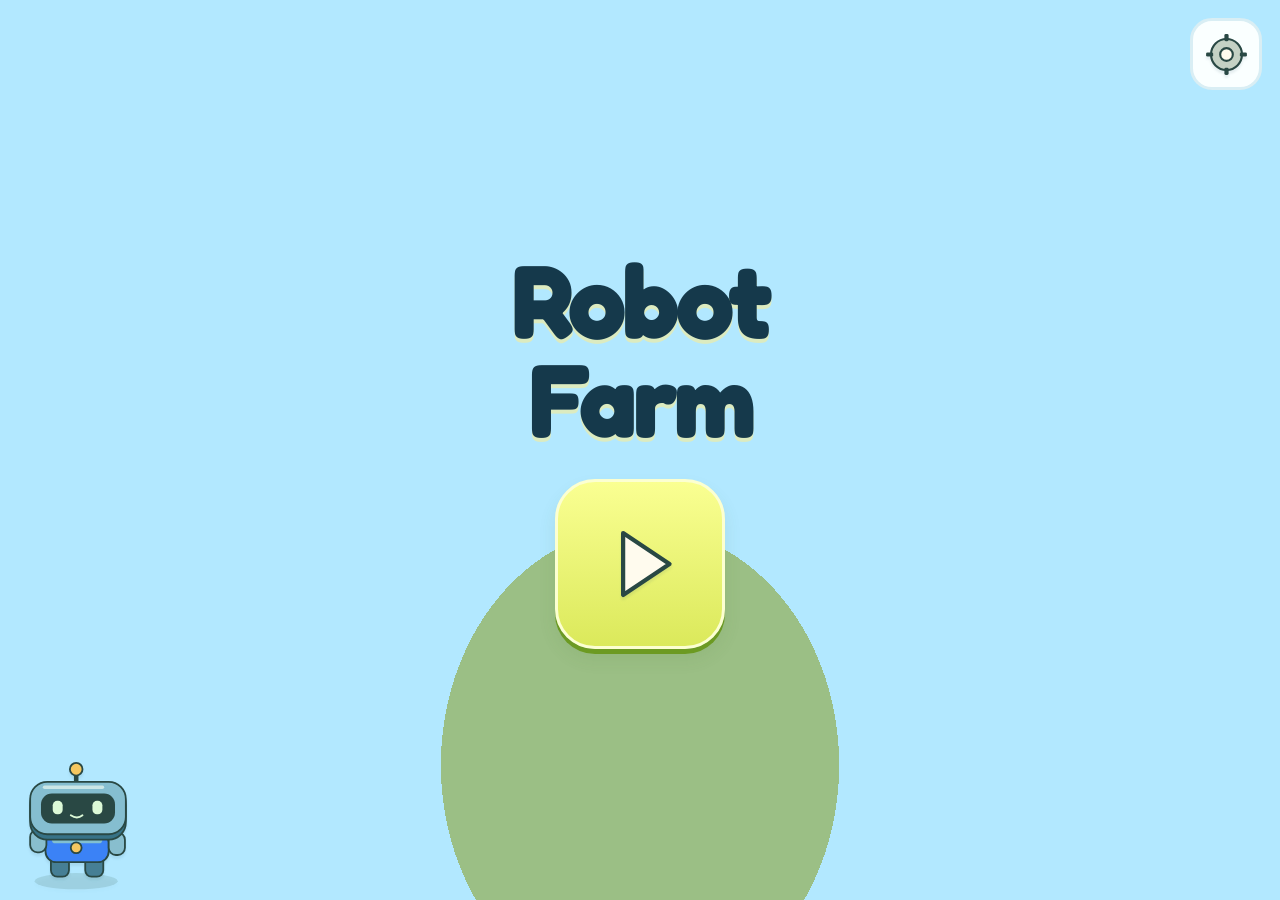
<file: index.html>
<!doctype html>
<html lang="en">
<head>
<meta charset="utf-8">
<meta name="viewport" content="width=device-width, initial-scale=1, viewport-fit=cover">
<meta name="apple-mobile-web-app-capable" content="yes">
<meta name="mobile-web-app-capable" content="yes">
<meta name="apple-mobile-web-app-status-bar-style" content="black-translucent">
<meta name="apple-mobile-web-app-title" content="Robot Farm">
<meta name="theme-color" content="#c4e9e5">
<link rel="manifest" href="manifest.webmanifest">
<link rel="apple-touch-icon" href="icon.png">
<link rel="icon" href="icon.png">
<title>Robot Farm</title>
<style>
@font-face { font-family: Andika; src: url(fonts/Andika-Regular.woff2) format('woff2'); font-display: swap; }
:root {
  --sky: #8fd3ff; --sky2: #d4f0ff; --grass: #6cc644; --soil: #8b5a2b; --water: #4fb3ff;
  --ink: #1d2b3a; --card: #fffdf6; --gold: #ffcc33; --bot: #3b82f6;
  font-family: "Avenir Next", Avenir, Verdana, system-ui, sans-serif;
}
* { box-sizing: border-box; -webkit-tap-highlight-color: transparent; }
html, body { margin: 0; height: 100%; overflow: hidden; overscroll-behavior: none; }
body { background: linear-gradient(var(--sky), var(--sky2)); color: var(--ink); user-select: none; -webkit-user-select: none; -webkit-touch-callout: none; touch-action: manipulation; }
button { font: inherit; color: inherit; border: 0; background: none; cursor: pointer; touch-action: manipulation; padding: 0; }
.screen { position: fixed; inset: 0; display: none; padding: env(safe-area-inset-top) env(safe-area-inset-right) env(safe-area-inset-bottom) env(safe-area-inset-left); }
.screen.on { display: flex; }
.round { width: 72px; height: 72px; border-radius: 50%; font-size: 34px; background: rgba(255,255,255,.9); box-shadow: 0 5px 0 rgba(0,0,0,.18); }
.round:active, .pod:active, .opt:active, .choice:active { transform: translateY(3px); }

/* start */
#start { flex-direction: column; align-items: center; justify-content: center; gap: 30px; }
.logo { margin: 0; font-size: 96px; line-height: .95; text-align: center; color: #fff; letter-spacing: 2px; text-shadow: 0 6px 0 #3b6e22, 0 10px 18px rgba(0,0,0,.25); font-weight: 900; }
.play { width: 170px; height: 170px; border-radius: 40px; font-size: 90px; color: #fff; background: #22c55e; box-shadow: 0 10px 0 #15803d; }
.play.small { width: 120px; height: 120px; font-size: 64px; border-radius: 30px; margin-top: 18px; }
.colors { display: flex; gap: 26px; }
.swatch { width: 110px; height: 110px; border-radius: 30px; box-shadow: 0 8px 0 rgba(0,0,0,.25); }
.colors[hidden] { display: none; }

/* robot (original design; never red, which is Letterland's "r") */
.bot { position: fixed; left: 18px; bottom: 14px; width: 96px; z-index: 5; pointer-events: none; animation: bob 2.4s ease-in-out infinite; }
.bot .head { height: 64px; border-radius: 20px; background: var(--bot); position: relative; box-shadow: inset 0 -7px rgba(0,0,0,.18); }
.bot .head::before { content: ''; position: absolute; left: 50%; top: -16px; width: 6px; height: 16px; margin-left: -3px; background: #5b6470; }
.bot .head::after { content: ''; position: absolute; left: 50%; top: -26px; width: 16px; height: 16px; margin-left: -8px; border-radius: 50%; background: var(--gold); }
.bot .head i { position: absolute; top: 16px; width: 18px; height: 22px; border-radius: 9px; background: #fff; }
.bot .head i:first-child { left: 18px; } .bot .head i:nth-child(2) { right: 18px; }
.bot .head i::after { content: ''; position: absolute; left: 5px; top: 6px; width: 8px; height: 10px; border-radius: 4px; background: var(--ink); }
.bot .head b { position: absolute; bottom: 10px; left: 50%; width: 30px; height: 6px; margin-left: -15px; border-radius: 3px; background: var(--ink); }
.bot.talk .head b { animation: talk .22s infinite alternate; }
.bot .body { width: 64px; height: 34px; margin: 4px auto 0; border-radius: 12px 12px 8px 8px; background: var(--bot); filter: brightness(.88); }
.bot .hat { position: absolute; top: -58px; left: 0; right: 0; text-align: center; font-size: 46px; }
.bot.happy { animation: hop .45s ease 2; }
body[data-screen="parent"] .bot, body[data-screen="page"] .bot { display: none; }
@keyframes bob { 50% { transform: translateY(-6px); } }
@keyframes hop { 50% { transform: translateY(-34px); } }
@keyframes talk { to { height: 15px; border-radius: 8px; } }

/* farm */
#farm { align-items: center; justify-content: center; gap: 20px; padding-left: 130px; }
.hud { position: absolute; top: calc(10px + env(safe-area-inset-top)); left: 50%; transform: translateX(-50%); display: flex; gap: 22px; font-size: 30px; font-weight: 800; background: rgba(255,255,255,.8); padding: 6px 22px; border-radius: 30px; white-space: nowrap; }
#grid { width: min(calc(100vw - 340px), calc((100vh - 110px) * 10 / 6)); display: grid; grid-template-columns: repeat(10, 1fr); margin-top: 56px; border: 6px solid #4a7d2a; border-radius: 10px; box-shadow: 0 8px 0 rgba(0,0,0,.2); overflow: hidden; }
.tile { aspect-ratio: 1; display: grid; place-items: center; position: relative; font-size: min(4.6vw, 7.4vh); line-height: 1; }
.tile.grass { background: var(--grass) repeating-conic-gradient(rgba(0,0,0,.05) 0 25%, transparent 0 50%) 0 0 / 50% 50%; }
.tile.soil { background: var(--soil) repeating-linear-gradient(0deg, rgba(0,0,0,.14) 0 5px, transparent 5px 14px); }
.tile.water { background: var(--water) repeating-linear-gradient(135deg, rgba(255,255,255,.18) 0 6px, transparent 6px 16px); }
.tile.seed { font-size: min(2vw, 3.4vh); }
.tile.sprout { font-size: min(3vw, 5vh); }
.tile.ready { animation: ready 1.3s ease-in-out infinite; }
.tile.golden { filter: drop-shadow(0 0 8px gold) drop-shadow(0 0 3px gold); }
.tile .mini { font-size: .62em; margin-top: -14px; }
.tile small { position: absolute; bottom: 3px; font-size: 15px; font-weight: 800; background: #fff; border-radius: 6px; padding: 0 5px; font-family: Andika, Verdana, sans-serif; }
body.placing .tile.grass:empty { outline: 3px dashed rgba(255,255,255,.8); outline-offset: -6px; }
@keyframes ready { 50% { transform: scale(1.12); } }
.board { display: flex; flex-direction: column; gap: 14px; margin-top: 50px; }
.pods { display: flex; flex-direction: column; gap: 14px; }
.pod { width: 100px; height: 100px; border-radius: 50%; font-size: 50px; background: radial-gradient(circle at 35% 30%, #fff, #bfe7ff 60%, #7cc8f4); box-shadow: 0 6px 0 rgba(0,0,0,.2); }
.pod.done { background: radial-gradient(circle at 35% 30%, #fff8d6, #ffd84d); }
.pod.glow { animation: glow 1.6s ease-in-out infinite; }
.pod.shopbtn { background: radial-gradient(circle at 35% 30%, #fff, #ffe2b8 60%, #f4b46c); }
@keyframes glow { 50% { box-shadow: 0 6px 0 rgba(0,0,0,.2), 0 0 0 10px rgba(255,255,255,.7); } }
#placing { position: absolute; bottom: 18px; left: 50%; transform: translateX(-50%); font-size: 46px; background: rgba(255,255,255,.9); padding: 4px 24px; border-radius: 30px; animation: glow 1.6s infinite; }
#placing[hidden] { display: none; }

/* mission */
#mission, #coop { flex-direction: column; align-items: center; }
.mtop { width: 100%; display: flex; justify-content: space-between; align-items: center; padding: 14px 22px; }
.bag { display: flex; gap: 6px; background: rgba(255,255,255,.8); padding: 8px 16px; border-radius: 40px; }
.bag i { width: 36px; height: 36px; border-radius: 50%; background: rgba(0,0,0,.1); display: grid; place-items: center; font-style: normal; font-size: 24px; }
.bag i.on::after { content: '🌱'; }
.prompt { font-size: 120px; line-height: 1.1; margin: 0; min-height: 10px; }
.prompt.teach, .prompt.twin { background: var(--card); padding: 6px 56px 14px; border-radius: 30px; box-shadow: 0 8px 0 rgba(0,0,0,.2); animation: pop .35s; }
.prompt.teach { font-size: 150px; }
.opts { flex: 1; width: 100%; display: flex; flex-wrap: wrap; gap: 26px; justify-content: center; align-content: center; max-width: 980px; padding: 0 24px 130px; }
.opts.hidden { visibility: hidden; }
.opt { min-width: 180px; min-height: 130px; padding: 4px 30px 12px; font-size: 76px; line-height: 1.2; background: var(--card); border-radius: 24px; box-shadow: 0 8px 0 rgba(0,0,0,.22); transition: opacity .3s, transform .15s; }
.opts.locked .opt:not(.faded) { opacity: .6; }
.opt.faded { opacity: .15; transform: scale(.88); }
.opt.right { background: #d9ffd0; transform: scale(1.08); opacity: 1; }
.opt.hint { outline: 7px solid var(--gold); animation: wiggle .7s ease-in-out infinite; }
.opts.grid { max-width: 860px; }
.opts.grid .opt { min-width: 230px; font-size: 62px; }
.opts.pods .opt { border-radius: 90px; background: radial-gradient(circle at 35% 30%, #fff, #d4efff); min-width: 220px; }
.opts.blocks .opt { border-radius: 6px; min-width: 150px; min-height: 150px; font-size: 96px; background: #cfcfcf repeating-conic-gradient(rgba(0,0,0,.07) 0 25%, transparent 0 50%) 0 0 / 22px 22px; border: 7px solid #9b9b9b; }
.glitch { position: absolute; right: 50px; top: 90px; font-size: 130px; transition: transform .4s; transform-origin: top right; }
.glitch span { display: inline-block; text-shadow: 3px 0 #ff4fd8, -3px 0 #3ee6ff; animation: jitter .4s steps(2) infinite; }
.glitch span.wob { animation: wob .5s; }
.glitch[hidden] { display: none; }
@keyframes wiggle { 25% { transform: rotate(-4deg) scale(1.05); } 75% { transform: rotate(4deg) scale(1.05); } }
@keyframes pop { from { transform: scale(.6); opacity: 0; } }
@keyframes jitter { 50% { transform: translate(2px, -1px); } }
@keyframes wob { 30% { transform: rotate(-14deg); } 70% { transform: rotate(12deg); } }

/* mission control */
.ctitle { font-size: 28px; font-weight: 800; color: #fff; text-shadow: 0 3px 0 rgba(0,0,0,.2); }
.bigcard { font-size: 190px; line-height: 1.15; background: var(--card); padding: 10px 80px 30px; border-radius: 34px; margin-top: 40px; min-width: 380px; text-align: center; box-shadow: 0 10px 0 rgba(0,0,0,.2); }
.bigcard.pop { animation: pop .3s; }
.fuel { position: absolute; right: 70px; top: 190px; width: 44px; height: 300px; border: 5px solid #fff; border-radius: 22px; overflow: hidden; background: rgba(255,255,255,.35); }
.fuel > div { position: absolute; left: 0; right: 0; bottom: 0; height: 0; background: linear-gradient(#ffd23f, #ff8a00); transition: height .4s; }
.ship { position: absolute; right: 52px; top: 96px; font-size: 80px; }
.ship.launch { animation: launch 1.8s ease-in forwards; }
@keyframes launch { to { transform: translateY(-120vh) rotate(-8deg); } }
.pstrip { position: absolute; left: 0; right: 0; bottom: 0; display: flex; gap: 12px; align-items: center; justify-content: flex-end; padding: 10px 18px calc(10px + env(safe-area-inset-bottom)); background: rgba(35,45,58,.88); color: #fff; font-size: 16px; }
.pstrip button { background: #e6e9ee; color: #1d2b3a; border-radius: 12px; padding: 0 16px; font-size: 17px; min-height: 52px; }
.answer { margin-right: auto; padding-left: 110px; opacity: .9; }
.bar3 { width: 90px; height: 8px; border-radius: 4px; background: rgba(255,255,255,.25); overflow: hidden; }
.bar3 i { display: block; height: 100%; width: 0; background: var(--gold); }
.bar3.go i { width: 100%; transition: width 3s linear; }

/* practice page (looks like a printed sheet) */
#page { flex-direction: column; background: #fff; }
.phead, .phead2 { display: flex; gap: 12px; align-items: center; padding: 12px 18px; background: #f1f4f8; font-size: 16px; }
.phead span { flex: 1; }
.phead button, .pbtn, .pwrap button, .pwrap .file { background: #1d2b3a; color: #fff; border-radius: 10px; padding: 10px 16px; font-size: 16px; display: inline-block; cursor: pointer; }
.page { flex: 1; display: grid; grid-template-columns: repeat(5, 1fr); gap: 14px 10px; padding: 26px 40px; font-size: 46px; align-content: start; overflow: auto; }
.page.letters { grid-template-columns: repeat(10, 1fr); font-size: 44px; }
.pw { padding: 6px; border-radius: 10px; position: relative; }
.pw.seed { background: #fff3c4; }
.pw.seed::after { content: '🌱'; position: absolute; top: -8px; right: -2px; font-size: 22px; }

/* grown-up area */
#parent { background: #f6f8fb; overflow: auto; display: none; }
#parent.on { display: block; }
.pwrap { max-width: 920px; margin: 0 auto; padding: 0 18px 60px; user-select: text; -webkit-user-select: text; }
.phead2 { justify-content: space-between; background: none; padding: 18px 0 6px; }
.phead2 h1 { margin: 0; font-size: 26px; }
.pwrap section { background: #fff; border-radius: 16px; padding: 14px 18px; margin: 14px 0; box-shadow: 0 1px 3px rgba(0,0,0,.08); }
.pwrap h2 { font-size: 19px; margin: 4px 0 10px; }
.pwrap p, .pwrap li { font-size: 15px; line-height: 1.5; }
.pwrap label { display: block; margin: 10px 0; font-size: 15px; }
.pwrap input:not([type]), .pwrap select, .pwrap textarea { display: block; width: 100%; margin-top: 4px; font: inherit; font-size: 16px; padding: 8px 10px; border: 1px solid #cbd3dd; border-radius: 8px; }
.pwrap input[type=range] { width: 100%; }
.btns { display: flex; flex-wrap: wrap; gap: 10px; margin-top: 10px; }
.pwrap .danger { background: #fff; color: #b42318; border: 1px solid #f0c3bf; }
.chip { display: inline-block; min-width: 34px; text-align: center; padding: 3px 9px; margin: 3px; border-radius: 9px; font-size: 18px; font-family: Andika, Verdana, sans-serif; background: #eef1f5; }
.chip.learning { background: #fff1b8; } .chip.known { background: #cfe6ff; } .chip.mastered { background: #c9f2c7; }
.letters { display: flex; flex-wrap: wrap; }
.letters .chip { min-width: 30px; padding: 2px 4px; margin: 2px; }
.banner { background: #fff7d6; border: 1px solid #f1d675; border-radius: 12px; padding: 10px 14px; margin-top: 12px; font-size: 16px; }
.badge { background: #fff1b8; border-radius: 8px; padding: 2px 8px; font-size: 15px; }
.hint { color: #4b5563; }
.list { border-top: 1px solid #eef1f5; padding-top: 8px; margin-top: 8px; }
.pwrap .swatch { width: 40px; height: 40px; border-radius: 10px; margin: 4px 6px 0 0; padding: 0; vertical-align: middle; }

/* gear, modal, effects */
.gear { position: fixed; top: calc(10px + env(safe-area-inset-top)); right: 12px; width: 46px; height: 46px; border-radius: 50%; background: rgba(255,255,255,.5); font-size: 22px; z-index: 6; }
.gear.holding { animation: fill 3s linear forwards; }
@keyframes fill { to { transform: rotate(360deg); background: rgba(255,204,51,.95); } }
body:not([data-screen="farm"]):not([data-screen="start"]) .gear { display: none; }
.modal { position: fixed; inset: 0; background: rgba(20,30,40,.4); display: grid; place-items: center; z-index: 20; }
.modal[hidden] { display: none; }
.mbox { background: var(--card); border-radius: 30px; padding: 26px 30px; max-width: 92vw; max-height: 92vh; overflow: auto; text-align: center; box-shadow: 0 10px 0 rgba(0,0,0,.2); animation: pop .3s; }
.mbox h2 { margin: 0 0 14px; font-size: 26px; }
.row { display: flex; gap: 16px; justify-content: center; margin: 10px 0; }
.choice { font-size: 58px; width: 116px; height: 116px; border-radius: 24px; background: #fff; box-shadow: 0 6px 0 rgba(0,0,0,.2); }
.choice.golden { background: #fff3b0; filter: drop-shadow(0 0 7px gold); }
.shop { display: grid; grid-template-columns: repeat(6, 112px); gap: 14px; margin-bottom: 16px; }
.shop-item { height: 120px; border-radius: 22px; background: #fff; box-shadow: 0 6px 0 rgba(0,0,0,.18); display: flex; flex-direction: column; align-items: center; justify-content: center; gap: 4px; }
.shop-item .e { font-size: 54px; line-height: 1; } .shop-item .p { font-size: 18px; font-weight: 800; }
.shop-item.dim { opacity: .4; } .shop-item.sel { outline: 6px solid var(--gold); }
.sum { font-size: 64px; line-height: 1.2; max-width: 80vw; }
.gate-in { font-size: 36px; width: 180px; text-align: center; padding: 8px; border-radius: 12px; border: 2px solid #cbd3dd; margin-right: 10px; }
.floaty { position: fixed; transform: translate(-50%, 0); font-size: 30px; font-weight: 900; pointer-events: none; animation: floatup 1s ease-out forwards; z-index: 30; color: #fff; text-shadow: 0 2px 4px rgba(0,0,0,.4); }
@keyframes floatup { to { transform: translate(-50%, -70px); opacity: 0; } }
.fly { position: fixed; font-size: 42px; margin: -21px 0 0 -21px; transition: transform .55s ease-in; z-index: 30; pointer-events: none; }
.rotate { position: fixed; inset: 0; background: var(--sky); display: none; place-items: center; font-size: 110px; z-index: 50; }

@media (prefers-reduced-motion: reduce) { *, *::before, *::after { animation: none !important; transition: none !important; } }
</style>
<link rel="stylesheet" href="ui.css">
<link rel="stylesheet" href="adventure.css">
<link rel="preload" href="fonts/Fredoka-Latin.woff2" as="font" type="font/woff2" crossorigin>
<link rel="preload" href="fonts/Andika-Regular.woff2" as="font" type="font/woff2" crossorigin>
</head>
<body data-screen="start">

<main id="start" class="screen on">
  <h1 class="logo">Robot<br>Farm</h1>
  <button id="play" class="play" aria-label="Play">▶</button>
  <div id="colors" class="colors" hidden></div>
</main>

<main id="farm" class="screen">
  <div class="hud"><span>🪙 <b id="coins">0</b></span><span>🌱 <b id="seeds">0</b></span><span>✨ <b id="gseeds">0</b></span><span id="medals" hidden>🏅 <b id="medalN">0</b>/6</span><span id="trophy" hidden>🏆</span></div>
  <div class="farm-viewport"><div id="grid" class="grid"></div></div>
  <aside class="board">
    <div id="pods" class="pods"></div>
    <button id="rocket" class="pod" aria-label="Mission Control">🚀</button>
    <button id="shopBtn" class="pod shopbtn" aria-label="Shop">🛒</button>
  </aside>
  <div id="placing" class="placing" hidden></div>
</main>

<main id="yard" class="screen">
  <header class="yard-top"><h1>Robot Farm<span class="yard-subtitle">Your next farm adventure</span></h1><div id="yardCounts" class="yard-counts"></div></header>
  <div class="yard-layout"><aside><h2>Your equipment jobs</h2><div id="yardJobs"></div></aside>
    <section class="yard-adventure"><h2 id="yardTitle"></h2><div id="yardScene" class="island-scene"><canvas id="yardIsland" aria-hidden="true"></canvas></div><button id="yardStart" class="yard-start"></button></section>
  </div>
  <nav class="yard-nav"><button id="yardFarm" class="round" aria-label="Visit the farm"></button><button id="yardDrive" class="round" aria-label="Drive a tractor and trailer"></button><button id="yardCoop" class="round" aria-label="Mission Control"></button></nav>
</main>

<main id="mission" class="screen">
  <div class="mtop"><button id="quit" class="round" aria-label="Back to equipment jobs">🏡</button><div id="bag" class="bag"></div><button id="replay" class="round" aria-label="Hear it again">🔊</button></div>
  <div id="glitch" class="glitch" hidden><span>☁️</span></div>
  <section class="mission-equipment"><h2 id="jobTitle"></h2><div id="jobScene" class="equipment-scene"></div></section>
  <div id="jobAction" hidden><p id="actionTitle"></p><button id="actionGo" class="play" aria-label="Power up our farm machine">🚜</button></div>
  <div id="prompt" class="prompt"></div>
  <div id="opts" class="opts"></div>
</main>

<main id="coop" class="screen">
  <div class="mtop"><button id="coopQuit" class="round" aria-label="Back to equipment jobs">🏡</button><span class="ctitle">Mission Control</span><span style="width:72px"></span></div>
  <div id="card" class="bigcard"></div>
  <div class="fuel"><div id="fuel"></div></div>
  <div id="ship" class="ship">🚀</div>
  <div class="pstrip">
    <span id="answer" class="answer"></span>
    <div class="bar3" title="3 seconds"><i></i></div>
    <button data-r="fast">✓ Instant</button><button data-r="slow">⏳ Slow</button><button data-r="again">↺ Again later</button>
  </div>
</main>

<main id="page" class="screen">
  <div class="phead"><span id="pageTitle"></span><button id="pageDone">Done</button><button id="pageCancel">Cancel</button></div>
  <div id="pageGrid" class="page"></div>
</main>

<main id="drive" class="screen"></main>

<main id="parent" class="screen"><div class="pwrap">
  <div class="phead2"><h1>Grown-up settings</h1><button id="parentBack">Back to the game</button></div>
  <div id="parentBody"></div>
</div></main>

<div id="bot" class="bot" aria-hidden="true"><span class="hat"></span><div class="head"><i></i><i></i><b></b></div><div class="body"></div></div>
<main id="progressReport" class="screen">
  <nav class="report-toolbar" aria-label="Progress report actions"><button id="reportBack">Back to settings</button><button id="reportShare" disabled>Share image</button><button id="reportSave" disabled>Save image</button><button id="reportPrint">Print / PDF</button><button id="reportCopy">Copy summary</button></nav>
  <p id="reportNotice" role="status"></p><div id="reportBody"></div>
</main>
<button id="gear" class="gear" aria-label="Grown-up settings: hold for 3 seconds or press Enter">⚙️</button>
<div id="modal" class="modal" hidden></div>
<div class="rotate">📱↪️</div>

<script type="module">
import * as L from './logic.js';
import { TIME_KEY, emptyUsage, validUsage, createUsage, duration } from './usage-time.js';
import { reportData, reportMarkup, reportImage } from './progress-report.js';
import { PREF_KEY, ALPHABET, preferences, validPreferences, focusedLetters, focusContext } from './preferences.js';
import { readProgress, writeProgress, validJobs } from './job-progress.js';
import { art, robotArt } from './art.js';
import { rankVoices, voiceQuality, audioPreferences, speechRate } from './presentation.js';
import { sounds } from './sounds.js';
import { narrationPlan, createNarrator } from './narration.js';
import { NARRATION_CLIPS } from './narration-clips.js';
import { createDriving } from './driving.js';
import {farmWorld} from './adventure-world.js';
import { JOBS, jobFor, equipmentProgress, jobIcon, createEquipment } from './equipment.js';

const $ = s => document.querySelector(s);
const el = (tag, cls = '', text) => { const e = document.createElement(tag); if (cls) e.className = cls; if (text != null) e.textContent = text; return e; };
const ICON = { '📖': 'book', '🪙': 'coin', '🌱': 'seed', '✨': 'goldseed', '🔎': 'search', '⛏️': 'pick', '🫧': 'pod', '🔠': 'twins', '☁️': 'glitch', '🚀': 'rocket', '🛒': 'shop', '🏡': 'home', '🔊': 'sound', '⚙️': 'gear', '🏅': 'medal', '🥕': 'carrot', '🌽': 'corn', '🍓': 'strawberry', '🎃': 'pumpkin', '🌳': 'tree', '🛸': 'ship', '🤖': 'bot', '⭐': 'star', '🌟': 'star', '🔙': 'back', '▶': 'play', '🧢': 'cap', '🎩': 'tophat', '👑': 'crown' };
const button = (cls, text, fn) => { const b = el('button', cls); if (ICON[text]) { b.append(art(ICON[text])); b.setAttribute('aria-label', ICON[text]); } else b.textContent = text; b.onclick = fn; return b; };
const putArt = (node, name) => node.replaceChildren(art(name));
const esc = s => String(s).replace(/[&<>"']/g, c => ({ '&': '&amp;', '<': '&lt;', '>': '&gt;', '"': '&quot;', "'": '&#39;' })[c]);
const pick = a => a[Math.floor(Math.random() * a.length)];
const qs = new URLSearchParams(location.search);
const FAST = qs.has('fast');                       // testing: silent, short waits
const TODAY = () => qs.get('today') || L.today(); // testing: ?today=2026-10-11 makes crops grow
const sleep = ms => new Promise(r => setTimeout(r, FAST ? ms / 10 : ms));

// ---------- saved state (lives only on this iPad) ----------
const KEY = 'robotfarm.v1';
const COLORS = ['#3b82f6', '#22c55e', '#f59e0b', '#a855f7']; // no red: Letterland's Red Robot stands for "r"
function newFarm() {
  const t = Array.from({ length: 60 }, () => ({ t: 'grass' })); // 10 x 6 tiles
  const ago = n => { const d = new Date(TODAY() + 'T12:00'); d.setDate(d.getDate() - n); return L.today(d); };
  [21, 22, 23, 31, 32, 33].forEach((i, n) => { t[i] = { t: 'soil' }; if (n < 3) t[i].crop = { kind: 'carrot', planted: ago(2) }; }); // a harvest on day one
  t[8].thing = 'ship'; t[46].thing = 'tree'; t[59].thing = 'tree';
  return t;
}
const fresh = () => ({
  v: 1, start: TODAY(),
  settings: { child: '', color: '', voice: '', rate: 0.95, perDay: 3 },
  lists: [{ words: [...L.LIST_1], say: {} }], cur: 0,
  items: {}, day: { date: TODAY(), done: [], coop: 0 }, log: {},
  coins: 0, seeds: 3, goldSeeds: 0, hat: '', placing: null, newBots: [], streak: 0, best: { streak: 0 },
  farm: newFarm(),
});
let parentPrefs = preferences(null);
try { parentPrefs = preferences(JSON.parse(localStorage.getItem(PREF_KEY))); } catch {}
const focusKeys = () => focusedLetters(parentPrefs);
const reducedMotion = () => parentPrefs.calm || matchMedia('(prefers-reduced-motion: reduce)').matches;
const applyPreferences = () => document.body.classList.toggle('calm', parentPrefs.calm);
applyPreferences();
const heldPointers = new Set(), heldKeys = new Set();
const usage = createUsage(localStorage, {engaged:() => heldPointers.size > 0 || heldKeys.size > 0});
document.addEventListener('pointerdown', e => { heldPointers.add(e.pointerId); usage.input(); }, {passive:true});
for (const event of ['pointerup','pointercancel']) window.addEventListener(event, e => { heldPointers.delete(e.pointerId); usage.input(); }, {passive:true});
document.addEventListener('keydown', e => { heldKeys.add(e.code); usage.input(); }, {passive:true});
window.addEventListener('keyup', e => { heldKeys.delete(e.code); usage.input(); }, {passive:true});
document.addEventListener('input', () => usage.input(), {passive:true});
const pauseUsage = () => { heldPointers.clear(); heldKeys.clear(); usage.pause(); };
document.addEventListener('visibilitychange', () => document.hidden ? pauseUsage() : usage.resume());
window.addEventListener('blur', pauseUsage);window.addEventListener('focus', () => usage.resume());
window.addEventListener('pagehide', pauseUsage);
window.addEventListener('pageshow', event => { if (event.persisted) usage.resume(); });
setInterval(() => usage.flush(), 15000);
let S = fresh(), jobSessions = [];
const stored = readProgress(localStorage, KEY); jobSessions = stored.jobs;
try { const s = JSON.parse(stored.raw); if (s?.v === 1) S = { ...fresh(), ...s, settings: { ...fresh().settings, ...s.settings } }; } catch {}
const save = () => { try { checkpoint(); writeProgress(localStorage, KEY, S, jobSessions); return true; } catch (e) { console.warn('save failed', e); return false; } };

const item = k => (S.items[k] ||= L.newItem());
const peek = k => S.items[k] || L.newItem();
const status = it => L.isMastered(it) ? 'mastered' : L.isKnown(it) ? 'known' : it.last ? 'learning' : 'new';
const curList = () => S.lists[S.cur];
const listKeys = l => l.words.map(w => 'W:' + w);
const wordKeys = () => [...new Set(S.lists.slice(0, S.cur + 1).flatMap(listKeys))]; // current list + earlier lists (review)
const sayWord = w => S.lists.find(l => l.say?.[w])?.say[w] || w;
const speak = k => L.isLetterKey(k) ? L.letterName(L.keyText(k)) : sayWord(L.keyText(k));
const caseWord = k => L.isUpper(L.keyText(k)) ? 'big' : 'little';
const dayIndex = () => Math.max(0, L.daysBetween(S.start, TODAY()));
function rollDay() { if (S.day.date !== TODAY()) { S.day = { date: TODAY(), done: [], coop: 0 }; save(); } }
const logToday = k => { (S.log[TODAY()] ||= { m: 0, g: 0, c: 0 })[k]++; };
// Mastery can happen on a solo tap or a read-aloud; collect it for a "bot rescued!" party.
function track(k, fn) { const it = item(k), was = L.isMastered(it); fn(it); if (!was && L.isMastered(it)) S.newBots.push(k); }

// ---------- original local clips, with gentle synthesis as a fallback ----------
let ac, sound;
const AUDIO_KEY = 'robotfarm.audio.v1';
let audioPrefs = audioPreferences(null);
try { audioPrefs = audioPreferences(JSON.parse(localStorage.getItem(AUDIO_KEY))); } catch {}
function tone(notes, dur = 0.12, type = 'sine', vol = 0.12) {
  if (!ac || FAST) return;
  let t = ac.currentTime;
  for (const f of notes) {
    const o = ac.createOscillator(), g = ac.createGain();
    o.type = type; o.frequency.value = f;
    g.gain.setValueAtTime(vol, t); g.gain.exponentialRampToValueAtTime(0.001, t + dur);
    o.connect(g); g.connect(ac.destination); o.start(t); o.stop(t + dur);
    t += dur * 0.8;
  }
}
function effect(name, fallback) { if (parentPrefs.effects && !sound?.play(name)) fallback(); }
const sfx = {
  pop: () => effect('tap', () => tone([660, 880], .08, 'triangle', .07)),
  gold: () => effect('gold', () => tone([523, 659, 1047], .11)),
  silver: () => effect('silver', () => tone([523, 659], .1, 'sine', .06)),
  soft: () => effect('hmm', () => tone([330, 392], .16, 'sine', .04)),
  coin: () => effect('coin', () => tone([988, 1319], .08, 'sine', .06)),
  harvest: () => effect('harvest', () => tone([392, 784], .1, 'triangle', .07)),
  bag: () => effect('bag', () => tone([523, 784, 1047], .15)),
  rocket: () => effect('rocket', () => tone([180, 220, 260, 300], .1, 'triangle', .03)),
  medal: () => effect('medal', () => tone([523, 784, 1047, 1319], .15)),
  win: () => effect('complete', () => tone([523, 659, 784, 1047], .15)),
};

// ---------- voice ----------
const synth = window.speechSynthesis;
let voice = null;
function pickVoice() {
  const vs = rankVoices(synth?.getVoices() || []);
  voice = vs.find(v => v.voiceURI === S.settings.voice) || vs[0] || null;
}

if (synth) { pickVoice(); synth.onvoiceschanged = pickVoice; }
let talkId = 0, currentSpeech = Promise.resolve(), finishSpeech, cancelDevice;
const narrator = createNarrator();
function stopSpeech() {
  ++talkId; narrator.stop(); synth?.cancel(); cancelDevice?.(); cancelDevice=null; finishSpeech?.();
}
window.addEventListener('pagehide', stopSpeech);
function say(text, previewURI = null, previewRate = S.settings.rate) {
  console.debug('🤖', text);
  stopSpeech();
  const id = talkId, bot = $('#bot'), rate = speechRate(previewRate);
  sound?.speech(true);
  currentSpeech = new Promise(res => {
    let done = false;
    const fin = () => { if (done) return; done = true; bot.classList.remove('talk'); sound?.speech(false); res(); };
    finishSpeech = fin;
    if (FAST) return setTimeout(fin, 30);
    bot.classList.add('talk');
    const recorded = [null, '', '__helena__'].includes(previewURI) && (previewURI !== null || !S.settings.voice);
    const plan = recorded ? narrationPlan(text) : [{text}];
    (async () => {
      for (const part of plan) {
        if (id !== talkId) break;
        if (part.file && await narrator.play(part, rate)) continue;
        if (id !== talkId) break;
        await deviceSpeech(part.text, previewURI, rate);
      }
    })().catch(e => console.warn('Narration unavailable', e)).finally(() => { if (id === talkId) fin(); });
  });
  return currentSpeech;
}
function deviceSpeech(text, previewURI, rate) {
  return new Promise(res => {
    let done=false, watchdog;
    const fin=()=>{if(done)return;done=true;clearTimeout(watchdog);res();};
    cancelDevice = fin;
    if (!synth) return setTimeout(fin, 400 + text.length * 70);
    watchdog=setTimeout(()=>{synth.cancel();fin();},1500+text.length*90/rate);
    const u=new SpeechSynthesisUtterance(text), available=rankVoices(synth.getVoices());
    pickVoice();
    const selected=previewURI && !['__helena__','__device__'].includes(previewURI) ? available.find(v=>v.voiceURI===previewURI)||available[0] : voice;
    if(selected)u.voice=selected;
    u.lang=selected?.lang||'en-US';u.rate=rate;u.pitch=1;u.onend=u.onerror=fin;
    synth.speak(u);
  });
}
async function speechIdle() {
  let pending;
  do { pending = currentSpeech; await pending; } while (pending !== currentSpeech);
}

// ---------- screens & helpers ----------
let walkTimer, driver;
function show(id) {
  stopSpeech();
  if (id !== 'drive') driver?.stop();
  clearTimeout(walkTimer);
  if (id === 'farm') walkTimer = setTimeout(wanderBots, FAST ? 1200 : 12000);
  document.querySelectorAll('.screen').forEach(s => s.classList.toggle('on', s.id === id));
  document.body.dataset.screen = id; sound?.scene(id);
  usage.activity(id === 'mission' ? $('#jobTitle').textContent + ' · reading job' : ({start:'Welcome screen',yard:'Equipment hub',farm:'Farm play',drive:'Tractor driving',coop:'Grown-up read-aloud',page:'Practice page',parent:'Grown-up settings',progressReport:'Progress report'}[id] || id));
}
function applyLook() {
  document.body.style.setProperty('--bot', S.settings.color || COLORS[0]);
  const palette = { '#3b82f6': ['#85bed0', '#377286'], '#22c55e': ['#a9d2a1', '#477858'], '#f59e0b': ['#e9cb8b', '#9a763c'], '#a855f7': ['#c8b5df', '#75618d'] };
  const [light, dark] = palette[S.settings.color] || palette[COLORS[0]];
  document.body.style.setProperty('--bot-light', light); document.body.style.setProperty('--bot-dark', dark);
  $('#bot .hat').replaceChildren();
  if (S.hat && ICON[S.hat]) $('#bot .hat').append(art(ICON[S.hat]));
}
const happy = () => { const b = $('#bot'); b.classList.remove('happy'); void b.offsetWidth; b.classList.add('happy'); };
const modal = $('#modal');
function openModal(title, sticky = false) {
  modal.replaceChildren(); modal.hidden = false; modal.dataset.sticky = sticky ? '1' : '';
  const box = el('div', 'mbox');
  if (title) box.append(el('h2', '', title));
  modal.append(box);
  return box;
}
let rewardTimer;
function closeModal() { clearTimeout(rewardTimer); modal.hidden = true; modal.replaceChildren(); sound?.scene(document.body.dataset.screen); }
modal.onclick = e => { if (e.target === modal && !modal.dataset.sticky) closeModal(); };
function floaty(from, text) {
  const r = from.getBoundingClientRect(), f = el('div', 'floaty', text.replace('🪙', '').trim());
  if (text.includes('🪙')) f.append(art('coin'));
  f.style.left = r.left + r.width / 2 + 'px'; f.style.top = r.top + 'px';
  document.body.append(f); setTimeout(() => f.remove(), 1000);
}
async function celebrateBots() {
  const ks = S.newBots.splice(0); save();
  if (!ks.length) return;
  const box = openModal('', true);
  const crew = el('div', 'sum');
  ks.slice(0, 6).forEach(() => crew.append(art('botHappy')));
  box.append(crew, el('div', 'sum teaching', ks.slice(0, 8).map(L.keyText).join('  ')));
  sfx.win(); happy();
  await say(ks.length === 1 ? `You rescued a bot! It loves ${speak(ks[0])}!` : `You rescued ${ks.length} bots! They moved onto your farm!`);
  await sleep(700); closeModal();
}

// ---------- start ----------
$('#play').onclick = () => {
  ac ||= new (window.AudioContext || window.webkitAudioContext)();
  ac.resume().catch(() => {}); sound ||= sounds(ac, FAST, audioPrefs);
  if (synth && !FAST) synth.speak(new SpeechSynthesisUtterance(' ')); // iOS: the first speech must come from a tap
  navigator.storage?.persist?.();
  sfx.pop();
  if (S.settings.color) return goFarm();
  $('#play').hidden = true;
  const c = $('#colors'); c.hidden = false;
  c.replaceChildren(...COLORS.map(col => {
    const b = button('swatch', '', () => { S.settings.color = col; save(); applyLook(); happy(); sfx.gold(); say("I love it! Let's go to the farm!").then(goFarm); });
    b.style.background = col; b.setAttribute('aria-label', 'robot color');
    return b;
  }));
  say('Hi! I am your robot. Pick my color!');
};

// ---------- farm ----------
const CROPS = { carrot: '🥕', corn: '🌽', strawberry: '🍓', pumpkin: '🎃' };
const SHOP = [
  { id: 'chicken', e: '🐔', name: 'chicken', price: 5, kind: 'animal', sound: 'Cluck cluck!' },
  { id: 'pig', e: '🐷', name: 'pig', price: 8, kind: 'animal', sound: 'Oink oink!' },
  { id: 'sheep', e: '🐑', name: 'sheep', price: 10, kind: 'animal', sound: 'Baa!' },
  { id: 'cow', e: '🐮', name: 'cow', price: 12, kind: 'animal', sound: 'Moo!' },
  { id: 'horse', e: '🐴', name: 'horse', price: 15, kind: 'animal', sound: 'Neigh!' },
  { id: 'soil', e: '🟫', name: 'garden spot', price: 4, kind: 'ground' },
  { id: 'flower', e: '🌻', name: 'sunflower', price: 2, kind: 'decor' },
  { id: 'tree', e: '🌳', name: 'tree', price: 3, kind: 'decor' },
  { id: 'rock', e: '🪨', name: 'rock', price: 1, kind: 'decor' },
  { id: 'brick', e: '🧱', name: 'brick block', price: 1, kind: 'decor' },
  { id: 'wood', e: '🪵', name: 'wood block', price: 1, kind: 'decor' },
  { id: 'water', e: '🟦', name: 'pond', price: 4, kind: 'ground' },
  { id: 'house', e: '🏠', name: 'house', price: 20, kind: 'decor' },
  { id: 'tractor', e: '🚜', name: 'tractor', price: 25, kind: 'decor' },
  { id: 'cap', e: '🧢', name: 'cap', price: 4, kind: 'hat' },
  { id: 'tophat', e: '🎩', name: 'top hat', price: 8, kind: 'hat' },
  { id: 'crown', e: '👑', name: 'crown', price: 20, kind: 'hat' },
];
const THING = Object.fromEntries([...SHOP, { id: 'ship', e: '🛸', name: 'space ship' }].map(x => [x.id, x]));
let greeted = false;

function goFarm() {
  rollDay(); closeModal(); renderFarm(); renderYard(); show(S.placing ? 'farm' : 'yard');
  if (S.party) return medalParty();
  if (S.placing) return say(`Tap an empty spot for your ${THING[S.placing].name}!`);
  if (greeted) return;
  greeted = true;
  say(`Hi ${S.settings.child || 'friend'}! Let’s get our farm machines ready. Tap the big play button to start a job.`);
}

async function medalParty() {
  S.party = false; save();
  const box = openModal('', true), medal = el('div', 'reward-hero'); medal.append(art('medal'));
  const count = S.lists.filter(l => l.passed).length;
  box.append(medal, el('div', 'reward-count', `${count} / 6`));
  const leave = () => { closeModal(); stopSpeech(); };
  box.append(button('play small', '🏡', leave));
  sound?.scene('reward'); sfx.medal(); happy(); confetti();
  rewardTimer = setTimeout(leave, FAST ? 380 : 3800);
  await say('You earned a medal! Great reading.');
}

const botAt = new Map();
function renderFarm() {
  countTo($('#coins'), S.coins); countTo($('#seeds'), S.seeds); countTo($('#gseeds'), S.goldSeeds);
  const medals = S.lists.filter(l => l.passed).length;
  $('#medals').hidden = !medals; $('#medalN').textContent = medals;
  $('#trophy').hidden = !(curList().ready && !curList().passed);
  const d = TODAY(), grid = $('#grid');
  if (!grid.children.length) S.farm.forEach((_, i) => {
    const b = el('button', 'tile'); b.onclick = () => tapTile(i, b); grid.append(b);
  });
  for (const [i, k] of botAt) if (S.farm[i].t !== 'grass' || S.farm[i].thing || !L.isMastered(peek(k))) botAt.delete(i);
  const bots = Object.keys(S.items).filter(k => L.isMastered(S.items[k])).slice(0, 14);
  const open = S.farm.map((_, i) => i).filter(i => S.farm[i].t === 'grass' && !S.farm[i].thing && !botAt.has(i));
  for (const k of bots) if (![...botAt.values()].includes(k) && open.length) botAt.set(open.shift(), k);
  S.farm.forEach((t, i) => {
    const b = grid.children[i], st = t.crop ? L.cropStage(t.crop, d) : '', k = botAt.get(i);
    const signature = [t.t, t.thing, t.crop?.kind, t.crop?.gold, st, k].join('|');
    if (b.dataset.signature === signature) return;
    b.dataset.signature = signature; b.className = 'tile ' + t.t; b.replaceChildren(); delete b.dataset.say;
    if (t.crop) {
      b.append(art(st === 'ready' ? t.crop.kind : st === 'sprout' ? 'sprout' : 'planted')); b.classList.add(st);
      if (t.crop.gold) b.classList.add('golden');
      b.setAttribute('aria-label', t.crop.kind + ' ' + st);
    } else if (t.thing) { b.append(art(t.thing)); if (THING[t.thing].kind === 'animal') b.classList.add('animal'); b.setAttribute('aria-label', THING[t.thing].name); }
    else if (k) { b.append(art('bot', 'mini'), el('small', '', L.keyText(k))); b.dataset.say = speak(k); b.setAttribute('aria-label', 'Rescued bot ' + L.keyText(k)); }
    else b.setAttribute('aria-label', t.t === 'soil' ? 'Plant here' : 'Empty ' + t.t);
  });
  document.body.classList.toggle('placing', !!S.placing);
  $('#placing').hidden = !S.placing;
  if (S.placing) $('#placing').replaceChildren(art('hand'), art(S.placing));
  renderPods();
}
function wanderBots() {
  if (document.body.dataset.screen !== 'farm') return;
  const occupied = [...botAt.keys()];
  if (occupied.length) {
    const from = pick(occupied), k = botAt.get(from);
    const open = S.farm.map((t, i) => i).filter(i => S.farm[i].t === 'grass' && !S.farm[i].thing && !botAt.has(i));
    if (open.length) {
      const to = pick(open); botAt.delete(from); botAt.set(to, k); renderFarm();
      const node = $('#grid').children[to].querySelector('.mini'), cell = $('#grid').children[to].getBoundingClientRect();
      if (!reducedMotion()) {
        node.style.transform = `translate(${((from % 10) - (to % 10)) * cell.width}px, ${(Math.floor(from / 10) - Math.floor(to / 10)) * cell.height}px)`;
        node.style.transition = 'transform 1.2s ease-in-out';
        requestAnimationFrame(() => requestAnimationFrame(() => { node.style.transform = ''; }));
      }
    }
  }
  walkTimer = setTimeout(wanderBots, 12000);
}

function tapTile(i, b) {
  const t = S.farm[i], d = TODAY();
  if (S.placing) return place(i);
  if (t.crop) {
    const st = L.cropStage(t.crop, d);
    if (st !== 'ready') return say(st === 'sprout' ? 'It is growing! Come back tomorrow.' : 'Just planted! Come back tomorrow.');
    const n = t.crop.gold ? 10 : 2;
    S.coins += n; delete t.crop; save(); sfx.harvest(); floaty(b, `+${n} 🪙`); renderFarm();
    return say(pick(['Yum!', 'Nice picking!', 'Harvest time!']));
  }
  if (t.t === 'soil') return S.seeds || S.goldSeeds ? chooseCrop(i) : say('You need seeds. Go on a mission to get more!');
  if (t.thing) {
    const th = THING[t.thing];
    if (th.kind === 'animal' && t.fed !== d) { t.fed = d; S.coins++; save(); sfx.coin(); floaty(b, '+1 🪙'); renderFarm(); } // one coin per animal per day
    return say(th.sound || (t.thing === 'ship' ? 'That is my space ship. It crashed here!' : th.name));
  }
  if (b.dataset.say) { sfx.pop(); return say(b.dataset.say); }
}

function chooseCrop(i) {
  const box = openModal('');
  for (const gold of [false, true]) {
    if (gold ? !S.goldSeeds : !S.seeds) continue;
    const r = el('div', 'row');
    for (const [kind, e] of Object.entries(CROPS)) {
      const b = button('choice' + (gold ? ' golden' : ''), e, () => plant(i, kind, gold));
      b.setAttribute('aria-label', (gold ? 'Golden ' : '') + kind); r.append(b);
    }
    box.append(r);
  }
  say(S.goldSeeds ? 'What do you want to plant? The shiny ones are golden!' : 'What do you want to plant?');
}
function plant(i, kind, gold) {
  closeModal();
  if (gold) S.goldSeeds--; else S.seeds--;
  S.farm[i].crop = { kind, planted: TODAY(), gold };
  save(); sfx.pop(); renderFarm();
  say('Planted! Come back tomorrow to see it grow.');
}

function openShop() {
  if (S.placing) return say(`First, tap a spot for your ${THING[S.placing].name}!`);
  const box = openModal(''), grid = el('div', 'shop');
  let sel = null;
  for (const it of SHOP) {
    const b = el('button', 'shop-item' + (S.coins < it.price ? ' dim' : ''));
    const image = el('span', 'e'), price = el('span', 'p', it.price);
    image.append(art(it.id)); price.append(art('coin')); b.append(image, price); b.setAttribute('aria-label', `${it.name}, ${it.price} coins`);
    b.onclick = () => {
      const roomy = it.kind === 'hat' || S.farm.some(t => t.t === 'grass' && !t.thing);
      if (sel === b && S.coins >= it.price && roomy) return buy(it); // second tap buys
      grid.querySelector('.sel')?.classList.remove('sel'); b.classList.add('sel'); sel = b;
      if (S.coins < it.price) return say(`${it.name}. ${it.price} coins. Let's get more coins first!`);
      say(roomy ? `${it.name}. ${it.price} coins. Tap it again to buy it!` : 'Your farm is full!');
    };
    grid.append(b);
  }
  box.append(grid, button('round', '🔙', closeModal));
  say(`You have ${S.coins} coins. Pick something!`);
}
function buy(it) {
  S.coins -= it.price; sfx.coin(); closeModal();
  if (it.kind === 'hat') { S.hat = it.e; save(); applyLook(); happy(); return say('Looking good!'); }
  S.placing = it.id; save(); renderFarm(); // saved, so a closed app never loses what he bought
  say(`Tap an empty spot for your ${it.name}!`);
}
function place(i) {
  const t = S.farm[i], it = THING[S.placing];
  if (t.t !== 'grass' || t.thing) return say('Pick an empty grass spot!');
  if (it.kind === 'ground') t.t = it.id; else t.thing = it.id;
  S.placing = null; save(); sfx.pop(); renderFarm();
  say('Great spot!');
}

// ---------- mission board ----------
const MISSION = {
  hunt: { icon: '🔎', intro: 'Find the Heart Word I say.' },
  pods: { icon: '🫧', intro: 'Find the Heart Word I say.' },
  letters: { icon: '⛏️', intro: 'Find the letter I say.' },
  twins: { icon: '🔠', intro: 'Every big letter has a little twin.' },
  boss: { icon: '☁️', intro: 'Glitch mixed up our machine! Read carefully to fix it.' },
};
function todaysMissions() {
  const words = wordKeys(), hasWords = words.length >= 2;
  const known = [...words, ...L.LETTER_KEYS].filter(k => L.isKnown(peek(k))).length;
  return L.dailyMissions(dayIndex(), S.settings.perDay).map(t =>
    t === 'boss' && known < 4 ? (hasWords ? 'hunt' : 'letters') : (t === 'hunt' || t === 'pods') && !hasWords ? 'letters' : t);
}
const allDoneToday = () => todaysMissions().every((_, n) => S.day.done.includes(n));
function renderPods() {
  $('#pods').replaceChildren(...todaysMissions().map((type, n) => {
    const done = S.day.done.includes(n);
    return button('pod ' + (done ? 'done' : 'glow'), done ? '⭐' : MISSION[type].icon,
      () => done ? say(allDoneToday() ? 'All missions done! Your crops grow while you sleep.' : 'You did that one. Great job!') : startMission(type, n));
  }));
  $('#rocket').classList.toggle('glow', allDoneToday() && !S.day.coop);
}
$('#rocket').onclick = () => { say('Mission Control! Get a grown-up.'); gate(() => startCoop()); };
$('#shopBtn').onclick = openShop;

// Equipment jobs wrap the existing daily mission slots; they add no learning state.
function dailyJob(n) { return jobFor(dayIndex(), S.settings.perDay, n); }
const yardWorld = farmWorld($('#yardIsland'));
function renderYard() {
  const missions = todaysMissions(), next = missions.findIndex((_, n) => !S.day.done.includes(n));
  const selected = next < 0 ? missions.length - 1 : next, job = dailyJob(selected);
  $('#yardJobs').replaceChildren(...missions.map((type, n) => {
    const done = S.day.done.includes(n), j = dailyJob(n), paused = pausedJob(type, n);
    const b = button('yard-job' + (done ? ' done' : '') + (n === next ? ' selected' : ''), '', () =>
      done ? openReader(j) : startMission(type, n));
    b.append(jobIcon(j), el('span', '', JOBS[j].name));
    if (done) b.append(art('star'));
    else if (paused) b.append(el('small', 'paused-job', `${paused.m.golds} / 10 · Resume`));
    b.setAttribute('aria-label', JOBS[j].name + (done ? ', complete' : paused ? ', resume saved job' : ''));
    return b;
  }));
  $('#yardTitle').textContent = next < 0 ? 'Our machines are ready!' : JOBS[job].name;
  const paused = next < 0 ? null : pausedJob(missions[next], next);
  yardWorld.resize();
  $('#yardStart').replaceChildren(art(next < 0 ? 'tractor' : 'play'), el('span', '', next < 0 ? 'Pick a road' : paused ? 'Resume our farm job' : 'Start our farm job'));
  $('#yardStart').onclick = () => next < 0 ? openRoads() : startMission(missions[next], next);
  $('#yardCounts').replaceChildren(...[['seed', S.seeds], ['coin', S.coins]].map(([name, value]) => {
    const count = el('span'); count.append(art(name), el('b', '', value)); return count;
  }));
}
function openRoads() { closeModal(); show('drive'); driver.openRoads(); }
$('#yardFarm').onclick = () => { show('farm'); renderFarm(); say('Here is your farm. Tap a crop to harvest, or the tractor to drive.'); };
$('#yardDrive').onclick = openRoads;
$('#yardCoop').onclick = () => $('#rocket').click();

// ---------- missions ----------
const WORD_FONTS = ['Andika, Verdana, sans-serif', 'Verdana, sans-serif', 'Georgia, serif', 'Futura, "Avenir Next", sans-serif', '"Avenir Next", Avenir, sans-serif', '"Chalkboard SE", "Comic Sans MS", sans-serif'];
// Mixed fonts so he knows a/ɑ and g/ɡ in any print. Checked by eye: Verdana, Georgia and Andika keep capital I and lowercase l
// apart; Futura doesn't, so it never shows a letter question that has I or l in it.
const LETTER_FONTS = ['Andika, Verdana, sans-serif', 'Verdana, sans-serif', 'Georgia, serif', 'Futura, sans-serif'];
const fontPick = fonts => Math.random() < 0.5 ? fonts[0] : pick(fonts); // Andika half the time: it matches his class's print (ɑ, ɡ, barred I)
function fontFor(keys) {
  if (!keys.some(L.isLetterKey)) return fontPick(WORD_FONTS);
  return fontPick(keys.some(k => 'Il'.includes(L.keyText(k))) ? LETTER_FONTS.slice(0, 3) : LETTER_FONTS);
}
function answerPraise(target, result, elapsed, known) {
  if (result === 'silver') return pick(['You kept trying!', 'You figured it out!', 'You fixed it!']);
  const lines = ['You got it!', 'You did it! Let’s keep going!', 'Look how much you’re learning!'];
  if (!L.isLetterKey(target)) lines.push('You read that word!');
  if (known) lines.push('You remembered that one!');
  if (elapsed >= 3000) lines.push('Nice job looking closely!', 'You took your time!');
  return pick(lines);
}
let M = null, qGen = 0;
const jobContext = type => focusContext(type, JSON.stringify([TODAY(), S.start, S.cur, S.settings.perDay, wordKeys()]), parentPrefs);
function pausedJob(type, n) { return jobSessions.find(j => j.context === jobContext(type) && j.type === type && j.n === n); }
function checkpoint() {
  // Rotating daily jobs must still bank any gold earned before the browser closed.
  for (const j of jobSessions.filter(j => j.context !== jobContext(j.type))) {
    if (M?.phase && M.n === j.n && M.type === j.type) payJobSeeds();
    else S.seeds += j.m.golds - j.paidGold;
  }
  jobSessions = jobSessions.filter(j => j.context === jobContext(j.type) && !S.day.done.includes(j.n));
  if (!M?.phase) return;
  const { type, n, job, m, ease, phase, question, paidGold } = M;
  jobSessions = jobSessions.filter(j => j.n !== n);
  jobSessions.push(structuredClone({ context: jobContext(type), type, n, job, m, ease, phase, question, paidGold }));
}
function payJobSeeds() {
  S.seeds += M.m.golds - M.paidGold;
  M.paidGold = M.m.golds;
}


async function startMission(type, n) {
  const words = wordKeys();
  let queue;
  if (type === 'boss') queue = L.buildQueue([], L.shuffle([...words, ...L.LETTER_KEYS].filter(k => L.isKnown(peek(k)))), L.CAP + 2);
  else {
    const isL = type === 'letters' || type === 'twins';
    const { focus, known } = L.pickFocus(isL ? focusKeys() : listKeys(curList()), isL ? focusKeys() : words, S.items);
    queue = L.buildQueue(focus, known, L.CAP + 2);
  }
  const paused = pausedJob(type, n);
  M = paused ? structuredClone(paused) : { type, n, job: dailyJob(n), m: L.createMission(queue), ease: false, prompt: '', paidGold: 0 };
  $('#jobTitle').textContent = JOBS[M.job].name;
  M.equipment = createEquipment($('#jobScene'), M.job, equipmentProgress(M.m));
  $('#mission').classList.remove('action'); $('#jobAction').hidden = true; $('#replay').disabled = false;
  show('mission'); $('#mission').dataset.type = type; renderBag();
  $('#prompt').className = 'prompt'; $('#prompt').textContent = ''; $('#opts').replaceChildren();
  $('#glitch').hidden = type !== 'boss'; $('#glitch').style.transform = '';
  const g = ++qGen;
  await say(paused ? `Welcome back, ${S.settings.child || 'friend'}! Let’s finish our farm job.` : `Let’s go, ${S.settings.child || 'friend'}! ` + JOBS[M.job].intro + ' ' + MISSION[type].intro);
  if (g !== qGen) return;
  if (M.phase === 'question') return drawQuestion(g);
  if (M.phase === 'action') return actionBreak(g);
  nextQ();
}

function promptText(target) {
  const s = speak(target);
  if (!L.isLetterKey(target)) return M.type === 'hunt' ? `Find the word. ${s}.` : `Find ${s}.`;
  if (M.type !== 'twins') return `Find ${s}.`;
  return L.isUpper(L.keyText(target)) ? `This is little ${s}. Find big ${s}!` : `This is big ${s}. Find little ${s}!`;
}
const lock = () => { $('#opts').classList.add('locked'); $('#opts').querySelectorAll('.opt').forEach(b => { b.disabled = true; }); };
function unlock() {
  $('#opts').classList.remove('locked');
  $('#opts').querySelectorAll('.opt').forEach(b => { b.disabled = b.classList.contains('faded'); });
  M.openedAt = performance.now();
}

async function nextQ() {
  const g = ++qGen, m = M.m, target = L.nextTarget(m);
  if (!target) return finishMission();
  const it = item(target), isL = L.isLetterKey(target), twin = M.type === 'twins';
  const layout = M.type === 'hunt' ? 'grid' : isL ? 'blocks' : 'pods';
  let n = L.choiceCount(it, M.ease);
  if (layout === 'grid') n = Math.min(6, n + 2); // the hunt looks like a page of words
  const hard = L.isKnown(it);
  const raw = isL ? L.letterOptions(target, n, hard, Math.random, twin)
    : L.wordOptions(L.keyText(target), wordKeys().map(L.keyText), n, hard).map(w => 'W:' + w);
  const opts = L.placeTarget(raw, target, m.lastPos);
  const t = L.keyText(target), twinKey = twin ? 'L:' + (L.isUpper(t) ? t.toLowerCase() : t.toUpperCase()) : null;
  const font = fontFor(twinKey ? [...opts, twinKey] : opts);
  M.question = { options: opts, font, wrong: [], hint: false, teach: L.isNew(it) && M.type !== 'boss' };
  M.phase = 'question'; save();
  return drawQuestion(g);
}
async function drawQuestion(g) {
  const target = M.m.current, isL = L.isLetterKey(target), twin = M.type === 'twins';
  const { options: opts, font, wrong, hint, teach } = M.question;
  const t = L.keyText(target), twinKey = twin ? 'L:' + (L.isUpper(t) ? t.toLowerCase() : t.toUpperCase()) : null;
  const layout = M.type === 'hunt' ? 'grid' : isL ? 'blocks' : 'pods';
  const box = $('#opts'), card = $('#prompt');
  box.className = 'opts locked ' + layout; box.dataset.count = opts.length;
  box.replaceChildren(...opts.map(k => {
    const b = button('opt' + (wrong.includes(k) ? ' faded' : '') + (hint && k === target ? ' hint' : ''), L.keyText(k), () => tapOpt(b, k, target, g));
    b.dataset.k = k; b.disabled = true; b.style.fontFamily = font;
    return b;
  }));
  card.className = 'prompt'; card.textContent = ''; card.style.fontFamily = font;
  if (teach) { // teach it before asking it
    card.className = 'prompt teach'; card.textContent = t; box.classList.add('hidden');
    await say(isL ? `This is ${caseWord(target)} ${speak(target)}. Say ${speak(target)}!` : `This word is ${speak(target)}. Say ${speak(target)}!`);
    await sleep(1600); // time for him to say it
    if (g !== qGen) return;
    box.classList.remove('hidden'); card.className = 'prompt'; card.textContent = '';
    M.question.teach = false; save();
  }
  if (twin) { card.className = 'prompt twin'; card.textContent = L.keyText(twinKey); }
  M.prompt = promptText(target);
  await say(M.prompt);
  await speechIdle();
  if (g === qGen) unlock(); // buttons stay locked until the prompt is finished
}

async function tapOpt(b, k, target, g) {
  if (g !== qGen || b.disabled) return;
  const elapsed = performance.now() - M.openedAt, quick = elapsed < 700, known = L.isKnown(peek(target));
  const r = L.answer(M.m, k === target);
  lock();
  if (r === 'gold' || r === 'silver') {
    track(target, it => L.recordSolo(it, r, TODAY()));
    b.classList.add('right');
    if (M.type === 'boss') wobbleGlitch(true);
    let record = 0;
    if (r === 'gold') {
      sfx.gold(); flySeed(b); logToday('g');
      if (++S.streak > S.best.streak) { S.best.streak = S.streak; if (S.streak >= 10 && S.streak % 5 === 0) record = S.streak; }
    } else sfx.silver();
    M.phase = 'advance'; M.ease = r === 'silver'; save();
    machineBurst();
    M.equipment.paint(equipmentProgress(M.m));
    await sleep(400); // Finish the equipment action before the next spoken question.
    if (g !== qGen) return;
    if (record) { happy(); await say(`New record! ${record} in a row!`); }
    else await say(r === 'gold' ? answerPraise(target, r, elapsed, known) : `${answerPraise(target, r, elapsed, known)} That’s ${speak(target)}. Say ${speak(target)}!`);
    if (r === 'silver') await sleep(1200);
    if (g !== qGen) return;
    if ((M.m.golds + M.m.silvers) % 3 === 0 && !L.missionDone(M.m)) { M.phase = 'action'; save(); return actionBreak(g); }
    return nextQ();
  }
  b.classList.add('faded'); sfx.soft(); curious();
  if (M.type === 'boss') wobbleGlitch(false);
  if (r === 'miss') { track(target, it => L.recordSolo(it, 'miss', TODAY())); S.streak = 0; }
  else $('#opts').querySelector(`[data-k="${CSS.escape(target)}"]`)?.classList.add('hint'); // 2nd miss: show which one
  M.question.wrong = [...document.querySelectorAll('#opts .faded')].map(b => b.dataset.k);
  M.question.hint = !!$('#opts .hint'); save();
  await say((quick ? 'Look carefully. Try again. ' : 'Hmm, look again. ') + M.prompt);
  await speechIdle();
  if (g === qGen) unlock();
}

// Action happens between questions, so the listening screen stays still.
function machineBurst(big = false) {
  if (reducedMotion()) return;
  const scene = $('#jobScene');
  for (let i = 0; i < (big ? 12 : 6); i++) {
    const spark = el('i', 'machine-spark', ['★','✦','●'][i % 3]);
    scene.append(spark);
    const angle = i * Math.PI * 2 / (big ? 12 : 6), distance = big ? 130 : 65;
    const motion = spark.animate([
      { transform: 'translate(-50%,-50%) scale(.3)', opacity: 1 },
      { transform: `translate(calc(-50% + ${Math.cos(angle)*distance}px),calc(-50% + ${Math.sin(angle)*distance}px)) scale(1)`, opacity: 0 }
    ], { duration: FAST ? 40 : big ? 750 : 350, easing: 'ease-out' });
    motion.onfinish = motion.oncancel = () => spark.remove();
  }
}
const ACTIONS = [
  ['Tractor turbo!', 'Let’s boost our tractor! Tap the big button.'],
  ['Tractor turbo!', 'Let’s boost our tractor! Tap the big button.'],
  ['Lift the cargo!', 'Time to lift our cargo! Tap the big button.'],
  ['Popcorn party!', 'Let’s pop our corn! Tap the big button.']
];
async function actionBreak(g) {
  const mission = M, panel = $('#jobAction'), go = $('#actionGo');
  lock(); $('#mission').classList.add('action'); panel.hidden = false;
  $('#actionTitle').textContent = ACTIONS[M.job][0];
  go.replaceChildren(jobIcon(M.job)); go.disabled = true;
  $('#replay').disabled = true;
  await say(ACTIONS[M.job][1]); await speechIdle();
  if (g !== qGen || M !== mission) return;
  go.disabled = false;
  go.onclick = async () => {
    if (g !== qGen || M !== mission || go.disabled) return;
    go.disabled = true; M.phase = 'advance'; save();
    machineBurst(true); sfx.harvest();
    const machine = $('#jobScene .equipment-travel');
    const motion = reducedMotion() ? null : machine?.animate([
      { transform: 'translateX(0)' }, { transform: 'translateX(35px) translateY(-8px)' }, { transform: 'translateX(0)' }
    ], { duration: FAST ? 75 : 750, easing: 'ease-in-out' });
    await sleep(800);
    motion?.cancel();
    if (g !== qGen || M !== mission) return;
    panel.hidden = true; $('#mission').classList.remove('action'); $('#replay').disabled = false;
    nextQ();
  };
}
function readerPages() {
  const available = wordKeys().filter(k => L.isKnown(peek(k))).map(L.keyText);
  const stories = [['see me.', 'I can.', 'I can get him.'], ['I like him.', 'I see him.', 'I can get him.']];
  const story = stories.find(pages => pages.every(text => text.replace(/[.!]/g,'').split(' ').every(w => available.includes(w))));
  return story || available.slice(0,3);
}
function openReader(job) {
  closeModal(); stopSpeech();
  const pages = readerPages();
  if (!pages.length) return say('Keep practicing! We’ll read together when our words are ready.');
  let page = 0;
  const box = openModal('', true); box.classList.add('mini-reader');
  const title = el('h2', '', 'Our farm story'), scene = el('div', 'reader-scene'), text = el('p', 'reader-text'), count = el('p', 'reader-count');
  const controls = el('div', 'reader-controls');
  const back = button('round', '◀', () => { if(page > 0){page--;paint();} }), help = button('round', '🔊', () => say(pages[page]));
  const next = button('round', '▶', () => { if(page < pages.length-1){page++;paint();}else{closeModal();goFarm();} });
  back.setAttribute('aria-label','Previous story page'); help.setAttribute('aria-label','Read this story page aloud'); next.setAttribute('aria-label','Next story page or finish');
  const home = button('round', '🏡', () => {closeModal();goFarm();});home.setAttribute('aria-label','Back to jobs');
  controls.append(back,help,next,home);box.append(title,scene,text,count,controls);
  function paint(){createEquipment(scene,job,(page+1)/pages.length);text.textContent=pages[page];count.textContent=`${page+1} / ${pages.length}`;back.disabled=page===0;}
  paint();say('Your turn! Try reading this page. Tap the sound button for help.');
}

function renderBag() {
  const m = M?.m;
  if (m) {
    $('#bag').replaceChildren(...Array.from({ length: m.nGold }, (_, i) => { const slot = el('i', i < m.golds ? 'on' : ''); if (i < m.golds) slot.append(art('seed')); return slot; }));
    $('#bag').classList.toggle('full', m.golds >= m.nGold);
  }
}
function flySeed(from) {
  const slot = $('#bag i:not(.on)');
  if (!slot) return renderBag();
  const a = from.getBoundingClientRect(), b = slot.getBoundingClientRect(), s = el('div', 'fly');
  s.append(art('seed'));
  s.style.left = a.left + a.width / 2 + 'px'; s.style.top = a.top + a.height / 2 + 'px';
  document.body.append(s);
  requestAnimationFrame(() => requestAnimationFrame(() => {
    s.style.transform = `translate(${b.left + b.width / 2 - a.left - a.width / 2}px, ${b.top + b.height / 2 - a.top - a.height / 2}px) scale(.6)`;
  }));
  setTimeout(() => { s.remove(); renderBag(); }, 600);
}
function wobbleGlitch(hit) {
  const gl = $('#glitch'), m = M.m, s = gl.firstElementChild;
  if (hit) gl.style.transform = `scale(${Math.max(0.3, 1 - 0.7 * (m.golds + m.silvers) / m.nGold)})`;
  s.classList.remove('wob'); void s.offsetWidth; s.classList.add('wob');
}

async function finishMission() {
  const { m, type, n, job } = M, full = m.golds >= m.nGold;
  renderBag();
  payJobSeeds();
  if (full) S.goldSeeds++;
  if (type === 'boss') S.coins += 5;
  if (!S.day.done.includes(n)) S.day.done.push(n);
  logToday('m'); M = null; save();
  ++qGen;
  sfx.win(); happy();
  const box = openModal('', true); sound?.scene('reward');
  const hero = el('div', 'equipment-reward'); createEquipment(hero, job, 1);
  box.classList.add('adventure-reward');
  const star = art('star'); star.classList.add('reward-star'); box.append(star, el('h2', 'job-complete-title', 'You did it!'));
  const count = el('div', 'reward-count'); if (m.golds) count.append(art('seed'), el('b', '', m.golds)); else count.append(art('star'));
  if (full) count.append(el('span', '', '+'), art('goldseed'), el('b', '', 1));
  box.append(hero, count);
  if (type === 'boss') { const bonus = el('div', 'reward-count', '+5'); bonus.append(art('coin')); box.append(bonus); }
  const leave = () => { closeModal(); stopSpeech(); celebrateBots().then(goFarm); };
  box.append(button('play small', '🏡', leave));
  const book = button('play small reader-open', '📖', () => openReader(job));
  book.setAttribute('aria-label', 'Read our mini book'); box.append(book);
  if (full) sfx.bag();
  confetti(); rewardTimer = setTimeout(leave, FAST ? 380 : 3800);
  await say(m.golds ? `Great reading! ${m.golds} seeds${full ? ', and a golden seed' : ''}.` : 'Great work, reader! Back to the farm.');
}
$('#quit').onclick = () => { // leaving early keeps every seed he earned
  if (M) { payJobSeeds(); save(); }
  M = null; ++qGen; $('#jobAction').hidden = true; $('#mission').classList.remove('action'); $('#replay').disabled = false;
  document.querySelectorAll('.machine-spark').forEach(e => {e.getAnimations().forEach(a => a.cancel());e.remove();}); stopSpeech(); goFarm(); say('Okay! Back to our jobs.');
};
$('#replay').onclick = async () => {
  if (!M?.prompt) return;
  const mission = M, g = qGen; lock();
  await say(M.prompt); await speechIdle();
  if (M === mission && g === qGen) unlock();
};

// ---------- Mission Control: he reads out loud, a grown-up taps ----------
let C = null, coopGen = 0;
function coopPick(keys) {
  const p = k => peek(k);
  const learning = L.shuffle(keys.filter(k => p(k).last && !L.isMastered(p(k))));
  const mastered = L.shuffle(keys.filter(k => L.isMastered(p(k))));
  const fresh = L.shuffle(keys.filter(k => !p(k).last));
  return [...learning.slice(0, 6), ...mastered.slice(0, 2), ...fresh].slice(0, 8);
}
async function startCoop(keys = null, after = null) {
  closeModal();
  const session = C = { generation: ++coopGen, seq: keys ? L.reshuffle(keys) : [...coopPick(focusKeys()), ...coopPick(wordKeys())], i: 0, fuel: 0, helped: new Set(), after, placement: !!keys };
  show('coop'); $('#ship').className = 'ship'; $('#fuel').style.transform = 'scaleY(0)'; putArt($('#card'), 'rocket'); $('#answer').textContent = '';
  await say(keys ? 'Placement check! Read each one to your grown-up.' : 'Mission Control! Read each one to your grown-up. Every one you read fuels the rocket!');
  if (C === session) coopShow();
}
function coopShow() {
  if (!C) return;
  if (C.i >= C.seq.length) return coopFinish();
  const k = C.seq[C.i], prev = C.seq[C.i - 1], card = $('#card');
  card.textContent = L.keyText(k); card.style.fontFamily = fontFor([k]);
  card.classList.remove('pop'); void card.offsetWidth; card.classList.add('pop');
  $('#answer').textContent = L.isLetterKey(k) ? `Letter ${L.keyText(k)}: "${speak(k)}"` : `Word: ${L.keyText(k)}`;
  const bar = $('.bar3'); bar.classList.remove('go'); void bar.offsetWidth; bar.classList.add('go');
  if (prev && L.isLetterKey(prev) && !L.isLetterKey(k)) say('Word time!');
}
document.querySelectorAll('.pstrip [data-r]').forEach(b => b.onclick = async () => {
  if (!C || C.busy || C.i >= C.seq.length) return;
  const session = C;
  C.busy = true;
  const k = C.seq[C.i];
  let r = b.dataset.r;
  if (r === 'fast' && C.helped.has(k)) r = 'slow'; // right after the robot modeled it isn't instant recall
  track(k, it => {
    L.recordCoop(it, r, TODAY());
    if (C.placement && r === 'fast') it.box = Math.max(it.box, 3); // he already knows it: skip re-teaching
  });
  if (r === 'again') {
    sfx.soft();
    if (!C.helped.has(k)) { C.helped.add(k); C.seq.push(k); } // one more try at the end
    await say(L.isLetterKey(k) ? `This is ${speak(k)}. Say ${speak(k)}!` : `This word is ${speak(k)}. Say ${speak(k)}!`);
    await sleep(800);
  } else {
    C.fuel++; sfx.gold();
    $('#fuel').style.transform = `scaleY(${Math.min(1, C.fuel / C.seq.length)})`;
  }
  if (C !== session) return;
  save();
  C.i++; C.busy = false; coopShow();
});
async function coopFinish() {
  const after = C.after, generation = C.generation;
  C = null;
  if (!after) { S.day.coop++; logToday('c'); S.coins += 3; }
  save();
  $('#ship').classList.add('launch'); sfx.rocket(); happy(); rocketSmoke();
  await say(after ? 'All done! Great reading!' : 'Three, two, one, blast off! Great reading! You earned three coins.');
  if (coopGen !== generation || C || document.body.dataset.screen !== 'coop') return;
  await celebrateBots();
  if (coopGen !== generation || C || document.body.dataset.screen !== 'coop') return;
  after ? after() : goFarm();
}
$('#coopQuit').onclick = () => { const after = C?.after; coopGen++; C = null; stopSpeech(); save(); after ? after() : goFarm(); };

// ---------- practice page: the teacher's shuffled-page format ----------
function pageTest(keys, words) {
  show('page');
  $('#pageTitle').textContent = words
    ? `Practice test, List ${S.cur + 1}: he reads across each row. Tap any word he misses or takes more than 3 seconds on.`
    : 'Letter page: he names each letter across the rows. Tap any he misses or takes more than 3 seconds on.';
  const grid = $('#pageGrid');
  grid.className = 'page ' + (words ? 'words' : 'letters');
  grid.style.fontFamily = fontFor(words ? [] : keys);
  grid.replaceChildren(...L.reshuffle(keys).map(k => { const b = button('pw', L.keyText(k), () => b.classList.toggle('seed')); b.dataset.k = k; return b; }));
  $('#pageDone').onclick = () => {
    const missed = new Set([...grid.querySelectorAll('.seed')].map(b => b.dataset.k));
    for (const k of keys) track(k, it => L.recordCoop(it, missed.has(k) ? 'again' : 'fast', TODAY()));
    let msg = missed.size ? `Seeds to grow: ${[...missed].map(L.keyText).join(', ')}` : 'Clean run!';
    if (words && !missed.size && keys.every(k => L.isMastered(peek(k)))) { curList().ready = TODAY(); msg += ' 🏆 READY TO TEST! Send the teacher a note.'; }
    save(); openParent(msg);
  };
  $('#pageCancel').onclick = () => openParent();
}

// ---------- grown-up gate ----------
function gate(then) {
  const a = 6 + Math.floor(Math.random() * 4), b = 6 + Math.floor(Math.random() * 4);
  const box = openModal(`Grown-ups: what is ${a} × ${b}?`);
  const input = el('input', 'gate-in');
  input.inputMode = 'numeric'; input.autocomplete = 'off';
  const go = () => { const ok = +input.value === a * b; closeModal(); if (ok) then(); };
  input.onkeydown = e => { if (e.key === 'Enter') go(); };
  box.append(input, button('pbtn', 'Enter', go));
  setTimeout(() => input.focus(), 50);
}
let holdT;
const gear = $('#gear');
gear.onpointerdown = () => { gear.classList.add('holding'); holdT = setTimeout(() => { gear.classList.remove('holding'); gate(() => openParent()); }, FAST ? 300 : 3000); };
gear.onpointerup = gear.onpointerleave = gear.onpointercancel = () => { clearTimeout(holdT); gear.classList.remove('holding'); };
gear.oncontextmenu = e => e.preventDefault();
gear.onclick = e => { if (e.detail === 0) gate(() => openParent()); }; // Keyboard activation still requires the grown-up question.

// ---------- grown-up area ----------
function openParent(msg = '') { closeModal(); show('parent'); renderParent(msg); }
$('#parentBack').onclick = goFarm;

function renderParent(msg = '') {
  const chip = k => `<span class="chip ${status(peek(k))}">${esc(L.keyText(k))}</span>`;
  const vs = rankVoices(synth?.getVoices() || []);
  const list = curList();
  $('#parentBody').innerHTML = `
  ${msg ? `<div class="banner" role="status">${esc(msg)}</div>` : ''}
  <nav class="settings-nav" aria-label="Settings sections"><a href="#childSettings">Child</a><a href="#wordSettings">Words</a><a href="#letterSettings">Letters</a><a href="#playSettings">Play &amp; sound</a><a href="#backupSettings">Backup</a></nav>
  <section id="childSettings"><h2>Your child</h2>
    <label>Child's name (the robot says it)<input id="setChild" value="${esc(S.settings.child)}" maxlength="30" autocomplete="off" placeholder="e.g. Alex"></label>
    <p class="hint">Leave blank to use “friend.” The name and learning progress stay on this device.</p>
    <div class="btns"><button data-act="saveSettings">Save settings</button><button data-act="testVoice">🔊 Preview greeting</button></div>
  </section>
  <section><h2>Today</h2>
    <p>Missions ${S.day.done.length}/${todaysMissions().length} · Mission Control ${S.day.coop ? '✓ done' : 'not yet'} · Days played ${Object.keys(S.log).length} · Best gold streak ${S.best.streak}</p>
    <div class="btns"><button data-act="coop">🚀 Start Mission Control</button><button data-act="report">📊 View progress report</button></div>
  </section>
  <section><h2>Heart Words, List ${S.cur + 1} ${list.passed ? `<span class="badge">🏅 Passed ${esc(list.passed)}</span>` : list.ready ? `<span class="badge">🏆 READY TO TEST: send the teacher a note (${esc(list.ready)})</span>` : ''}</h2>
    <div>${listKeys(list).map(chip).join('')}</div>
    <p class="hint"><span class="chip">new</span><span class="chip learning">learning</span><span class="chip known">known</span><span class="chip mastered">mastered 🤖</span> Mastered = right on 3 different days, including an instant read-aloud to you.</p>
    <div class="btns"><button data-act="pageWords">📄 Practice test (shuffled page)</button><button data-act="placeWords">🧭 Word placement check</button><button data-act="testWords">🔊 Hear each word</button></div>
  </section>
  <section id="letterSettings"><h2>Letter focus</h2>
    <p class="hint">Choose the letters to practice in letter jobs and Mission Control. Other letters can still appear as answer choices. Matching jobs show both cases to teach the pair. Full alphabet progress and placement stay below.</p>
    <fieldset class="letter-focus"><legend>Letters to practice (choose at least one)</legend>${[...ALPHABET].map(c => `<label><input type="checkbox" name="focusLetter" value="${c}" ${parentPrefs.letters.includes(c) ? 'checked' : ''}> ${c} ${c.toLowerCase()}</label>`).join('')}</fieldset>
    <div class="btns"><button data-act="allLetters">Select all</button><button data-act="clearLetters">Clear selection</button></div>
    <label>Target letter case<select id="setCase"><option value="both" ${parentPrefs.case === 'both' ? 'selected' : ''}>Big and little letters</option><option value="upper" ${parentPrefs.case === 'upper' ? 'selected' : ''}>Big letters (A B C)</option><option value="lower" ${parentPrefs.case === 'lower' ? 'selected' : ''}>Little letters (a b c)</option></select></label>
    <p class="hint">Save changes before practicing. Changing focus restarts unfinished letter jobs and keeps earned seeds. Word jobs stay saved.</p>
    <div class="btns"><button data-act="saveSettings">Save settings</button><button data-act="pageFocus">📄 Focused letter page</button><button data-act="hearFocus">🔊 Hear focused letters</button></div>
    <h3>All alphabet progress</h3>
    <div class="letters">${L.LETTER_KEYS.filter((_, i) => i % 2 === 0).map(chip).join('')}</div>
    <div class="letters">${L.LETTER_KEYS.filter((_, i) => i % 2 === 1).map(chip).join('')}</div>
    <div class="btns"><button data-act="pageLetters">📄 Letter page</button><button data-act="placeLetters">🧭 Letter placement check</button></div>
  </section>
  <section id="wordSettings"><h2>Add words &amp; word lists</h2>
    <p class="hint">Type the teacher's words separated by commas or new lines, then save. If the voice says a word wrong, add what it should sound like, e.g. <code>read=reed</code>. Never drill the list in order. The game shuffles it every time.</p>
    ${S.lists.map((l, i) => `<div class="list">
      <label><input type="radio" name="cur" value="${i}" ${i === S.cur ? 'checked' : ''}> List ${i + 1}${i === S.cur ? ' (current)' : ''}</label>
      <textarea aria-label="Words for list ${i + 1}" data-list="${i}" rows="3">${esc(l.words.map(w => l.say?.[w] ? `${w}=${l.say[w]}` : w).join(', '))}</textarea>
      <div class="btns"><button data-act="saveList" data-i="${i}">Save list ${i + 1}</button>${!l.words.length ? '' : l.passed ? `<span class="badge">🏅 Passed ${esc(l.passed)}</span>` : `<button data-act="passed" data-i="${i}">🏅 Teacher says he passed</button>`}</div></div>`).join('')}
    <div class="btns"><button data-act="addList">➕ Add the next list</button></div>
  </section>
  <section id="playSettings"><h2>Play &amp; sound</h2>
    <label><input id="setCalm" type="checkbox" ${parentPrefs.calm ? 'checked' : ''}> Calmer visuals (fewer moving effects)</label>
    <label><input id="setEffects" type="checkbox" ${parentPrefs.effects ? 'checked' : ''}> Sound effects</label>
    <p class="hint">Device fallback voice: ${esc(vs[0]?.name || 'Device default; installed voices have not appeared yet')} ${vs[0] ? '— ' + esc(voiceQuality(vs[0])) : ''}</p>
    <label>Voice<select id="setVoice"><option value="">Helena recordings + device fallback</option><option value="__device__" ${S.settings.voice === '__device__' ? 'selected' : ''}>Device voice (automatic)</option>${vs.map(v => `<option value="${esc(v.voiceURI)}" ${v.voiceURI === S.settings.voice ? 'selected' : ''}>${esc(v.name)} (${esc(v.lang)}) — ${esc(voiceQuality(v))}</option>`).join('')}</select></label>
    <p class="hint">Only installed English voices reported by this browser appear here; online voices are excluded. For a more natural voice on iPhone or iPad, open Settings → Accessibility → Read &amp; Speak (Spoken Content on older versions) → Voices and download an English Premium or Enhanced voice. Return here and preview it. Siri voices may not be exposed to web pages.</p>
    <p class="hint">Helena AI narrator: ${NARRATION_CLIPS.length} recorded lines installed. Remaining recordings are pending; names, custom words, and unrecorded lines use the selected device voice. Installed recordings play locally without credits.</p><button data-act="previewHelena">🔊 Hear Helena</button>
    <details><summary>Preview English voices (${vs.length})</summary><div class="voice-list">${vs.map(v => `<div class="voice-row"><span>${esc(v.name)} (${esc(v.lang)})<small>${esc(voiceQuality(v))}</small></span><button data-act="previewVoice" data-voice="${esc(v.voiceURI)}" aria-label="Preview ${esc(v.name)}">▶ Preview</button></div>`).join('')}</div></details>
    <label><input id="setMusic" type="checkbox" ${audioPrefs.music ? 'checked' : ''}> Gentle farm music</label>
    <label>Music volume<input id="setMusicVol" type="range" min="0" max="0.5" step="0.01" value="${audioPrefs.volume}"></label>
    <p class="hint">Music plays on the farm and celebration screens, and stops for spoken prompts. Music preferences are stored separately from learning progress.</p>
    <label>Talking speed<input id="setRate" type="range" min="0.6" max="1.1" step="0.05" value="${S.settings.rate}"></label>
    <label>Missions per day<select id="setPerDay">${[2, 3, 4, 5].map(n => `<option ${n === S.settings.perDay ? 'selected' : ''}>${n}</option>`).join('')}</select></label>
    <label>Robot color<br>${COLORS.map(c => `<button class="swatch" data-act="color" data-c="${c}" style="background:${c}" aria-label="color"></button>`).join('')}</label>
    <div class="btns"><button data-act="saveSettings">Save settings</button><button data-act="testVoice">🔊 Test voice</button><button data-act="testLetters">🔤 Hear all letter names</button></div>
  </section>
  <section id="backupSettings"><h2>Backup</h2>
    <p class="hint">Progress lives only on this device. Save a backup every week or two (to Files or iCloud Drive).</p>
    <div class="btns"><button data-act="backup">💾 Save backup</button><label class="file">📂 Restore backup<input type="file" id="restore" accept="application/json,.json" hidden></label><button data-act="reset" class="danger">Reset everything</button></div>
  </section>
  <section><h2>Mission Control tips</h2><ul>
    <li><b>5 minutes a day.</b> Sit beside him and let him answer first. The yellow bar counts 3 seconds.</li>
    <li><b>✓ Instant</b> = right within about 3 seconds. <b>⏳ Slow</b> = right, but slow or sounded out. <b>↺ Again later</b> = wrong or no answer. The robot models it and it comes back at the end.</li>
    <li>Speech differences ("wabbit" for rabbit) are not mistakes. DIBELS doesn't count them either.</li>
    <li>End on a win. If he's getting upset, stop. Tomorrow is another day.</li>
    <li>Run both <b>placement checks</b> once at the start so the game knows what he already knows.</li>
    <li>When every word shows 🤖 and the practice test is clean, the game says <b>READY TO TEST</b>. Send the teacher the note. When she says he passed, tap "🏅 Teacher says he passed" under Word lists. He gets a medal on the farm, and you add the next list.</li>
    <li><b>iPhone / iPad setup:</b> Safari → Share → Add to Home Screen. Download a Premium or Enhanced English voice using the settings path above, then preview and select it here. Settings → Accessibility → Guided Access locks him into the game (triple-click the top button to start).</li>
  </ul></section>`;
}

function report() {
  const lines = [`${S.settings.child || 'Robot Farm'} progress report, ${TODAY()}`];
  S.lists.slice(0, S.cur + 1).forEach((l, i) => {
    const ks = listKeys(l), by = s => ks.filter(k => status(peek(k)) === s).map(L.keyText);
    lines.push(`Heart Words List ${i + 1}${l.passed ? ` (passed ${l.passed})` : l.ready ? ` (READY TO TEST since ${l.ready})` : ''}: ${by('mastered').length} of ${ks.length} words mastered.`);
    if (by('mastered').length) lines.push(`  Mastered: ${by('mastered').join(', ')}`);
    const working = [...by('known'), ...by('learning')];
    if (working.length) lines.push(`  Working on: ${working.join(', ')}`);
  });
  const lk = L.LETTER_KEYS;
  lines.push(`Letters: ${lk.filter(k => L.isKnown(peek(k))).length} of 52 known, ${lk.filter(k => L.isMastered(peek(k))).length} mastered.`);
  const tricky = lk.filter(k => peek(k).miss + peek(k).again >= 2 && !L.isMastered(peek(k))).map(L.keyText);
  if (tricky.length) lines.push(`  Tricky letters: ${tricky.join(' ')}`);
  const week = Object.entries(S.log).filter(([d]) => L.daysBetween(d, TODAY()) >= 0 && L.daysBetween(d, TODAY()) < 7);
  const n = (x, w) => `${x} ${w}${x === 1 ? '' : 's'}`;
  lines.push(`Last 7 days: ${n(week.length, 'day')} played, ${n(week.reduce((a, [, v]) => a + v.m, 0), 'mission')}, ${n(week.reduce((a, [, v]) => a + v.c, 0), 'Mission Control session')}.`);
  const time = usage.snapshot();
  lines.push(`Active app time: ${duration(time.totalMs)} total. Tracking ${time.since ? 'since ' + time.since : 'starts with this update'}; earlier time was not recorded.`);
  for (const session of time.sessions.slice(-3).reverse()) lines.push(`  App visit ${new Date(session.start).toLocaleString()}: ${duration(session.ms)} active.`);
  return lines.join('\n');
}
let currentReport = null, reportBlob = null, reportGeneration = 0;
async function openReport() {
  closeModal(); stopSpeech(); show('progressReport');
  const generation = ++reportGeneration;
  currentReport = reportData(S, TODAY(), parentPrefs, usage.snapshot()); reportBlob = null;
  $('#reportShare').disabled = $('#reportSave').disabled = true;
  $('#reportNotice').textContent = 'Preparing your shareable image…';
  $('#reportBody').innerHTML = reportMarkup(currentReport);
  $('#reportBody .report-mascot').append(art('botHappy'));
  $('#progressReport').scrollTop = 0;
  try {
    await document.fonts.ready;
    const blob = await reportImage(currentReport);
    if (generation !== reportGeneration) return;
    reportBlob = blob; $('#reportShare').disabled = $('#reportSave').disabled = false;
    $('#reportNotice').textContent = usage.failed ? 'Time tracking could not be saved. Check device storage. You can still share or print this report.' : 'Share a picture of this report, save it, or choose Print / PDF.';
  } catch {
    if (generation === reportGeneration) $('#reportNotice').textContent = 'Image export is unavailable. You can still print this report or copy its summary.';
  }
}
function saveReportImage() {
  if (!reportBlob) return;
  const link = el('a'); link.href = URL.createObjectURL(reportBlob); link.download = `robot-farm-progress-${currentReport.date}.png`; link.click();
  setTimeout(() => URL.revokeObjectURL(link.href), 5000);
  $('#reportNotice').textContent = 'Image ready. Check your browser’s downloads or Files.';
}
async function shareReportImage() {
  if (!reportBlob) return;
  const file = new File([reportBlob], `robot-farm-progress-${currentReport.date}.png`, {type:'image/png'});
  if (navigator.canShare?.({files:[file]})) {
    try { await navigator.share({files:[file],title:'Robot Farm progress report'}); return; }
    catch (e) { if (e.name === 'AbortError') return; }
  }
  saveReportImage();
  $('#reportNotice').textContent = 'Image downloaded. Attach it to your message from Downloads or Files.';
}
$('#reportBack').onclick = () => { reportGeneration++; reportBlob = null; openParent(); };
$('#reportShare').onclick = shareReportImage;
$('#reportSave').onclick = saveReportImage;
$('#reportPrint').onclick = () => window.print();
$('#reportCopy').onclick = async () => {
  try { await navigator.clipboard.writeText(report()); $('#reportNotice').textContent = 'Summary copied. Paste it into a message or note.'; }
  catch { prompt('Copy this report:', report()); }
};
async function saveBackup() {
  const timeUsage = usage.snapshot();
  const data = { ...S, ...(timeUsage.totalMs ? {timeUsage} : {}), ...(jobSessions.length ? { jobSessions } : {}), ...(JSON.stringify(parentPrefs) !== JSON.stringify(preferences(null)) ? { parentPreferences: parentPrefs } : {}) };
  const name = `robot-farm-backup-${TODAY()}.json`, blob = new Blob([JSON.stringify(data)], { type: 'application/json' });
  const file = new File([blob], name, { type: 'application/json' });
  if (navigator.canShare?.({ files: [file] })) { try { return await navigator.share({ files: [file] }); } catch (e) { if (e.name === 'AbortError') return; } }
  const a = el('a'); a.href = URL.createObjectURL(blob); a.download = name; a.click();
  setTimeout(() => URL.revokeObjectURL(a.href), 5000);
}
function validBackup(d) {
  const obj = v => v && typeof v === 'object' && !Array.isArray(v);
  const count = v => Number.isInteger(v) && v >= 0;
  const date = v => typeof v === 'string' && /^\d{4}-\d{2}-\d{2}$/.test(v);
  return obj(d) && d.v === 1 && date(d.start) && obj(d.settings)
    && typeof d.settings.child === 'string' && typeof d.settings.color === 'string'
    && typeof d.settings.voice === 'string' && Number.isFinite(d.settings.rate)
    && Number.isInteger(d.settings.perDay) && d.settings.perDay >= 2 && d.settings.perDay <= 5
    && Array.isArray(d.lists) && d.lists.length > 0 && d.lists.every(l => obj(l) && Array.isArray(l.words) && l.words.every(w => typeof w === 'string') && obj(l.say))
    && count(d.cur) && d.cur < d.lists.length && obj(d.items) && Object.values(d.items).every(it => obj(it) && Array.isArray(it.days) && it.days.every(date))
    && obj(d.day) && date(d.day.date) && Array.isArray(d.day.done) && d.day.done.every(count) && count(d.day.coop)
    && obj(d.log) && obj(d.best) && count(d.best.streak) && [d.coins,d.seeds,d.goldSeeds,d.streak].every(count)
    && Array.isArray(d.newBots) && typeof d.hat === 'string' && (d.placing === null || !!THING[d.placing])
    && Array.isArray(d.farm) && d.farm.length === 60 && d.farm.every(t => obj(t) && ['grass','soil','water'].includes(t.t)
      && (!t.thing || !!THING[t.thing]) && (!t.crop || (obj(t.crop) && !!CROPS[t.crop.kind] && date(t.crop.planted))));
}
function restoreBackup(file) {
  let verified = false;
  file?.text().then(t => {
    const d = JSON.parse(t);
    if (!validBackup(d) || (d.jobSessions !== undefined && !validJobs(d.jobSessions)) || (d.parentPreferences !== undefined && !validPreferences(d.parentPreferences)) || (d.timeUsage !== undefined && !validUsage(d.timeUsage))) throw new Error('not a backup');
    verified = true;
    if (!confirm('Replace the progress on this device with this backup?')) return;
    usage.stop(); localStorage.setItem(TIME_KEY, JSON.stringify(d.timeUsage || emptyUsage())); delete d.timeUsage;
    const restoredPrefs = preferences(d.parentPreferences);
    localStorage.setItem(PREF_KEY, JSON.stringify(restoredPrefs));
    parentPrefs = restoredPrefs; delete d.parentPreferences;
    jobSessions = d.jobSessions || []; delete d.jobSessions; M = null; S = d; if (save() === false) throw new Error('Save failed'); location.reload();
  }).catch(() => alert(verified ? 'The backup could not be saved on this device. Check device storage and try again.' : 'That file is not a Robot Farm backup.'));
}

const ACT = {
  coop: () => startCoop(),
  report: openReport,
  pageWords: () => pageTest(listKeys(curList()), true),
  allLetters: () => document.querySelectorAll('[name=focusLetter]').forEach(b => b.checked = true),
  clearLetters: () => document.querySelectorAll('[name=focusLetter]').forEach(b => b.checked = false),
  pageFocus: () => pageTest(focusKeys(), false),
  hearFocus: async () => { for (const k of focusKeys()) { if (document.body.dataset.screen !== 'parent') return; await say(`${caseWord(k)} ${speak(k)}.`); } },
  pageLetters: () => pageTest(L.LETTER_KEYS, false),
  placeWords: () => startCoop(listKeys(curList()), () => openParent('Word placement done. The game now knows where to start.')),
  placeLetters: () => startCoop(L.LETTER_KEYS, () => openParent('Letter placement done. The game now knows where to start.')),
  saveList: b => {
    const i = +b.dataset.i, { words, say: sayAs } = L.parseList($(`textarea[data-list="${i}"]`).value);
    if (!words.length) return alert('Type at least one word.');
    Object.assign(S.lists[i], { words, say: sayAs });
    save(); renderParent(`List ${i + 1} saved: ${words.length} words.`);
  },
  passed: b => {
    const i = +b.dataset.i;
    if (!confirm(`Did the teacher say he passed List ${i + 1}?`)) return;
    S.lists[i].passed = TODAY(); S.party = true; save();
    renderParent(i < 5 ? `🏅 Medal saved! He'll see it on the farm. When List ${i + 2} comes home, tap "Add the next list", type it, save, and mark it current.` : '🏅 That was List 6. Time for the real medal!');
  },
  testWords: async () => { // hear exactly how the game will say each word
    for (const w of curList().words) { if (document.body.dataset.screen !== 'parent') return; await say(`Find the word: ${sayWord(w)}.`); await sleep(250); }
  },
  addList: () => { S.lists.push({ words: [], say: {} }); save(); renderParent('Added a list. Type its words, save it, then mark it current.'); },
  color: b => { S.settings.color = b.dataset.c; save(); applyLook(); },
  saveSettings: () => {
    const letters = [...document.querySelectorAll('[name=focusLetter]:checked')].map(b => b.value);
    if (!letters.length) return alert('Choose at least one letter to practice.');
    const nextPrefs = preferences({ letters, case: $('#setCase').value, calm: $('#setCalm').checked, effects: $('#setEffects').checked });
    try { localStorage.setItem(PREF_KEY, JSON.stringify(nextPrefs)); } catch { return alert('Settings could not be saved. Check available device storage and try again.'); }
    parentPrefs = nextPrefs; applyPreferences();
    S.settings.child = $('#setChild').value.trim().slice(0, 30);
    S.settings.voice = $('#setVoice').value;
    S.settings.rate = +$('#setRate').value;
    S.settings.perDay = +$('#setPerDay').value;
    audioPrefs.music = $('#setMusic').checked; audioPrefs.volume = +$('#setMusicVol').value;
    let audioSaved = true;
    try { localStorage.setItem(AUDIO_KEY, JSON.stringify(audioPrefs)); } catch { audioSaved = false; }
    sound?.update(); const progressSaved = save(); pickVoice();
    renderParent(audioSaved && progressSaved ? 'Settings saved.' : 'Some settings could not be saved. Check device storage and try again.');
  },
  previewHelena: () => say("You got it! Let’s boost our tractor! Tap the big button.", '__helena__', +$('#setRate').value),
  testVoice: () => say(`Hi, ${$('#setChild').value.trim().slice(0,30) || 'friend'}! Ready to read? Find the word: like.`, $('#setVoice').value, +$('#setRate').value),
  previewVoice: b => say(`Hi, ${$('#setChild').value.trim().slice(0,30) || 'friend'}! Ready to read? Find the word: like.`, b.dataset.voice, +$('#setRate').value),
  testLetters: () => say(L.ABC.map(L.letterName).join(', ')),
  backup: saveBackup,
  reset: () => { if (confirm('Erase ALL progress on this device?') && confirm('Really erase everything? This cannot be undone.')) { usage.stop(); localStorage.removeItem(TIME_KEY); localStorage.removeItem(KEY); localStorage.removeItem(PREF_KEY); localStorage.removeItem(AUDIO_KEY); localStorage.removeItem('robotfarm.jobs.v1'); location.reload(); } },
};
$('#parentBody').onclick = e => { const b = e.target.closest('[data-act]'); if (b) ACT[b.dataset.act](b); };
$('#parentBody').onchange = e => {
  if (e.target.name === 'cur') {
    if (!S.lists[+e.target.value].words.length) { renderParent('Type and save that list first.'); return; }
    S.cur = +e.target.value; save(); renderParent(`List ${S.cur + 1} is now the current list. Earlier lists stay in review.`);
  }
  if (e.target.id === 'restore') restoreBackup(e.target.files[0]);
};

// ---------- boot ----------
document.addEventListener('visibilitychange', () => {
  sound?.visibility(document.hidden);
  if (document.hidden) { if (M) save(); return stopSpeech(); }
  ac?.resume().catch(() => {});
  rollDay();
  if (document.body.dataset.screen === 'farm') renderFarm();
  if (document.body.dataset.screen === 'yard') renderYard();
});
function countTo(node, value) {
  if (node.dataset.target === String(value)) return;
  cancelAnimationFrame(node.counterFrame); node.dataset.target = value;
  const from = +node.textContent || 0;
  if (FAST || reducedMotion()) { node.textContent = value; return; }
  const start = performance.now();
  const tick = now => {
    const p = Math.min(1, (now - start) / 300); node.textContent = Math.round(from + (value - from) * p);
    if (p < 1) node.counterFrame = requestAnimationFrame(tick);
  };
  node.counterFrame = requestAnimationFrame(tick);
}
function rocketSmoke() {
  document.querySelectorAll('.smoke').forEach(p => p.remove());
  if (reducedMotion()) return;
  const r = $('#ship').getBoundingClientRect();
  for (let i = 0; i < 6; i++) {
    const p = el('i', 'smoke'); p.style.left = r.left + r.width / 2 - 12 + (i % 3 - 1) * 18 + 'px'; p.style.top = r.bottom + i * 12 + 'px';
    document.body.append(p); setTimeout(() => p.remove(), 1500);
  }
}
function curious() { const b = $('#bot'); b.classList.remove('thinking'); void b.offsetWidth; b.classList.add('thinking'); }
function confetti() {
  document.querySelectorAll('.confetti').forEach(p => p.remove());
  if (reducedMotion()) return;
  for (let i = 0; i < 16; i++) {
    const p = el('i', 'confetti'); p.style.left = 20 + Math.random() * 60 + '%'; p.style.top = 20 + Math.random() * 35 + '%';
    p.style.background = ['#e9c468', '#8cbdb9', '#9eba7a'][i % 3]; document.body.append(p); setTimeout(() => p.remove(), 1400);
  }
}
$('#bot').replaceChildren(el('span', 'hat'), robotArt());
for (const [id, name] of Object.entries({ play: 'play', rocket: 'rocket', shopBtn: 'shop', quit: 'home', replay: 'sound', coopQuit: 'home', gear: 'gear', ship: 'rocket' })) putArt($('#' + id), name);
putArt($('#glitch span'), 'glitch'); putArt($('.rotate'), 'rotate');
for (const [id, name] of Object.entries({ coins: 'coin', seeds: 'seed', gseeds: 'goldseed', medalN: 'medal' })) {
  const span = $('#' + id).parentElement; span.firstChild.remove(); span.prepend(art(name));
}
putArt($('#trophy'), 'star');
driver = createDriving($('#drive'), { speak: say, effect: name => sfx[name](), onExit: goFarm });
const driveButton = button('pod', '🚜', openRoads);
driveButton.id = 'driveBtn'; driveButton.replaceChildren(art('tractor'), art('trailer')); driveButton.setAttribute('aria-label', 'Drive a tractor and trailer');
$('#farm .board').append(driveButton);
const yardButton = button('pod', '', goFarm); yardButton.id = 'yardBtn'; yardButton.append(jobIcon(0)); yardButton.setAttribute('aria-label', 'Equipment jobs'); $('#farm .board').append(yardButton);
for (const [id, name] of Object.entries({ yardFarm: 'home', yardDrive: 'tractor', yardCoop: 'rocket' })) putArt($('#' + id), name);
applyLook(); save();
if ('serviceWorker' in navigator && !/^(localhost|127\.|\[::1\])/.test(location.hostname)) navigator.serviceWorker.register('sw.js');
</script>
</body>
</html>
</file>
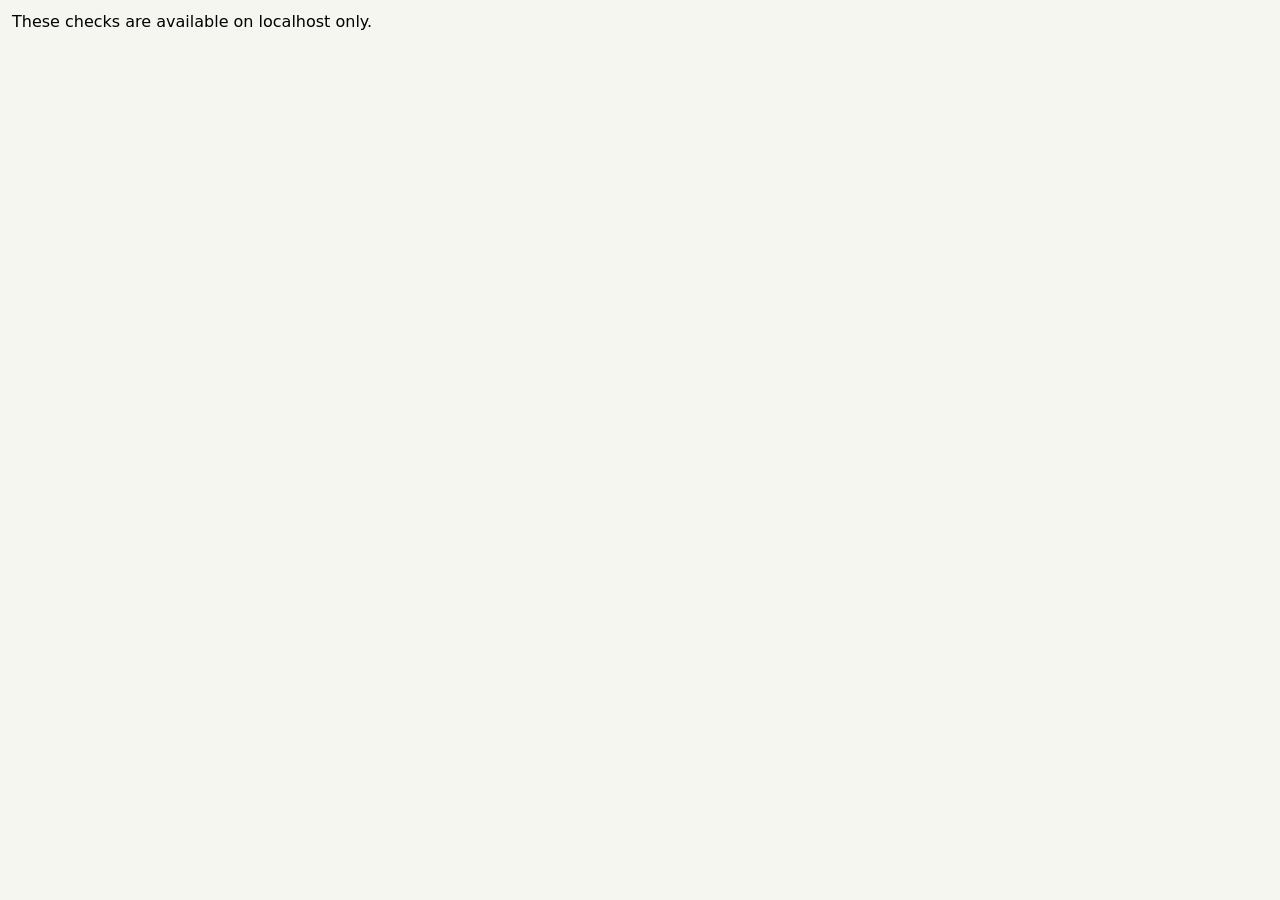
<file: tools/browser-audit.html>
<!doctype html><html lang="en"><meta charset="utf-8"><title>Robot Farm local browser checks</title><link rel="icon" href="../icon.png">
<style>body{font:16px system-ui;margin:12px;background:#f5f6f0}button{padding:12px;margin:4px}iframe{width:1024px;height:768px;border:1px solid #888;display:block}pre{white-space:pre-wrap;max-width:1024px}</style>
<p>Local development controls. Use on localhost only; the fixture replaces this browser profile's test progress.</p>
<button id="fresh">Fresh local test</button><button id="baseline">Load played v1 fixture</button><button id="gate">Hold grown-up gear</button><button id="inspect">Read saved progress</button>
<button id="small">1024 × 768</button><button id="wide">1180 × 820</button><button data-day="2026-10-09">Day 1</button><button data-day="2026-10-10">Day 2</button><button data-day="2026-10-11">Day 3</button><button id="sound">Sound on</button><button id="decode">Check AAC decoding</button><button id="offline">Install local offline cache</button><button id="driveCheck">Run tractor route checks</button><button id="driveHold">Hold forward for one second</button>
<iframe id="game" src="about:blank"></iframe><pre id="result"></pre>
<script>
const frame=document.querySelector('iframe'),result=document.querySelector('#result');
async function loadGame(fast,today='') {
 let html=await(await fetch('../index.html',{cache:'no-store'})).text();
 let driver=await(await fetch('../driving.js',{cache:'no-store'})).text();
 driver=driver.replaceAll("from './", "from '"+new URL('../',location.href).href).replace('function paint() {', 'function paint() { window.routeProbe = {...state, target: ROADS[level][job.loaded ? "drop" : "pickup"]};');
 const url=URL.createObjectURL(new Blob([driver],{type:'text/javascript'}));
 html=html.replace("if ('serviceWorker' in navigator", "if (false && 'serviceWorker' in navigator").replace("'./driving.js'",JSON.stringify(url)).replace('<head>','<head><base href="'+new URL('../',location.href).href+'">').replace("const FAST = qs.has('fast');",'const FAST = '+fast+';');
 if(today)html=html.replace('const qs = new URLSearchParams(location.search);', 'const qs = new URLSearchParams('+JSON.stringify('?today='+today)+');');
 frame.srcdoc=html;
 frame.addEventListener('load',()=>URL.revokeObjectURL(url),{once:true});
}

if(!/^(localhost|127\.|\[::1\])/.test(location.hostname)){document.body.textContent='These checks are available on localhost only.'}else{
loadGame(true);
document.querySelector('#fresh').onclick=()=>{if(!/^(localhost|127\.)/.test(location.hostname))return;localStorage.setItem('robotfarm.v1','null');loadGame(true);result.textContent='Fresh local test started.'};
document.querySelector('#baseline').onclick=async()=>{if(!/^(localhost|127\.)/.test(location.hostname))return;const r=await fetch('fixtures/played-v1.json');localStorage.setItem('robotfarm.v1',await r.text());loadGame(true);result.textContent='Played v1 fixture loaded.'};
document.querySelector('#gate').onclick=()=>{const gear=frame.contentDocument.querySelector('#gear');gear.dispatchEvent(new PointerEvent('pointerdown'));setTimeout(()=>gear.dispatchEvent(new PointerEvent('pointerup')),3500)};
document.querySelector('#inspect').onclick=()=>{result.textContent=localStorage.getItem('robotfarm.v1')};
document.querySelector('#wide').onclick=()=>{frame.style.width='1180px';frame.style.height='820px'};
document.querySelector('#small').onclick=()=>{frame.style.width='1024px';frame.style.height='768px'};
document.querySelectorAll('[data-day]').forEach(b=>b.onclick=()=>{loadGame(true,b.dataset.day)});
document.querySelector('#sound').onclick=()=>{loadGame(false)};
document.querySelector('#decode').onclick=async()=>{
  const ac=new (window.AudioContext||window.webkitAudioContext)();await ac.resume();
  const {SOUND_FILES}=await import('../sounds.js');
  const decoded=await Promise.all(SOUND_FILES.map(async n=>{try{const r=await fetch('../audio/'+n+'.m4a');const b=await ac.decodeAudioData(await r.arrayBuffer());return n+': '+b.duration.toFixed(2)+' seconds'}catch{return n+': FAILED'}}));
  result.textContent=decoded.join('\n');await ac.close();
};
document.querySelector('#offline').onclick=async()=>{
  if(!/^(localhost|127\.)/.test(location.hostname))return;
  try{await navigator.serviceWorker.register('../sw.js',{scope:'../'});await navigator.serviceWorker.ready;result.textContent='Offline cache installed. Open the game directly, stop this test server, then reload.'}catch(e){result.textContent='Offline check failed: '+e.message}
};
document.querySelector('#driveHold').onclick=()=>{
 const b=frame.contentDocument.querySelector('[data-drive="forward"]');
 b.dispatchEvent(new PointerEvent('pointerdown',{pointerId:41}));setTimeout(()=>b.dispatchEvent(new PointerEvent('pointerup',{pointerId:41})),1000);
};
document.querySelector('#driveCheck').onclick=async()=>{
 const doc=frame.contentDocument,progress=localStorage.getItem('robotfarm.v1'),wait=ms=>new Promise(r=>setTimeout(r,ms));
 const release=()=>doc.querySelectorAll('[data-drive]').forEach((b,i)=>b.dispatchEvent(new PointerEvent('pointerup',{pointerId:100+i})));
 const hold=key=>{release();const b=doc.querySelector('[data-drive="'+key+'"]');const i=[...doc.querySelectorAll('[data-drive]')].indexOf(b);b.dispatchEvent(new PointerEvent('pointerdown',{pointerId:100+i}))};
 try{
  if(!doc.querySelector('#drive.on'))doc.querySelector('#driveBtn').click();
  const results=[];
  for(let road=0;road<3;road++){
   doc.querySelector('.drive-roads').click();doc.querySelectorAll('.drive-road-card')[road].click();
   const deadline=Date.now()+90000;
   while(!doc.querySelector('.drive-finish-art')&&Date.now()<deadline){
    const {x,y,angle,target:[tx,ty]}=frame.contentWindow.routeProbe;let error=Math.atan2(ty-y,tx-x)-angle;
    error=Math.atan2(Math.sin(error),Math.cos(error));hold(Math.abs(error)<.12?'forward':error>0?'right':'left');await wait(100);
    result.textContent='Testing road '+(road+1)+': '+doc.querySelector('.drive-score b').textContent;
   }
   release();if(!doc.querySelector('.drive-finish-art'))throw new Error('Road '+(road+1)+' did not finish');results.push(doc.querySelector('#drive').dataset.road+': 3 / 3');
  }
  result.textContent=results.join('\n')+'\nLearning save unchanged: '+(progress===localStorage.getItem('robotfarm.v1'));
 }catch(e){result.textContent='Driving check failed: '+e.message}finally{release()}
};
}
</script></html>
</file>
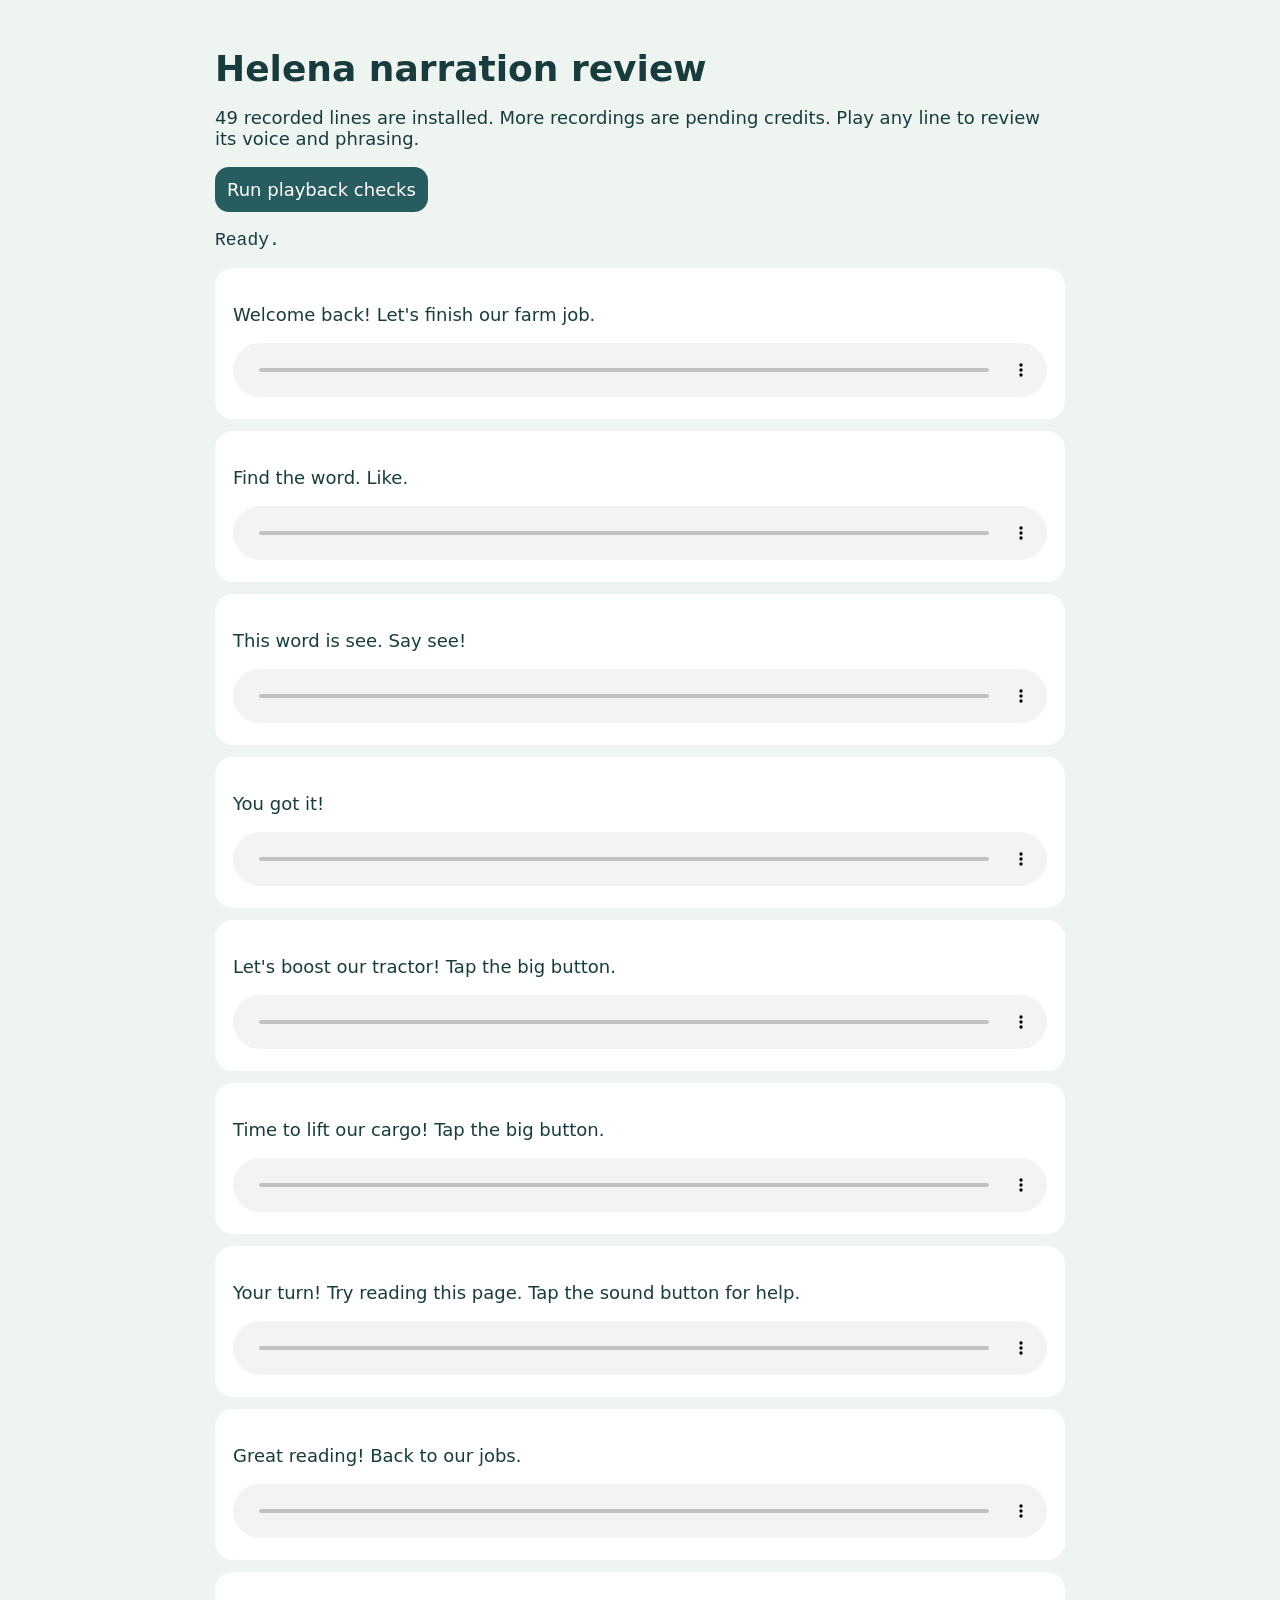
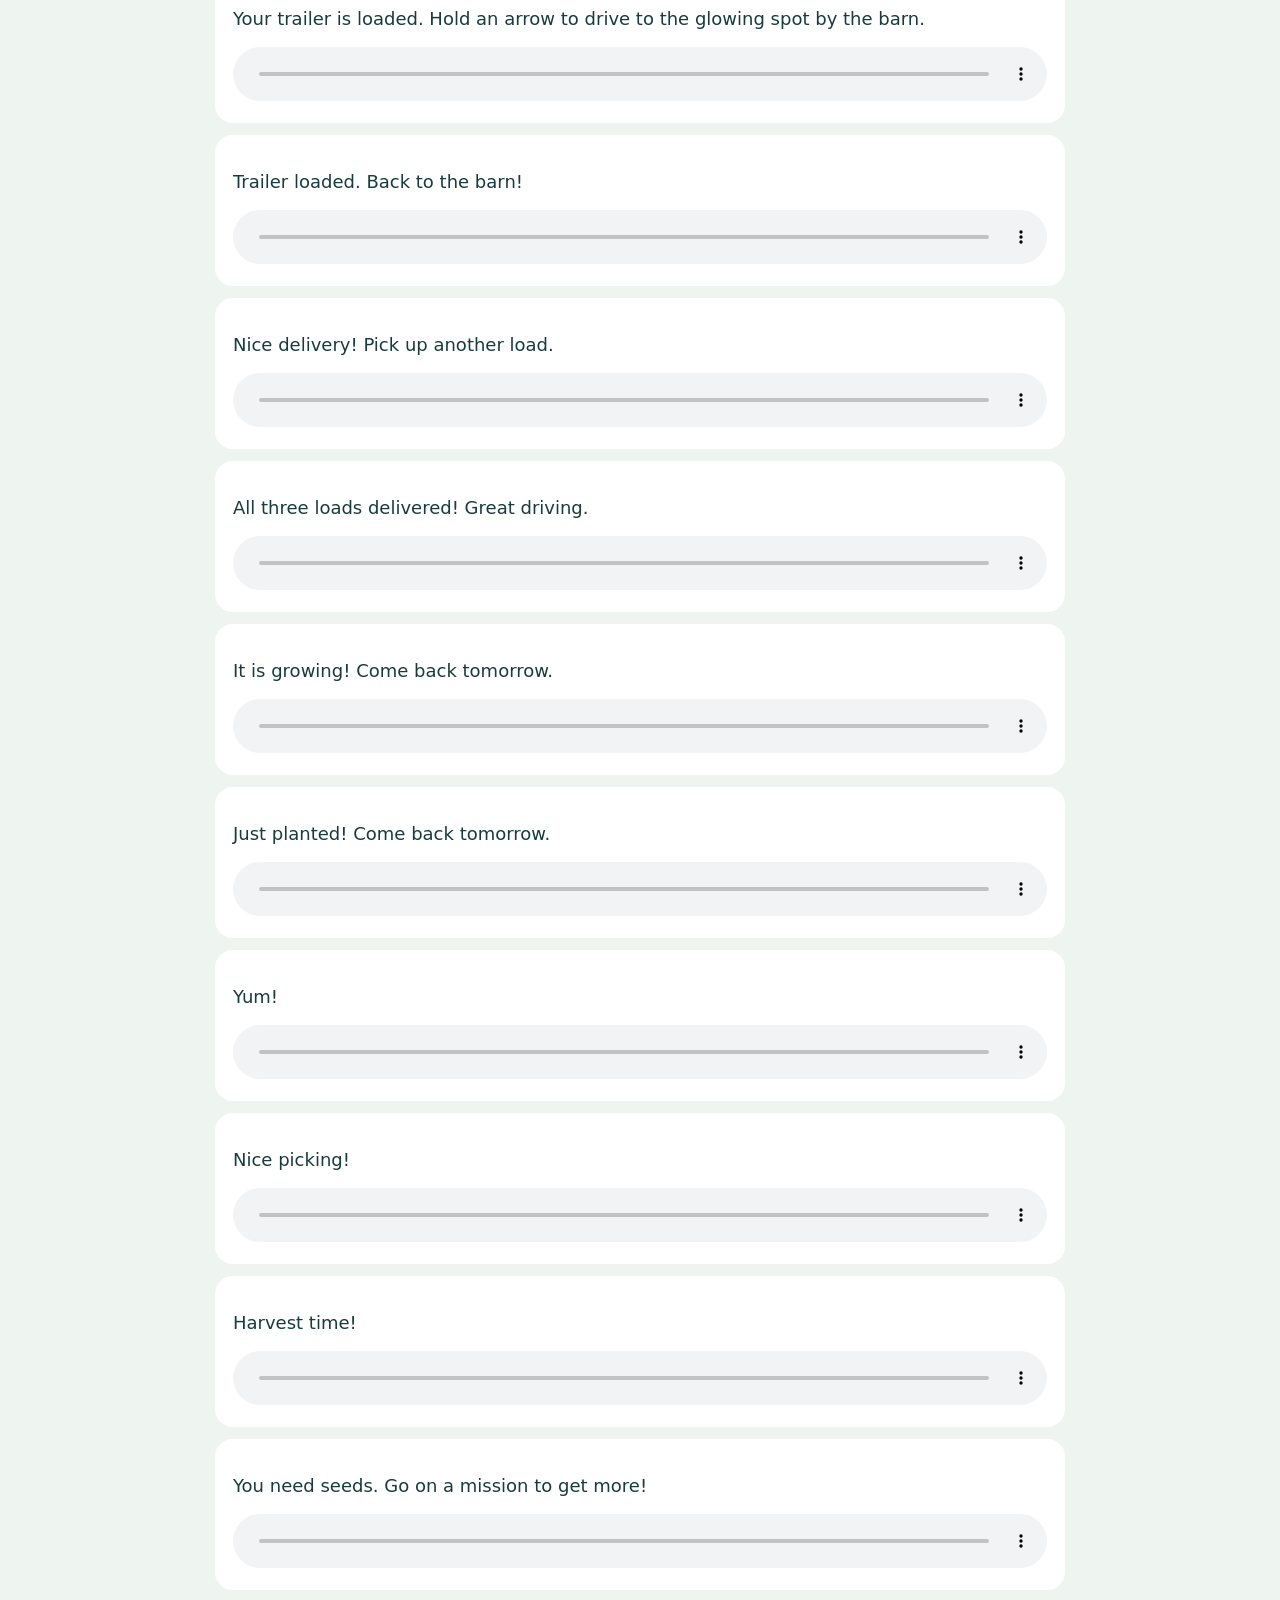
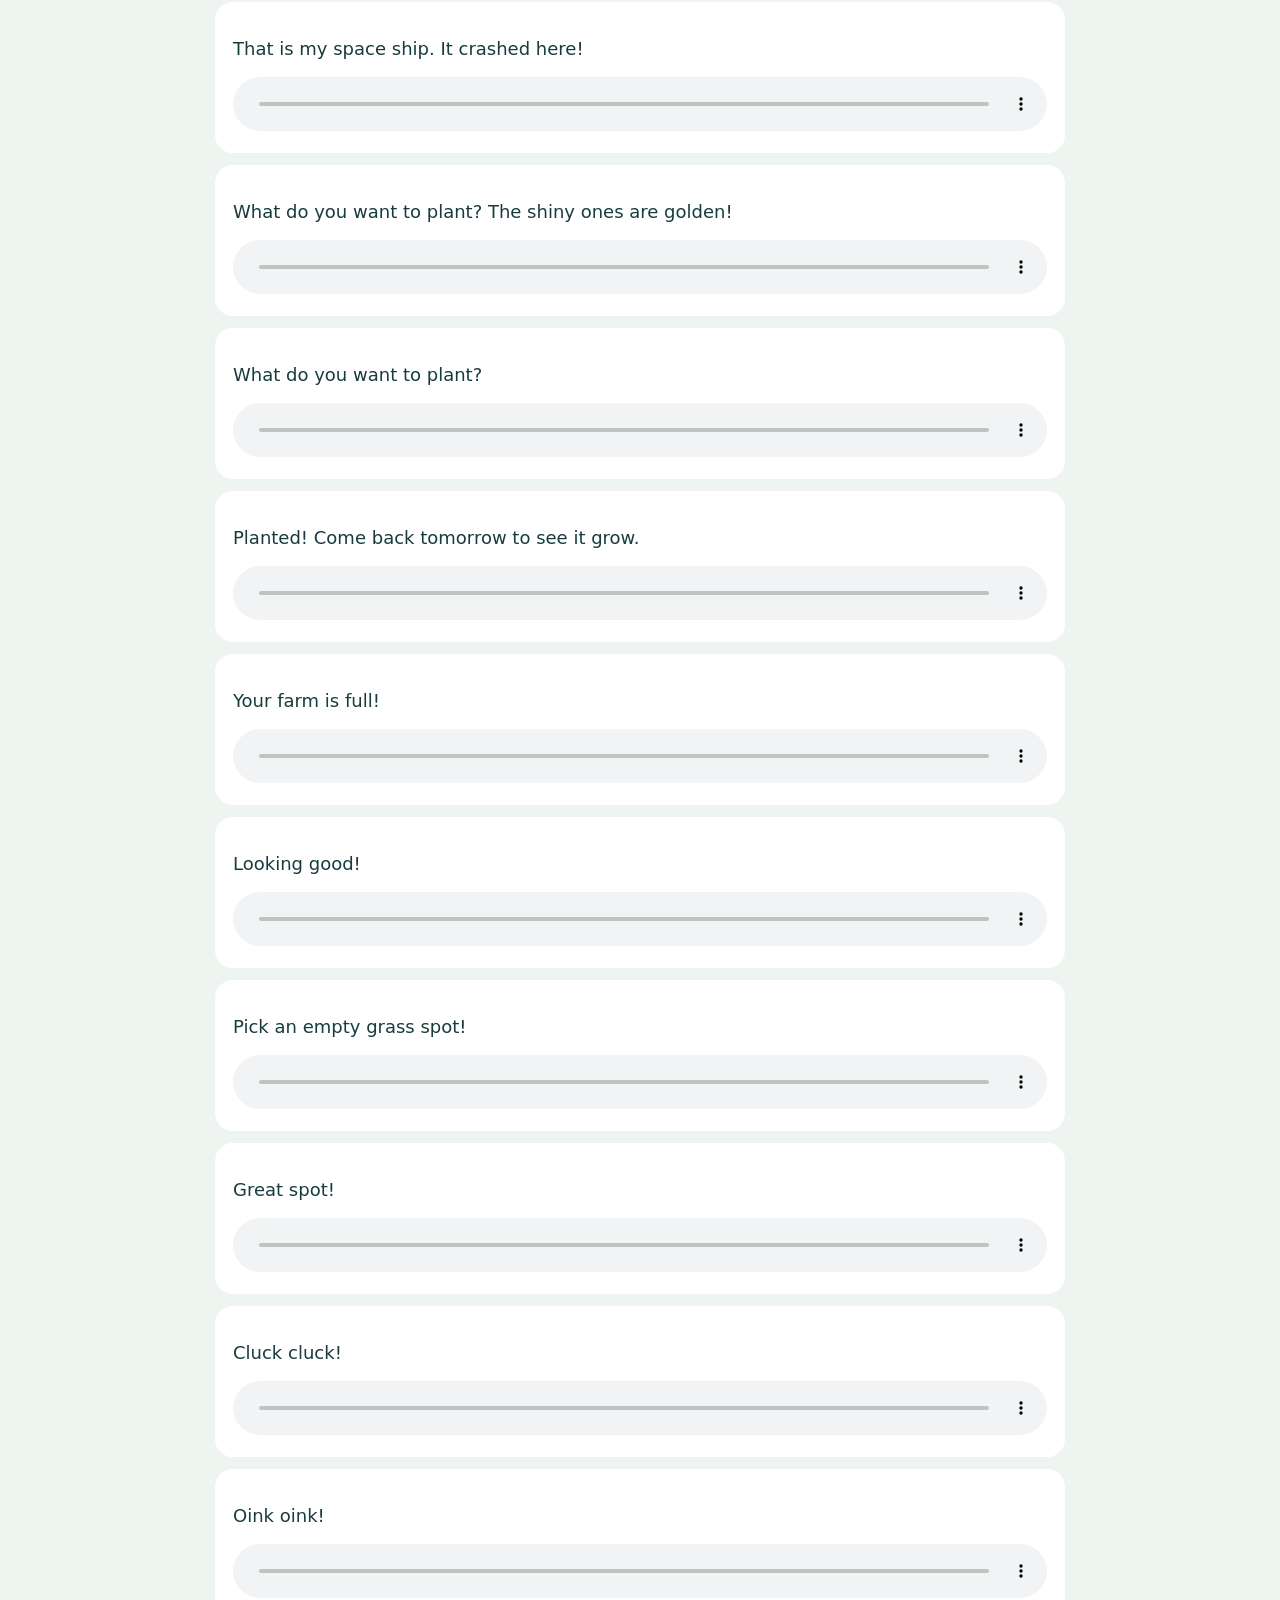
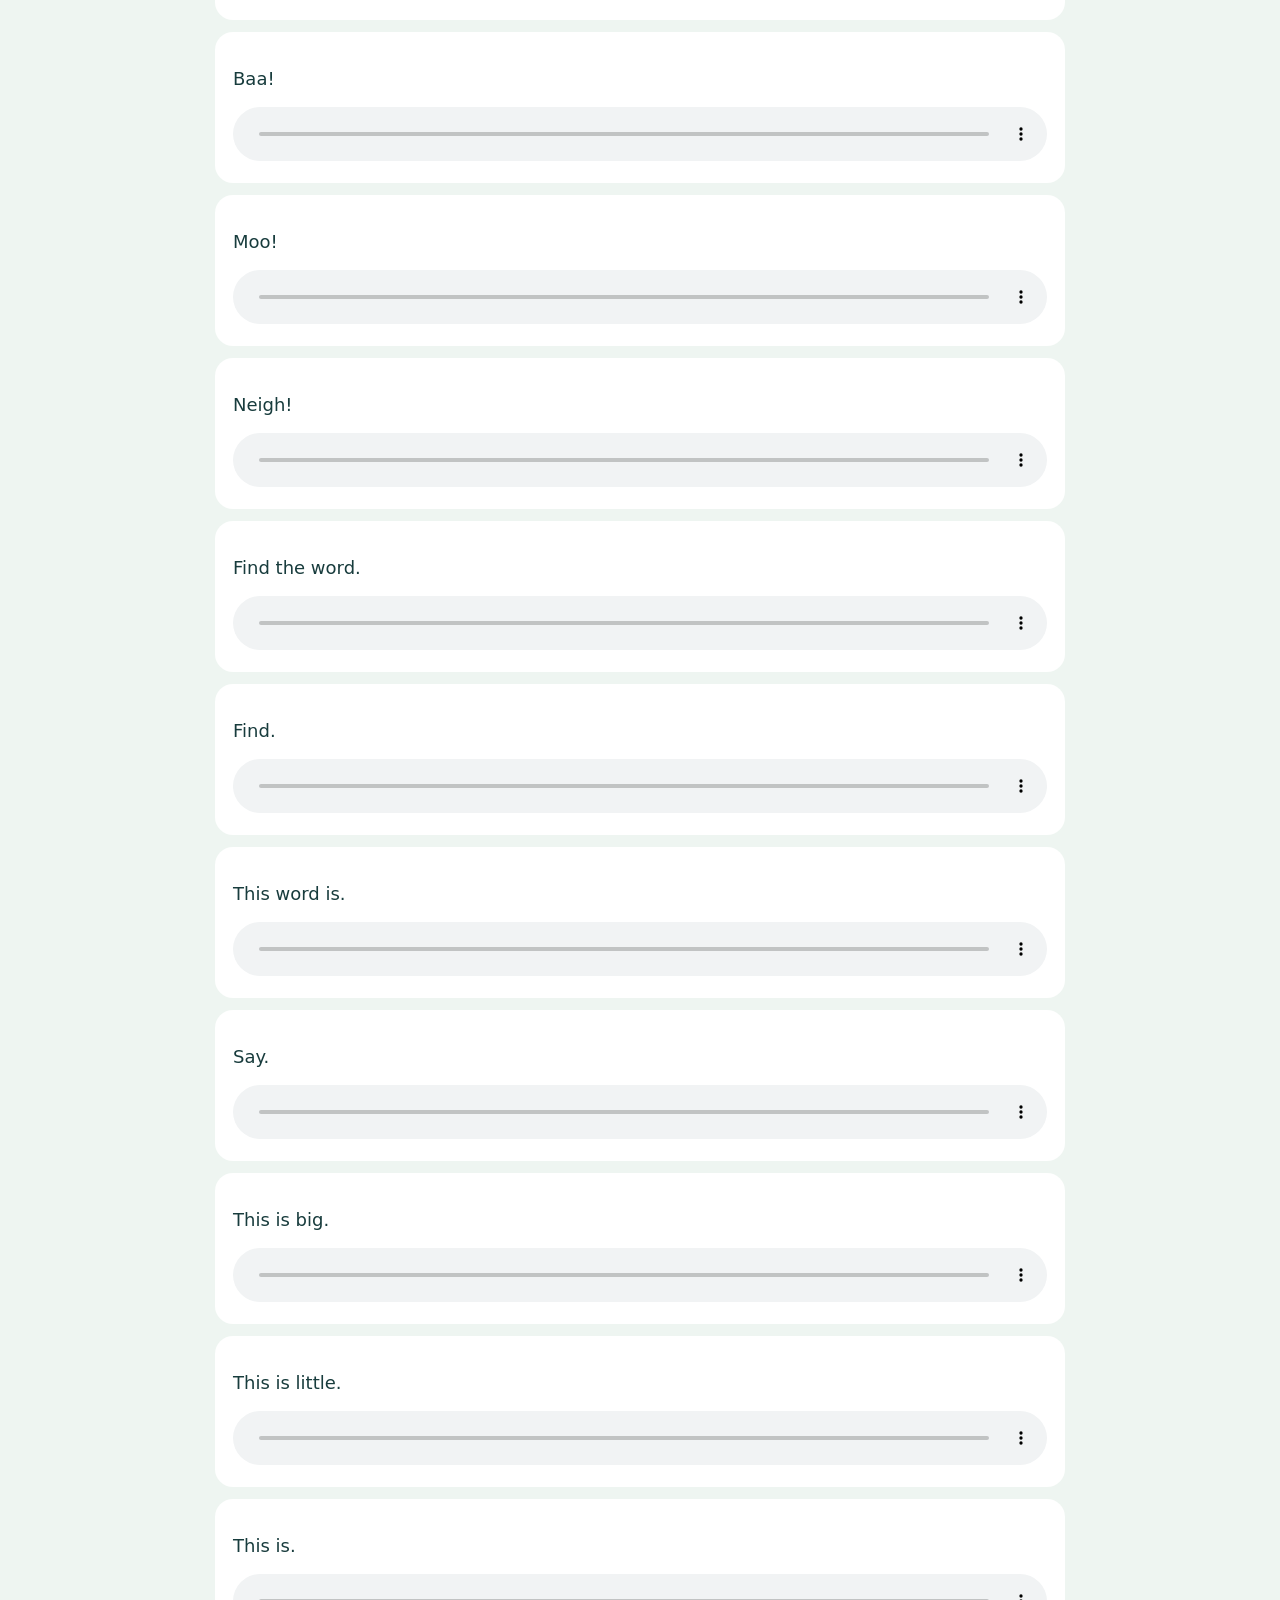
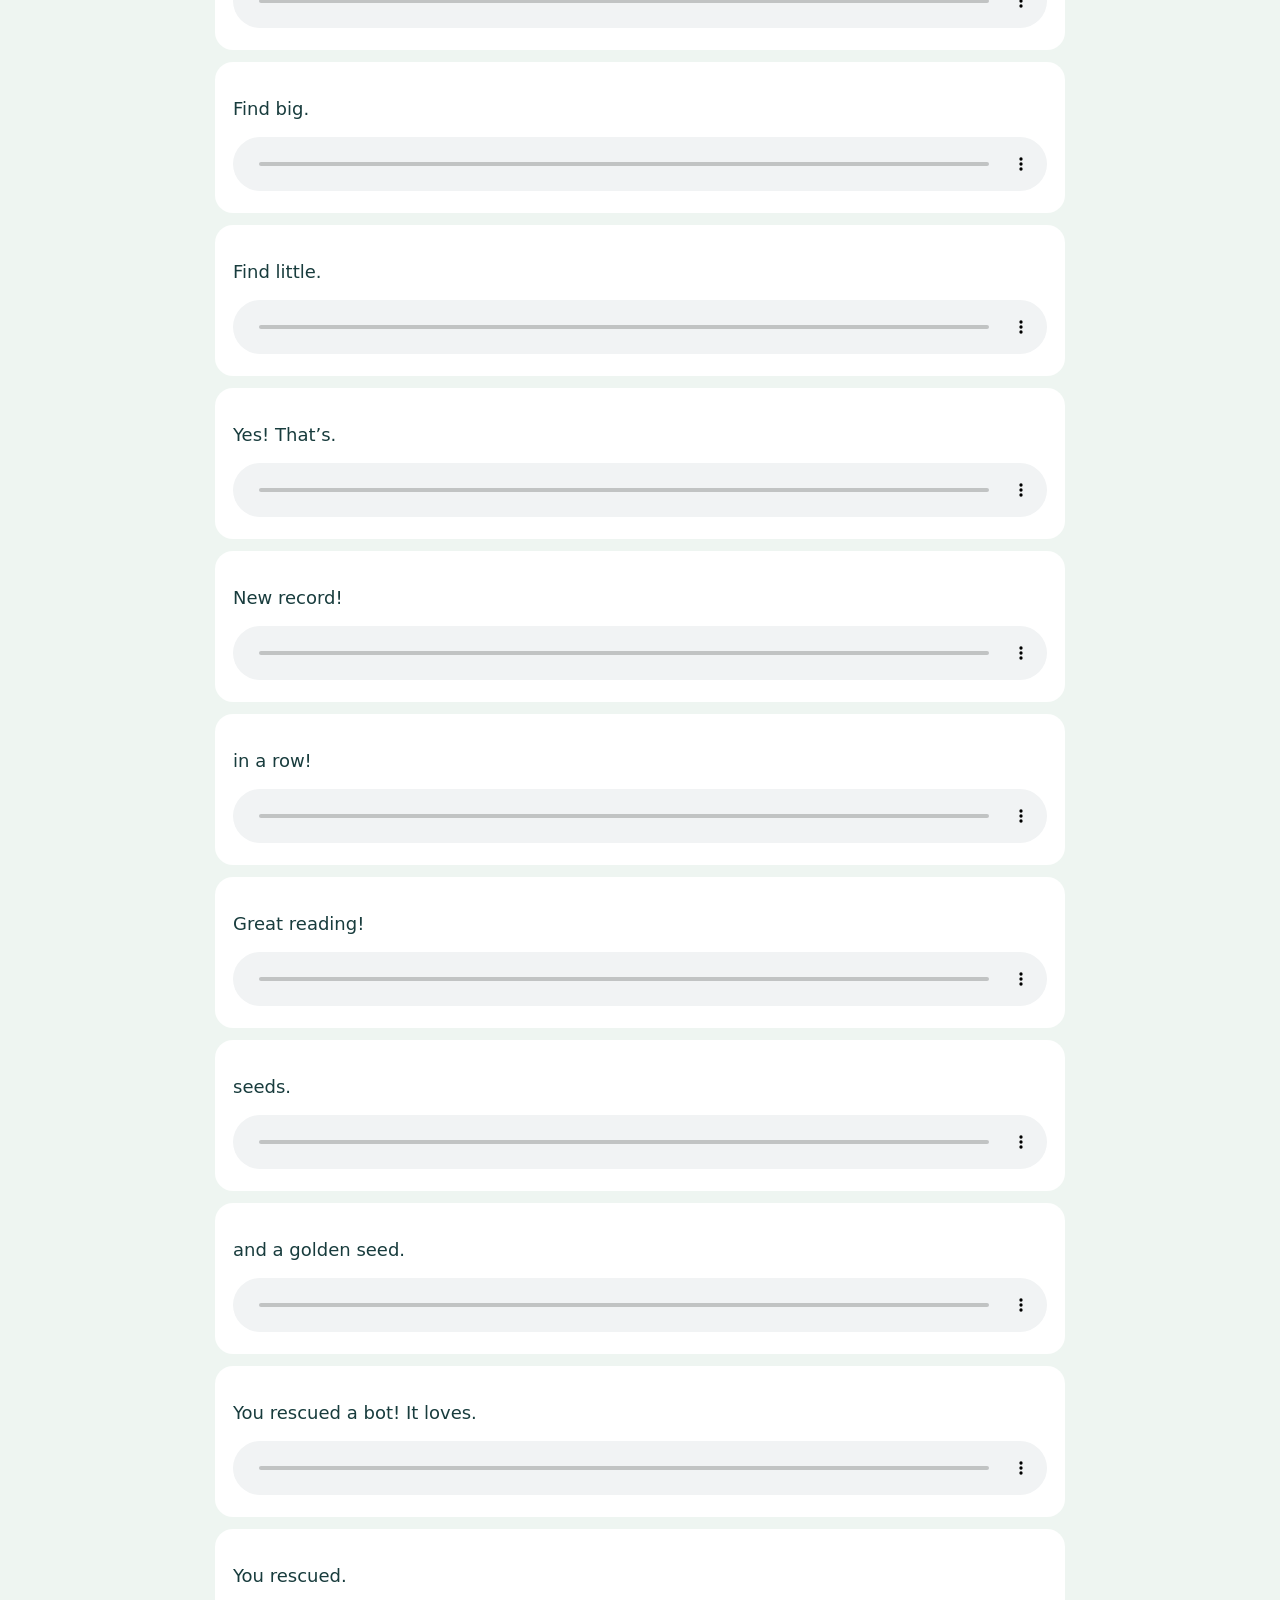
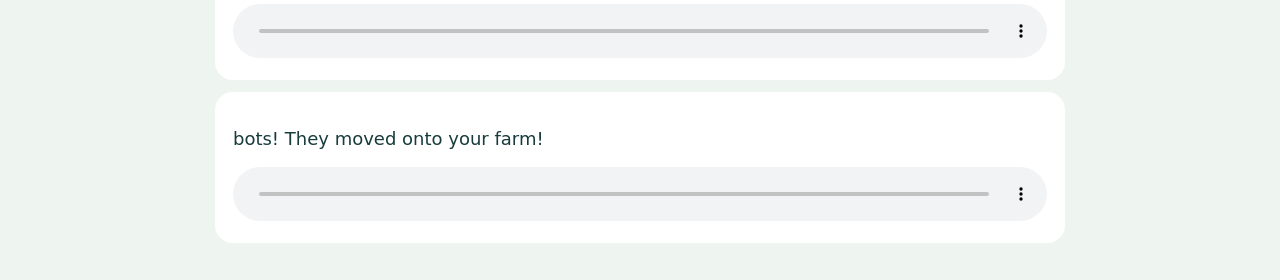
<file: tools/narration-audit.html>
<!doctype html><html lang="en"><meta charset="utf-8"><meta name="viewport" content="width=device-width,initial-scale=1"><title>Helena narration review</title><style>body{font:18px system-ui;background:#eef5f1;color:#183c3d;max-width:850px;margin:auto;padding:24px}button,audio{min-height:44px}button{padding:12px;border:0;border-radius:14px;background:#285d60;color:white;font:inherit}article{background:white;padding:18px;margin:12px 0;border-radius:18px}audio{width:100%}pre{white-space:pre-wrap}h1{margin-bottom:8px}</style><h1>Helena narration review</h1><p>49 recorded lines are installed. More recordings are pending credits. Play any line to review its voice and phrasing.</p><button id="run">Run playback checks</button><pre id="result" role="status">Ready.</pre><section id="clips"></section><script type="module">
import {NARRATION_CLIPS} from '../narration-clips.js';
import {createNarrator,narrationPlan} from '../narration.js';
const narrator=createNarrator(),result=document.querySelector('#result');
for(const clip of NARRATION_CLIPS){const card=document.createElement('article'),p=document.createElement('p'),a=document.createElement('audio');p.textContent=clip.text;a.controls=true;a.preload='metadata';a.src='../'+clip.file;card.append(p,a);document.querySelector('#clips').append(card);}
document.querySelector('#run').onclick=async()=>{
 try{
  const clips=NARRATION_CLIPS.map(c=>({...c,file:'../'+c.file}));
  result.textContent='Checking recorded playback…';
  const p=narrator.play(clips[3],.95);if(!await p)throw Error('First recorded clip failed');
  const interrupted=narrator.play(clips[0],.95);narrator.stop();if(await interrupted)throw Error('Interrupted clip was not canceled');
  if(!await narrator.play(clips[3],.95))throw Error('Replay after cancellation failed');
  const missing=narrator.play({...clips[0],file:'../audio/narration/missing-test.m4a'},.95);if(await missing)throw Error('Missing asset accepted');
  const ac=new (window.AudioContext||window.webkitAudioContext)();await ac.resume();
  for(const c of clips){const r=await fetch(c.file);if(!r.ok)throw Error(c.file+' unavailable');const b=await ac.decodeAudioData(await r.arrayBuffer());if(b.duration<.4||Math.abs(b.duration-c.duration)>.3)throw Error(c.file+' duration mismatch');}
  await ac.close();
  if(!narrationPlan('You got it!')[0].file)throw Error('Praise did not route to recording');
  result.textContent='PASS: real recorded playback, interruption, replay, missing-asset recovery, and all 49 local audio decodes/durations.';
 }catch(e){result.textContent='FAIL: '+e.message;}
};
</script></html>
</file>
<file: ui.css>
:root {
  --sky: #c4e9e5; --sky2: #e4efdc; --grass: #8db975; --soil: #9c7254; --wood: #76553e;
  --gold: #f5c760; --ink: #294844; --card: #fffbee; --edge: #486757; --shadow: #36564c;
  --water: #80bfcb; --bot: #559cbc; --bot-light: #85bed0; --bot-dark: #377286;
}
body { background: var(--sky); }
.art { width: 64px; height: 64px; display: block; flex-shrink: 0; pointer-events: none; }
.screen.on { animation: enter .18s ease-out; }
@keyframes enter { from { opacity: .5; transform: translateY(8px); } }
.round, .pod, .choice, .play, .shop-item { display: grid; place-items: center; border: 3px solid var(--edge); background: var(--card); box-shadow: 0 6px 0 var(--shadow); }
button:active { transform: translateY(3px); }
button:focus-visible { outline: 5px solid var(--gold); outline-offset: 4px; }
.round .art { width: 48px; height: 48px; }
.logo { color: var(--ink); text-shadow: 0 4px 0 #dcebc0; letter-spacing: -4px; font-size: clamp(64px,10vw,104px); }
#start { background: radial-gradient(ellipse at 50% 85%, #9bbf85 0 22%, transparent 22%), var(--sky); }
.play { background: #9abd73; color: var(--ink); }
.play .art { width: 90px; height: 90px; }
.swatch { border: 3px solid var(--edge); }
.bot { width: 112px; left: 22px; bottom: 8px; animation: bob 3.8s ease-in-out infinite; }
.bot > .hero { width: 112px; height: 130px; }
.bot .hat { top: -10px; left: 27px; width: 64px; height: 48px; z-index: 1; }
.bot .hat .art { width: 64px; height: 48px; }
.bot.talk .eye { animation: speak-eyes .7s ease-in-out infinite alternate; transform-box: fill-box; transform-origin: center; }
.bot.thinking { animation: curious .5s ease; }
.bot.happy { animation: hop .45s ease 2; }
body[data-screen="mission"] .bot, body[data-screen="coop"] .bot { animation: none; }
body[data-screen="mission"] .bot.happy, body[data-screen="coop"] .bot.happy { animation: hop .45s ease 2; }
body[data-screen="mission"] .bot.thinking { animation: curious .5s ease; }
@keyframes speak-eyes { to { transform: scaleY(.65); opacity: .8; } }
@keyframes curious { 45% { transform: rotate(-9deg); } }
#farm { padding: calc(108px + env(safe-area-inset-top)) calc(20px + env(safe-area-inset-right)) calc(80px + env(safe-area-inset-bottom)) calc(20px + env(safe-area-inset-left)); gap: 20px; background: linear-gradient(180deg,var(--sky) 0 25%,#b0cfa0 25% 45%,#9bbf85 45%); }
#farm::before { content: ''; position: absolute; top: 102px; left: 7%; width: 110px; height: 28px; background: #f2f8ec; border-radius: 40px; pointer-events: none; animation: cloud-drift 22s ease-in-out infinite alternate; }
@keyframes cloud-drift { to { transform: translateX(55px); } }
.hud { gap: 12px; padding: 0; background: none; top: calc(22px + env(safe-area-inset-top)); font-size: 26px; }
.hud > span { display: flex; align-items: center; gap: 9px; min-height: 58px; padding: 8px 14px; border: 3px solid var(--edge); border-radius: 22px; background: var(--card); box-shadow: 0 5px 0 var(--shadow); }
.hud .art { width: 36px; height: 36px; }
.hud [hidden] { display: none; }
#grid { width: min(calc(100vw - 230px - env(safe-area-inset-left) - env(safe-area-inset-right)), calc((100vh - 205px - env(safe-area-inset-top) - env(safe-area-inset-bottom)) * 10 / 6)); flex-shrink: 0; margin: 0; border: 6px solid #527952; border-radius: 18px; padding: 0; background: #c8dca3; box-shadow: 0 12px 0 #719455, 0 19px 0 #527952; overflow: visible; }
.tile { font-size: inherit; border: 2px solid #c8dca3; border-radius: 9px; background-image: none !important; }
.tile.grass { background: var(--grass); }
.tile.grass:nth-child(3n) { background: #80ad69; }
.tile.soil { background: var(--soil); box-shadow: inset 0 -6px #7f5c43; }
.tile.soil::before { content: ''; position: absolute; inset: 14px 10px; background: repeating-linear-gradient(0deg, transparent 0 12px,#b48a66 12px 15px); pointer-events: none; }
.tile.water { background: var(--water); }
.tile > .art { position: relative; width: 75%; height: 85%; }
.tile.seed > .art { width: 34%; height: 42%; }
.tile.sprout > .art { width: 50%; height: 65%; }
.tile.ready { animation: none; }
.tile.ready::after { content: ''; position: absolute; right: 10px; top: 9px; width: 9px; height: 9px; background: #fff7cd; transform: rotate(45deg); pointer-events: none; }
.tile.golden { filter: none; outline: 3px solid var(--gold); outline-offset: -5px; }
.tile small { bottom: 0; max-width: 95%; font-size: clamp(12px,1.5vw,18px); color: var(--ink); background: var(--card); font-weight: 400; z-index: 2; }
.tile .mini { width: 54%; height: 70%; margin-top: -7px; }
.board { width: 164px; flex-shrink: 0; gap: 16px; margin: 0; padding: 14px 8px; background: #e3e5c5; border: 3px solid #6c8b60; border-radius: 26px; display: grid; grid-template-columns: repeat(2,72px); justify-content: center; box-shadow: 0 7px 0 #71966a; }
.board > .pods { grid-column: 1 / -1; display: grid; grid-template-columns: repeat(2,72px); gap: 12px; }
.pod { width: 72px; height: 72px; border-radius: 20px; background: var(--card); }
.pod .art { width: 48px; height: 48px; }
.pod.shopbtn { background: #f5dfb6; }
.pod.done { background: #e8e3b8; }
.pod.glow { animation: none; border-color: #698b5b; }
#rocket { background: #dfefed; }
#placing { font-size: 30px; animation: none; display: flex; align-items: center; gap: 12px; bottom: 12px; border: 3px solid var(--edge); }
#placing .art { width: 40px; height: 40px; }
#mission { background: #e6edda; }
#mission[data-type="pods"] { background: #dceae8; }
#mission[data-type="letters"] { background: #dedfcf; }
#mission[data-type="twins"] { background: #e3e8d4; }
#mission[data-type="boss"] { background: #e2e0ea; }
.mtop { padding: 22px 26px 14px; background: var(--sky); }
.bag { padding: 10px 14px; background: var(--card); border: 3px solid var(--edge); box-shadow: 0 5px 0 var(--shadow); gap: 8px; }
.bag i { width: 34px; height: 34px; background: #d8dec6; }
.bag i.on { background: #d7e6b3; }
.bag i.on::after { content: none; }
.bag .art { width: 30px; height: 30px; }
.bag.full { outline: 4px solid var(--gold); outline-offset: 4px; }
.prompt.teach, .prompt.twin { background: var(--card); border: 3px solid var(--edge); box-shadow: 0 6px 0 var(--shadow); margin-top: 12px; }
.prompt.teach { font-size: clamp(90px,13vw,150px); }
.prompt.twin { font-size: 100px; }
.opts, .opts.pods { flex-direction: row; max-width: 950px; align-content: center; gap: 24px; padding: 14px 24px 120px; }
.opt, .opts.pods .opt, .opts.blocks .opt { border: 3px solid var(--edge); border-radius: 24px; background: var(--card); box-shadow: 0 6px 0 var(--shadow); min-height: 136px; min-width: 210px; font-size: 76px; }
.opts.grid { max-width: 890px; }
.opts.grid .opt { min-width: 230px; font-size: 62px; }
.opts.blocks .opt { min-width: 155px; min-height: 150px; font-size: 96px; }
.opts.pods .opt { border-radius: 45px; }
.opt.right { background: #dcebc0; transform: scale(1.04); }
.opt.hint { outline: 6px solid var(--gold); outline-offset: 3px; }
.glitch { top: 118px; right: 26px; width: 110px; height: 100px; }
.glitch .art { width: 110px; height: 100px; }
.glitch span { text-shadow: none; animation: none; }
.glitch span.wob { animation: wob .5s; }
.gear { width: 72px; height: 72px; top: calc(18px + env(safe-area-inset-top)); right: calc(18px + env(safe-area-inset-right)); display: grid; place-items: center; border: 3px solid var(--edge); border-radius: 22px; background: var(--card); }
.gear .art { width: 45px; height: 45px; }
.gear.holding { animation: gear-turn 3s linear; }
@keyframes gear-turn { to { transform: rotate(360deg); } }
.mbox { border: 3px solid var(--edge); box-shadow: 0 9px 0 var(--shadow); }
.choice .art { width: 75px; height: 75px; }
.choice.golden { filter: none; background: #fff0c0; }
.shop-item { display: flex; }
.shop-item .e .art { width: 62px; height: 62px; }
.shop-item .p { display: flex; align-items: center; gap: 4px; }
.shop-item .p .art { width: 24px; height: 24px; }
.sum { display: flex; justify-content: center; align-items: center; flex-wrap: wrap; gap: 14px; }
.sum.teaching { font-family: Andika, Verdana, sans-serif; }
.sum .art { width: 72px; height: 72px; }
.reward-count { font-size: 48px; display: flex; align-items: center; justify-content: center; gap: 16px; padding: 18px; }
.reward-count .art { width: 64px; height: 64px; }
.reward-hero { display: block; width: 150px; height: 164px; margin: auto; }
.reward-hero .art { width: 100%; height: 100%; }
.confetti { position: fixed; width: 9px; height: 16px; border-radius: 3px; pointer-events: none; z-index: 25; animation: confetti-fall 1.3s ease-out forwards; }
@keyframes confetti-fall { from { opacity: 1; transform: translateY(-35px) rotate(-15deg); } to { opacity: 0; transform: translateY(160px) rotate(140deg); } }
.fly { width: 42px; height: 42px; }
.fly .art { width: 42px; height: 42px; }
.floaty { color: var(--ink); background: var(--card); border-radius: 12px; padding: 4px 10px; text-shadow: none; display: flex; align-items: center; gap: 7px; }
.floaty .art { width: 28px; height: 28px; }
#coop { background: #e6edda; }
.ctitle { color: var(--ink); text-shadow: none; }
.bigcard { background: var(--card); border: 3px solid var(--edge); box-shadow: 0 7px 0 var(--shadow); }
.bigcard .art { width: 170px; height: 170px; margin: auto; }
.fuel { border-color: var(--edge); background: #dce2ce; }
.fuel > div { height: 100%; background: var(--gold); transform: scaleY(0); transform-origin: bottom; transition: transform .35s; }
.ship .art { width: 84px; height: 84px; }
.pstrip { background: #e0e5e0; color: var(--ink); border-top: 1px solid #aab8ac; }
.pstrip button { border: 1px solid #aab8ac; background: #f5f7f1; }
.bar3 { background: #bac9b9; }
.bar3 i { width: 100%; transform: scaleX(0); transform-origin: left; }
.bar3.go i { transform: scaleX(1); transition: transform 3s linear; }
#parent { background: #f2f4ed; }
.pwrap section { border: 1px solid #d4dccf; border-radius: 20px; box-shadow: none; }
.pwrap button, .pbtn, .phead button, .pwrap .file { background: #365d55; }
.pwrap .danger { background: #fff; color: #76553e; border-color: #bba88a; }
.rotate { color: var(--ink); }
.rotate .art { width: 160px; height: 160px; }
@media (max-height: 760px) { .opts { gap: 18px; padding-bottom: 105px; } .opt, .opts.grid .opt { min-height: 114px; } .prompt.twin { font-size: 82px; } .bigcard { margin-top: 24px; font-size: 160px; } }
@media (prefers-reduced-motion: reduce) { *, *::before, *::after { animation: none !important; transition: none !important; } .opt.hint { outline: 6px solid var(--gold); } }
@font-face { font-family: Fredoka; src: url(fonts/Fredoka-Latin.woff2) format('woff2'); font-weight: 300 700; font-display: swap; }
.logo, .hud, .ctitle, .reward-count, .floaty, .shop-item .p { font-family: Fredoka, 'Avenir Next', sans-serif; }
.voice-list { display: grid; gap: 8px; margin-top: 12px; }
.voice-row { display: flex; align-items: center; justify-content: space-between; gap: 12px; border-top: 1px solid #e0e6da; padding-top: 8px; }
.voice-row small { display: block; color: #587166; }
.tile.animal .art { animation: animal-stroll 6s ease-in-out infinite alternate; }
@keyframes animal-stroll { to { transform: translateX(8px) rotate(2deg); } }
.smoke { width: 28px; height: 28px; position: fixed; border-radius: 50%; background: #fffbee; pointer-events: none; z-index: 8; animation: smoke-rise 1.4s ease-out forwards; }
@keyframes smoke-rise { to { transform: translateY(70px) scale(1.6); opacity: 0; } }
@media (prefers-reduced-motion: reduce) { .tile.animal .art, .smoke { animation: none; } }
.opts.grid .opt { flex: 0 1 calc(50% - 12px); max-width: 360px; }

.mtop { padding-left: calc(26px + env(safe-area-inset-left)); padding-right: calc(26px + env(safe-area-inset-right)); }
.bot { left: calc(22px + env(safe-area-inset-left)); bottom: calc(8px + env(safe-area-inset-bottom)); }

/* Tractor trails: driving progress is a short, unsaved play session. */
#drive { background: var(--sky); }
body[data-screen="drive"] .bot { display: none; }
.drive-top { position: absolute; top: calc(18px + env(safe-area-inset-top)); left: calc(22px + env(safe-area-inset-left)); right: calc(22px + env(safe-area-inset-right)); z-index: 2; display: flex; align-items: center; gap: 18px; }
.drive-top h1 { font: 38px Fredoka, sans-serif; margin: 0; }
.drive-top .drive-score { margin-left: auto; }
.drive-score { display: flex; align-items: center; gap: 12px; background: var(--card); border: 3px solid var(--edge); border-radius: 24px; padding: 8px 16px; font: 30px Fredoka, sans-serif; }
.drive-score .art { width: 48px; height: 48px; }
.drive-world { position: absolute; inset: 0; }
.drive-world > svg { display: block; width: 100%; height: 100%; }
.drive-controls { position: absolute; right: calc(22px + env(safe-area-inset-right)); bottom: calc(24px + env(safe-area-inset-bottom)); display: grid; grid-template-columns: 88px 88px; gap: 14px; z-index: 2; }
.drive-controls button { width: 88px; height: 88px; border: 3px solid var(--edge); border-radius: 24px; background: var(--card); box-shadow: 0 6px var(--shadow); display: grid; place-items: center; touch-action: none; }
.drive-controls button svg { width: 52px; height: 52px; }
.drive-controls [data-drive="forward"], .drive-controls [data-drive="reverse"] { grid-column: 1 / 3; justify-self: center; }
.drive-controls [data-drive="forward"] { background: #a4c687; }
.drive-controls button.pressed { transform: translateY(4px); background: #d5e3bb; box-shadow: 0 2px var(--shadow); }
.drive-controls[hidden], .drive-menu[hidden] { display: none; }
.drive-menu { position: absolute; inset: 112px 24px 24px; z-index: 3; background: var(--sky); border: 3px solid var(--edge); border-radius: 34px; display: flex; flex-direction: column; align-items: center; justify-content: center; gap: 28px; }
.drive-menu h2 { font: 42px Fredoka, sans-serif; margin: 0; }
.drive-road-cards { display: flex; gap: 24px; justify-content: center; }
.drive-road-card { position: relative; width: 240px; height: 230px; border: 3px solid var(--edge); border-radius: 30px; box-shadow: 0 8px var(--shadow); background: var(--card); }
.drive-road-card svg { display: block; width: 100%; height: 180px; }
.drive-road-card span { font: 30px Fredoka, sans-serif; }
.drive-finish-art { width: 160px; height: 160px; }
.drive-finish-buttons { display: flex; gap: 28px; }
#driveBtn { display: flex; justify-content: center; align-items: center; gap: 5px; grid-column: 1 / -1; width: 156px; background: #a4c687; }
#driveBtn .art { width: 60px; height: 58px; }
@media (max-height: 760px) { .drive-controls { grid-template-columns: 78px 78px; gap: 12px; } .drive-controls button { width: 78px; height: 78px; } }

.drive-score[hidden] { display: none; }

/* Guided equipment jobs present the same daily reading missions. */
#yard { flex-direction: column; background: #e7eedb; padding: calc(18px + env(safe-area-inset-top)) calc(26px + env(safe-area-inset-right)) calc(90px + env(safe-area-inset-bottom)) calc(26px + env(safe-area-inset-left)); }
body[data-screen="yard"] #gear { display: grid; }
.yard-top { display: flex; align-items: center; justify-content: space-between; padding-right: 92px; min-height: 72px; gap: 20px; }
.yard-top h1 { font: 38px Fredoka, sans-serif; margin: 0; }
.yard-counts { display: flex; gap: 12px; font: 26px Fredoka, sans-serif; }
.yard-counts span { display: flex; align-items: center; gap: 8px; background: var(--card); padding: 8px 14px; border: 2px solid #a7bb90; border-radius: 20px; }
.yard-counts .art { width: 35px; height: 35px; }
.yard-layout { display: grid; grid-template-columns: 236px minmax(0,1fr); gap: 24px; flex: 1; min-height: 0; padding-top: 20px; }
.yard-layout h2 { font: 23px Fredoka, sans-serif; margin: 0 0 16px; }
#yardJobs { display: grid; gap: 12px; }
.yard-job { display: flex; align-items: center; gap: 12px; padding: 10px 12px; min-height: 82px; width: 100%; border: 3px solid #a8bd98; background: var(--card); border-radius: 22px; box-shadow: 0 5px 0 #c7d4b6; text-align: left; font: 20px Fredoka, sans-serif; }
.yard-job .art { width: 48px; height: 48px; }
.yard-job.done { background: #e2e8ca; }
.yard-job.done > .art:last-child { width: 25px; height: 25px; margin-left: auto; }
.yard-job.selected { background: #f3e5b5; border-color: #baa56b; }
.yard-adventure { display: flex; flex-direction: column; justify-content: center; min-height: 0; }
.yard-adventure h2 { font-size: 32px; }
.equipment-scene { border: 3px solid #a0bb90; background: var(--card); border-radius: 28px; padding: 12px; box-shadow: 0 6px 0 #c7d4b6; overflow: hidden; }
.equipment-scene > svg { display: block; width: 100%; height: auto; max-height: 340px; border-radius: 18px; }
.yard-start { width: 100%; display: flex; align-items: center; justify-content: center; gap: 15px; min-height: 82px; margin-top: 20px; background: #e8d89b; border: 3px solid #bda66c; border-radius: 24px; box-shadow: 0 5px 0 #c6b780; font: 27px Fredoka, sans-serif; }
.yard-start .art { width: 52px; height: 52px; }
.yard-nav { position: absolute; bottom: calc(15px + env(safe-area-inset-bottom)); left: calc(180px + env(safe-area-inset-left)); right: calc(26px + env(safe-area-inset-right)); display: flex; justify-content: flex-end; gap: 15px; }
.yard-nav .round { border-radius: 20px; }
body[data-screen="yard"] .bot { animation: none; }
.mission-equipment { position: relative; width: calc(100% - 64px); max-width: 1050px; flex-shrink: 0; }
.mission-equipment h2 { position: absolute; z-index: 1; top: 14px; left: 22px; margin: 0; padding: 8px 16px; border-radius: 15px; background: var(--card); border: 2px solid #b4c7a4; font: 21px Fredoka, sans-serif; }
#jobScene { padding: 6px; border-radius: 25px; }
#jobScene > svg { height: clamp(160px,27vh,220px); max-height: none; }
.equipment-travel { transition: transform .35s ease-out; }
.equipment-bit, .assembly-base, .equipment-growth { transition: opacity .35s ease-out; }
#mission .opts { display: grid; grid-template-columns: repeat(3,minmax(0,1fr)); align-content: center; gap: 16px; width: calc(100% - 260px); max-width: 1000px; padding: 12px 0 65px; }
#mission .opts[data-count="2"], #mission .opts[data-count="4"] { grid-template-columns: repeat(2,minmax(0,1fr)); }
#mission .opt, #mission .opts.grid .opt, #mission .opts.pods .opt, #mission .opts.blocks .opt { min-width: 0; min-height: 98px; max-width: none; padding: 4px 12px 10px; font-size: clamp(46px,5.4vw,64px); border-radius: 22px; }
#mission .opts.blocks .opt { font-size: 76px; }
#mission .prompt.teach { font-size: clamp(82px,11vw,130px); margin: 12px 0 0; }
#mission .prompt.twin { font-size: 80px; margin: 12px 0 0; padding: 4px 45px 8px; }
#mission .glitch { top: 134px; right: 48px; width: 90px; height: 82px; z-index: 2; }
#mission .glitch .art { width: 90px; height: 82px; }
.equipment-reward { width: 100%; margin: 10px auto; }
.equipment-reward svg { width: 100%; max-height: 180px; display: block; border-radius: 20px; }
.job-complete-title { font: 28px Fredoka, sans-serif; margin: 0; }
@media(max-height:760px) { .yard-layout { padding-top: 12px; } .yard-job { min-height: 76px; } #yardJobs { gap: 10px; } .yard-adventure h2 { font-size: 27px; } #jobScene > svg { height: 160px; } #mission .opts { padding-bottom: 55px; } }
@media(prefers-reduced-motion:reduce) { .equipment-travel, .equipment-bit, .assembly-base, .equipment-growth { transition: none; } }

.farm-viewport { flex-shrink: 0; }
@supports(height:100dvh) { .screen { height: 100dvh; bottom: auto; } }
/* Phones and portrait tablets keep large controls; the farm pans instead of shrinking its tiles. */
@media(max-width:900px), (max-height:500px) {
  .logo { font-size: clamp(54px,11vw,82px); }
  #start { gap: 22px; }
  .play { width: 130px; height: 130px; }
  .colors { flex-wrap: wrap; justify-content: center; gap: 14px; max-width: 360px; }
  .swatch { width: 90px; height: 90px; }
  #yard { overflow-y: auto; padding: calc(12px + env(safe-area-inset-top)) calc(16px + env(safe-area-inset-right)) calc(104px + env(safe-area-inset-bottom)) calc(16px + env(safe-area-inset-left)); }
  .yard-top { display: block; min-height: 90px; padding-right: 78px; }
  .yard-top h1 { font-size: 25px; }
  .yard-counts { margin-top: 9px; font-size: 20px; gap: 8px; }
  .yard-counts span { padding: 4px 9px; }
  .yard-counts .art { width: 24px; height: 24px; }
  .yard-layout { display: flex; flex-direction: column; gap: 16px; padding-top: 10px; flex: none; }
  .yard-layout h2 { font-size: 19px; margin-bottom: 8px; }
  #yardJobs { display: flex; overflow-x: auto; gap: 10px; padding: 2px 2px 7px; }
  .yard-job { flex: 0 0 122px; min-height: 80px; font-size: 15px; gap: 6px; padding: 8px; }
  .yard-job .art { width: 36px; height: 36px; }
  .yard-job.done > .art:last-child { width: 18px; height: 18px; }
  .yard-adventure { flex-shrink: 0; }
  .yard-adventure h2 { font-size: 23px; }
  .equipment-scene { padding: 6px; border-radius: 22px; }
  .equipment-scene > svg { max-height: 170px; }
  .yard-start { min-height: 72px; margin-top: 12px; font-size: 22px; }
  .yard-nav { position: fixed; left: auto; right: calc(16px + env(safe-area-inset-right)); bottom: calc(16px + env(safe-area-inset-bottom)); gap: 12px; }
  body[data-screen="yard"] .bot { width: 72px; }
  body[data-screen="yard"] .bot > .hero { width: 72px; height: 84px; }
  .mtop { padding: calc(8px + env(safe-area-inset-top)) calc(12px + env(safe-area-inset-right)) 8px calc(12px + env(safe-area-inset-left)); gap: 8px; min-height: 88px; flex-shrink: 0; }
  .mtop > .round { flex-shrink: 0; }
  .bag { min-width: 0; flex-shrink: 1; gap: 3px; padding: 9px 6px; box-shadow: 0 3px 0 var(--shadow); }
  .bag i { flex: 1 1 12px; min-width: 0; width: 12px; height: 20px; }
  .bag .art { width: 12px; height: 17px; }
  .mission-equipment { width: calc(100% - 24px); }
  .mission-equipment h2 { font-size: 16px; top: 9px; left: 12px; padding: 5px 10px; }
  #jobScene > svg { height: 108px; }
  #mission .opts { width: calc(100% - 32px); grid-template-columns: repeat(2,minmax(0,1fr)); gap: 12px; padding: 10px 0 68px; }
  #mission .opts[data-count="3"] { grid-template-columns: repeat(2,minmax(0,1fr)); }
  #mission .opt, #mission .opts.grid .opt, #mission .opts.pods .opt, #mission .opts.blocks .opt { min-height: 72px; padding: 6px; font-size: clamp(28px,8vw,48px); }
  #mission .opts.blocks .opt { font-size: 54px; }
  #mission .prompt.teach { font-size: clamp(55px,14vw,100px); padding: 8px 14px; max-width: calc(100% - 24px); }
  #mission .prompt.twin { font-size: 56px; margin-top: 8px; padding: 2px 28px 6px; }
  #mission .glitch { top: 105px; right: 20px; width: 52px; height: 48px; }
  #mission .glitch .art { width: 52px; height: 48px; }
  body[data-screen="mission"] .bot { width: 56px; bottom: calc(2px + env(safe-area-inset-bottom)); left: 12px; }
  body[data-screen="mission"] .bot > .hero { width: 56px; height: 65px; }
  body[data-screen="mission"] .bot .hat { left: 10px; width: 38px; height: 30px; top: -5px; }
  body[data-screen="mission"] .bot .hat .art { width: 38px; height: 30px; }
  #farm { padding: calc(90px + env(safe-area-inset-top)) calc(12px + env(safe-area-inset-right)) calc(116px + env(safe-area-inset-bottom)) calc(12px + env(safe-area-inset-left)); flex-direction: column; gap: 0; }
  .farm-viewport { width: 100%; flex: 1; min-height: 0; overflow: auto; padding: 4px 4px 24px; touch-action: pan-x pan-y; }
  #grid { width: 812px; min-width: 812px; margin: 0; }
  .hud { left: calc(12px + env(safe-area-inset-left)); right: calc(94px + env(safe-area-inset-right)); transform: none; top: calc(12px + env(safe-area-inset-top)); gap: 6px; flex-wrap: wrap; font-size: 16px; }
  .hud > span { min-height: 36px; padding: 3px 7px; border-width: 2px; border-radius: 14px; gap: 4px; }
  .hud .art { width: 23px; height: 23px; }
  .board { position: absolute; left: calc(12px + env(safe-area-inset-left)); right: calc(12px + env(safe-area-inset-right)); bottom: calc(16px + env(safe-area-inset-bottom)); width: auto; display: flex; flex-direction: row; justify-content: flex-start; overflow-x: auto; gap: 12px; padding: 8px; border-radius: 22px; }
  .board > .pods { display: contents; }
  .board .pod { flex-shrink: 0; }
  #driveBtn { width: 110px; }
  #driveBtn .art { width: 43px; height: 46px; }
  body[data-screen="farm"] .bot { display: none; }
  .mbox { padding: 18px 14px; max-height: calc(100dvh - 24px); max-width: calc(100vw - 24px); }
  .row { gap: 8px; flex-wrap: wrap; }
  .choice { width: 72px; height: 72px; font-size: 40px; }
  .choice .art { width: 53px; height: 53px; }
  .shop { grid-template-columns: repeat(3,minmax(0,1fr)); gap: 10px; }
  .shop-item { min-width: 82px; height: 96px; }
  .shop-item .e .art { width: 45px; height: 45px; }
  .reward-count { font-size: 30px; gap: 8px; padding: 10px; }
  .reward-count .art { width: 42px; height: 42px; }
  .equipment-reward svg { max-height: 130px; }
  .job-complete-title { font-size: 23px; }
  .play.small { width: 72px; height: 72px; border-radius: 22px; margin-top: 12px; }
  .play.small .art { width: 52px; height: 52px; }
  .bigcard { min-width: 0; max-width: calc(100% - 32px); margin-top: 22px; padding: 16px; font-size: clamp(56px,15vw,110px); overflow-wrap: anywhere; }
  .ctitle { font-size: 20px; }
  .fuel { right: 22px; top: auto; bottom: 144px; width: 28px; height: 150px; }
  .ship { right: 8px; top: auto; bottom: 304px; }
  .ship .art { width: 54px; height: 54px; }
  .pstrip { display: grid; grid-template-columns: repeat(3,minmax(0,1fr)); gap: 6px; padding: 8px 10px calc(8px + env(safe-area-inset-bottom)); }
  .answer { grid-column: 1 / -1; padding: 0; font-size: 14px; }
  .bar3 { grid-column: 1 / -1; width: 100%; }
  .pstrip button { padding: 0 6px; font-size: 14px; min-height: 48px; }
  body[data-screen="coop"] .bot { width: 72px; bottom: 124px; }
  body[data-screen="coop"] .bot > .hero { width: 72px; height: 84px; }
  .phead { padding: 8px; gap: 6px; font-size: 13px; }
  .phead button { padding: 10px; min-height: 44px; }
  .page, .page.letters { grid-template-columns: repeat(3,minmax(0,1fr)); padding: 16px; gap: 10px; font-size: 28px; }
  .page.letters { grid-template-columns: repeat(5,minmax(0,1fr)); font-size: 32px; }
  .pw { min-height: 48px; }
  .pwrap { padding: 0 12px 60px; }
  .pwrap section { padding: 12px; }
  .voice-row { flex-wrap: wrap; }
  .drive-top { top: calc(10px + env(safe-area-inset-top)); left: calc(12px + env(safe-area-inset-left)); right: calc(12px + env(safe-area-inset-right)); gap: 10px; }
  .drive-top > .round { flex-shrink: 0; }
  .drive-top h1 { min-width: 0; font-size: clamp(20px,6vw,24px); }
  .drive-top .drive-score { position: absolute; right: 0; top: 84px; font-size: 20px; padding: 4px 8px; }
  .drive-score .art { width: 27px; height: 27px; }
  .drive-controls { right: 50%; transform: translateX(50%); bottom: calc(12px + env(safe-area-inset-bottom)); grid-template-columns: 72px 72px; gap: 10px; }
  .drive-controls button { width: 72px; height: 72px; border-radius: 20px; }
  .drive-controls [data-drive="forward"], .drive-controls [data-drive="reverse"] { grid-column: auto; }
  .drive-world { inset: calc(116px + env(safe-area-inset-top)) 0 calc(178px + env(safe-area-inset-bottom)); }
  .drive-menu { inset: calc(96px + env(safe-area-inset-top)) calc(12px + env(safe-area-inset-right)) calc(16px + env(safe-area-inset-bottom)) calc(12px + env(safe-area-inset-left)); padding: 14px; gap: 18px; border-radius: 24px; }
  .drive-menu h2 { font-size: 28px; }
  .drive-road-cards { width: 100%; gap: 10px; }
  .drive-road-card { width: auto; flex: 1; min-width: 72px; height: 150px; border-radius: 18px; }
  .drive-road-card svg { height: 110px; }
  .drive-road-card span { font-size: 22px; }
  .drive-finish-art { width: 90px; height: 90px; }
}
@media(max-height:500px) {
  #start { flex-direction: row; gap: 35px; }
  .colors { max-width: 420px; }
  #yard { padding-top: calc(4px + env(safe-area-inset-top)); padding-bottom: calc(86px + env(safe-area-inset-bottom)); }
  .yard-top { min-height: 72px; display: flex; }
  .yard-counts { margin-top: 0; }
  .yard-layout { display: grid; grid-template-columns: 180px minmax(0,1fr); gap: 14px; flex: 1; min-height: 0; padding-top: 4px; }
  .yard-layout aside { overflow-y: auto; padding-bottom: 8px; }
  .yard-layout aside > h2, .yard-adventure > h2 { display: none; }
  #yardJobs { display: grid; gap: 8px; overflow: visible; }
  .yard-adventure { justify-content: center; }
  .yard-adventure .equipment-scene > svg { max-height: 70px; }
  .yard-start { margin-top: 8px; }
  .yard-nav { gap: 8px; bottom: calc(8px + env(safe-area-inset-bottom)); }
  body[data-screen="yard"] .bot, body[data-screen="mission"] .bot, body[data-screen="coop"] .bot { display: none; }
  #jobScene > svg { height: 58px; }
  .mission-equipment h2 { font-size: 14px; top: 7px; padding: 4px 8px; }
  #mission .opts { width: calc(100% - 48px - env(safe-area-inset-left) - env(safe-area-inset-right)); grid-template-columns: repeat(3,minmax(0,1fr)); gap: 8px; padding: 6px 0 calc(10px + env(safe-area-inset-bottom)); }
  #mission .opts[data-count="3"] { grid-template-columns: repeat(3,minmax(0,1fr)); }
  #mission .opt, #mission .opts.grid .opt, #mission .opts.pods .opt, #mission .opts.blocks .opt { font-size: 32px; }
  #mission .opts.blocks .opt { font-size: 44px; }
  #mission .prompt.teach { font-size: 54px; margin-top: 4px; }
  #mission .prompt.twin { font-size: 40px; margin-top: 4px; padding: 0 24px 4px; }
  #mission .glitch { top: 96px; }
  #farm { padding-top: calc(82px + env(safe-area-inset-top)); padding-bottom: calc(116px + env(safe-area-inset-bottom)); }
  .bigcard { margin-top: 4px; font-size: 64px; padding: 8px 18px; }
  .pstrip { display: flex; gap: 8px; }
  .answer { padding: 0; font-size: 13px; }
  .bar3 { width: 55px; }
  .fuel { bottom: 80px; right: 26px; height: 100px; }
  .ship { bottom: 190px; }
  .equipment-reward svg { max-height: 90px; }
  .drive-controls { right: calc(12px + env(safe-area-inset-right)); transform: none; }
  .drive-world { inset: calc(88px + env(safe-area-inset-top)) calc(190px + env(safe-area-inset-right)) 0 env(safe-area-inset-left); }
  .drive-top .drive-score { top: 80px; }
  .drive-menu { flex-direction: row; }
  .drive-road-card { height: 118px; }
  .drive-road-card svg { height: 82px; }
}
/* Empty prompts reserve no space; short phones keep every answer reachable. */
#mission .prompt:empty { display: none; }
@media (max-height: 360px) {
  #jobScene > svg { height: 20px; }
  .mission-equipment h2 { font-size: 12px; top: 4px; padding: 3px 6px; }
  #mission:has(.prompt.twin) .mission-equipment { display: none; }
  #mission .prompt.twin { font-size: 24px; }
}
@media (max-width: 600px) and (min-height: 501px) and (max-height: 600px) {
  .yard-layout { gap: 8px; }
  .yard-start { margin-top: 8px; }
}
/* Short machine interludes, with no motion while a question is open. */
.paused-job { color: #38544a; font-size: 12px; font-family: system-ui,sans-serif; white-space: nowrap; }
.yard-job:has(.paused-job) { flex-wrap: wrap; }
.machine-spark { position: absolute; left: 50%; top: 45%; pointer-events: none; font-style: normal; font-size: 30px; color: #f7b928; text-shadow: 0 2px #80521a; }
#jobScene { position: relative; }
#mission.action #opts, #mission.action #prompt, #mission.action #glitch { display: none; }
#mission.action .mission-equipment { display: block; flex: 1; min-height: 0; width: 100%; }
#mission.action #jobScene > svg { width: 100%; height: clamp(100px,30vh,280px); }
#mission.action .mission-equipment h2 { display: none; }
#jobAction { text-align: center; padding: 8px 16px calc(20px + env(safe-area-inset-bottom)); }
#jobAction[hidden] { display: none; }
#actionTitle { font-size: clamp(22px,5vw,32px); margin: 4px 0 12px; }
#actionGo { width: 120px; height: 96px; min-height: 72px; border-radius: 24px; padding: 8px; }
#actionGo svg { width: 100%; height: 100%; }
.reader-open { display: inline-flex; font-size: 38px; margin-left: 16px; }
.mini-reader { width: min(620px,calc(100vw - 24px)); padding: 16px; }
.reader-scene svg { width: 100%; max-height: 170px; }
.reader-text { font: 48px Andika,Verdana,sans-serif; margin: 8px 0; }
.reader-count { font: 16px system-ui,sans-serif; margin: 4px; }
.reader-controls { display: flex; gap: 8px; justify-content: center; flex-wrap: wrap; }
.reader-controls .round { width: 72px; height: 72px; min-width: 72px; min-height: 72px; }
@media(max-width: 360px) { .reader-controls { gap: 4px; }.mini-reader {padding:8px;} .reader-text {font-size:36px;} }
@media(max-height: 500px) { #mission.action #jobScene > svg {height: 88px;} #jobAction {padding-bottom:calc(8px + env(safe-area-inset-bottom));} #actionTitle {margin:0 0 4px;font-size:22px;} #actionGo {height:72px;} .mini-reader h2 {font-size:20px;margin:0;} .reader-scene svg {max-height:60px;} .reader-text {font-size:32px;margin:0;} }
#mission.action #jobScene { width: min(700px,94%); margin: 0 auto; border: 4px solid #287f96; border-radius: 28px; background: radial-gradient(ellipse at center,#fff4a8 0%,#b9ecf1 65%,#72c9dd 100%); overflow: hidden; box-shadow: 0 8px 0 #21566c; }
#mission.action .equipment-scene svg { filter: saturate(1.25); }
#mission.action #actionGo { background: #ffd957; border: 4px solid #925f16; box-shadow: 0 7px 0 #925f16; }
#mission.action #actionGo:active { transform: translateY(4px); box-shadow: 0 3px 0 #925f16; }
#actionGo:focus-visible, .reader-controls button:focus-visible { outline: 4px solid #2864d2; outline-offset: 4px; }
</file>
<file: adventure.css>
/* Approved farm-island materials; existing viewport and teaching-font rules still apply. */
:root{--sky:#b2e8ff;--sky2:#e3f8ff;--grass:#9bd279;--gold:#fac448;--ink:#15394b;--card:#faffff;--edge:#d9eef4;--shadow:#6494a652;--water:#48bddd;--bot:#19a6b4;--bot-light:#8ae2e1;--bot-dark:#087d96}
body{color:var(--ink)}
#yard,#drive,#mission,#mission[data-type]{background:radial-gradient(ellipse at 65% 12%,#f2fcff,#b2e8ff 60%,#80d0ed)}
.round,.pod,.play,.shop-item{border-color:#fff;box-shadow:0 5px 0 #548a9d55,0 8px 18px #17677c13}
.round{background:linear-gradient(#fff,#e7f6fb)}
.play,.yard-start,#actionGo{background:linear-gradient(#faff92,#dbe95b);border-color:#fcffd1;color:#153f46;box-shadow:0 5px 0 #6c9a22,0 10px 18px #496e2919}
.art{filter:drop-shadow(0 3px 1px #25556319)}
.yard-top{position:relative;z-index:1}.yard-top h1{font-weight:550;letter-spacing:-1px;color:var(--ink)}
.yard-subtitle{display:block;font-size:16px;font-weight:400;letter-spacing:0;color:#47717f;margin-top:7px}
.yard-layout{grid-template-columns:250px minmax(0,1fr);gap:26px}
.yard-layout aside>h2{color:#357184;font-size:18px}
.yard-job{border:2px solid #fff;background:#f8fefff2;box-shadow:0 5px 0 #5b92a933;border-radius:22px;color:var(--ink)}
.yard-job.selected{border-color:#fcffd1;background:linear-gradient(125deg,#faffb4,#e6f39d);box-shadow:0 5px 0 #89ac54}
.yard-job.done{background:#e0f5d3;border-color:#f7ffeb}
.yard-job .art{background:#daf2a6;border-radius:15px;padding:4px}
.yard-counts>span{background:#faffffe8;border:2px solid white;border-radius:20px;box-shadow:0 5px 0 #6b9ab533;padding:9px 15px}
.yard-adventure{position:relative;gap:0}
.yard-adventure h2{font-weight:500;color:var(--ink);margin:0;font-size:28px}
#yardScene.island-scene{width:100%;height:auto;flex:1;min-height:0;position:relative;overflow:hidden}
.island-scene canvas,.drive-world canvas{width:100%;height:100%;display:block}
.yard-start{position:relative;z-index:1;max-width:400px;margin-top:0;border-radius:22px}
.mtop{background:transparent}.bag{border-color:#fff;background:#faffffe8}.bag i{background:#cee5ed}.bag i.on{background:#ffdc75}
.mission-equipment h2{color:#27687e;font-weight:500}
.equipment-scene svg{border-radius:24px;filter:drop-shadow(0 9px 0 #3b92a01a)}
.equipment-scene .machine,.equipment-scene .assembly-base{filter:drop-shadow(0 4px 1px #29536622)}
.opt,.opts.pods .opt,.opts.blocks .opt{border-color:#e1ebef;background:linear-gradient(#fffefa,#fffdf3);color:#153d4a;box-shadow:0 6px 0 #8eb8c8,0 10px 20px #216d8515}
.opt.right{background:#e7f0ad;border-color:#84bc43}.prompt.teach,.prompt.twin{border-color:#fff;background:#fafffff0}
#jobAction p{color:#215b70}
.drive-top{background:transparent}.drive-top h1{color:var(--ink);font-weight:500}.drive-score{border-color:#fff;background:#fafffff0}
.drive-controls button{border-color:#fff;background:linear-gradient(#fff,#d7f0f7);color:#1d5b71;box-shadow:0 5px 0 #477e9250}.drive-controls button.pressed{background:#e4f290}
.drive-menu{background:#faffffeb;border:3px solid #fff;border-radius:30px;box-shadow:0 10px 0 #749dab42}.drive-road-card{border-color:#fff;background:#eaf6dd;box-shadow:0 6px 0 #86aca654;color:var(--ink)}
.drive-road-card span{font-size:22px;display:block;padding:10px 6px}.drive-road-card svg{border-radius:20px}
#modal .adventure-reward{background:#fafffff5;border:3px solid #fff;border-radius:34px;box-shadow:0 12px 0 #749dab42,0 20px 50px #177f9925;text-align:center}
.reward-star{width:80px;height:80px;margin:0 auto 8px}.adventure-reward .job-complete-title{font-size:46px;font-weight:550;margin:0 0 10px;color:var(--ink)}
.adventure-reward .reward-count{background:#edf5de;border-radius:18px;padding:12px}.adventure-reward .play.small{margin:12px 7px 0}
.mini-reader{background:#faffff!important;border:3px solid #fff!important}.reader-text{color:var(--ink)}
@media(max-height:760px){.yard-layout{gap:18px}.yard-adventure h2{font-size:25px}.yard-subtitle{font-size:14px}.yard-start{min-height:72px}.reward-star{width:60px;height:60px}.adventure-reward .job-complete-title{font-size:34px}}
@media(max-width:600px){.yard-layout{gap:14px}.yard-top h1{font-size:28px}.yard-subtitle{font-size:13px;margin-top:4px}.yard-counts>span{padding:6px 10px}.yard-adventure h2{font-size:22px}#yardScene.island-scene{height:230px;min-height:230px;flex:auto}.yard-start{margin-top:0}.yard-job .art{padding:2px}.drive-road-card span{font-size:15px;padding:6px}.adventure-reward .job-complete-title{font-size:33px}}
@media(orientation:landscape) and (max-height:500px){.yard-layout{grid-template-columns:180px minmax(0,1fr);gap:12px}.yard-subtitle{display:none}#yardScene.island-scene{height:110px;min-height:110px}.yard-adventure h2{display:none}.yard-start{min-height:72px}.drive-road-card span{font-size:15px}.reward-star{width:45px;height:45px}.adventure-reward .job-complete-title{font-size:27px}}
@media(prefers-reduced-motion:reduce){*,*::before,*::after{animation:none!important;transition:none!important}}
@media(max-width:900px) and (max-height:760px){#yardScene.island-scene{height:135px;min-height:135px;flex:auto}.yard-subtitle{font-size:12px}.yard-adventure h2{font-size:21px}}
@media(max-height:500px){#yardScene.island-scene{height:70px;min-height:70px}.yard-subtitle{display:none}}
@media(min-width:601px) and (max-width:900px) and (min-height:761px){#yardScene.island-scene{height:280px;min-height:280px;flex:auto}}
@media(max-width:900px) and (min-height:501px) and (max-height:760px){#yardScene.island-scene{height:125px;min-height:125px}}
@media(min-width:901px) and (min-height:501px){#yard{padding-bottom:calc(100px + env(safe-area-inset-bottom))}}
@media(max-height:500px){
 #modal .adventure-reward{display:grid;grid-template-columns:140px minmax(0,1fr);gap:6px;width:min(500px,calc(100vw - 24px));padding:12px}
 .adventure-reward .reward-star{display:none}
 .adventure-reward .job-complete-title{grid-column:2;grid-row:1;margin:0!important;font-size:27px}
 .adventure-reward .equipment-reward{grid-column:1;grid-row:1/4;align-self:center;margin:0}
 .adventure-reward .reward-count{grid-column:2;margin:0;padding:5px;font-size:24px}
 .adventure-reward .reward-count .art{width:30px;height:30px}
 .adventure-reward .play.small{grid-column:1;grid-row:4;justify-self:center;margin:4px 0 0}
 .adventure-reward .reader-open{grid-column:2!important}
}
.adventure-reward .play.small{display:inline-grid}
.equipment-scene{border-color:#fff;box-shadow:0 6px 0 #71a5b52b}.mission-equipment h2{border-color:#fff}
@media(max-width:360px){body[data-screen="yard"] .bot{display:none}}

/* Grown-up controls remain scrollable on phones and tablets. */
.settings-nav { display:flex; flex-wrap:wrap; gap:8px; margin-bottom:20px; }
.settings-nav a { display:flex; align-items:center; min-height:44px; padding:8px 14px; border-radius:16px; background:#d9f4ee; color:#164c50; font-weight:bold; }
#parentBody section { scroll-margin-top:20px; }
#parentBody input:not([type=checkbox]):not([type=radio]):not([type=range]), #parentBody select, #parentBody textarea { max-width:100%; box-sizing:border-box; min-height:44px; }
.letter-focus { display:grid; grid-template-columns:repeat(auto-fit,minmax(82px,1fr)); gap:8px; padding:12px; border:2px solid #badbd2; border-radius:18px; }
#parentBody .letter-focus label { display:flex; align-items:center; gap:8px; margin:0; min-height:44px; padding:4px; background:#eef7ed; border-radius:10px; cursor:pointer; }
body.calm *, body.calm *::before, body.calm *::after { animation:none !important; transition:none !important; }
#parentBody button, #parentBody .file, #parentBack { min-height:44px; }
#parentBody .swatch { width:44px; height:44px; }
#parentBody label:has(input[type=checkbox]) { min-height:44px; display:flex; align-items:center; gap:8px; }
@media (prefers-reduced-motion:no-preference) {
  body.calm .bar3.go i { transition:transform 3s linear !important; }
}

/* Report styles also provide a clean, ink-friendly print/PDF layout. */
#progressReport { overflow:auto; background:#edf4ef; }
.report-toolbar { position:sticky; top:0; z-index:2; padding:14px max(16px,calc((100% - 920px)/2)); background:#edf4eff5; border-bottom:1px solid #cfddd6; display:flex; flex-wrap:wrap; gap:8px; }
.report-toolbar button { min-height:44px; border-radius:12px; background:#175b5b; color:white; padding:10px 16px; font-size:15px; }
.report-toolbar button:disabled { opacity:.5; cursor:wait; }
#reportNotice { font-size:15px; max-width:920px; margin:12px auto; padding:0 20px; color:#345c55; }
.progress-card { max-width:920px; margin:20px auto 48px; padding:0 24px 26px; color:#234b50; font-family:Arial,sans-serif; line-height:1.5; }
.report-hero { display:flex; align-items:center; justify-content:space-between; gap:16px; border-radius:26px; padding:30px; background:linear-gradient(125deg,#175b5b,#246d61); color:white; }
.report-hero h1 { font-size:clamp(25px,4vw,38px); line-height:1.2; margin:10px 0; overflow-wrap:anywhere; }
.report-hero p { margin:6px 0; }.report-eyebrow { font-size:12px; letter-spacing:1.5px; font-weight:bold; color:#c5efdc; }
.report-mascot { flex:0 0 100px; }.report-mascot .art { width:100px; height:110px; }
.report-section,.report-next { background:white; padding:24px; margin-top:18px; border:1px solid #dce8df; border-radius:22px; }
.progress-card h2 { font-size:21px; margin:0 0 8px; }.progress-card p { margin:6px 0 14px; }.report-muted,.report-footer { color:#52646a; font-size:14px; }
.report-stats { display:grid; grid-template-columns:repeat(3,1fr); gap:12px; margin:20px 0; }.report-stats div { padding:14px; background:#edf6f0; border-radius:16px; }.report-stats strong { font-size:34px; display:block; color:#175b5b; }.report-stats span { display:block; font-size:14px; }
.report-week { display:grid; grid-template-columns:repeat(7,1fr); gap:10px; text-align:center; font-size:13px; }.report-day-count { display:block; font-weight:bold; }.report-bar-track { height:64px; max-width:42px; margin:8px auto; border-radius:8px; background:#edf2ee; display:flex; align-items:flex-end; overflow:hidden; }.report-bar-track i { width:100%; background:#2b9180; border-radius:8px; }
.report-overview { display:grid; grid-template-columns:repeat(2,1fr); gap:16px; margin-top:18px; }.report-overview>div { padding:22px; background:white; border:1px solid #dce8df; border-radius:22px; }.report-overview h2 { font-size:16px; }.report-overview strong { font-size:34px; color:#175b5b; display:block; }.report-overview small { font-size:20px; font-weight:normal; color:#52646a; }
.report-overview progress { display:block; width:100%; height:10px; margin-top:12px; border:0; border-radius:10px; overflow:hidden; background:#e5eeeb; accent-color:#cfa333; }.report-overview progress::-webkit-progress-bar { background:#e5eeeb; }.report-overview progress::-webkit-progress-value { background:#cfa333; }.report-overview progress::-moz-progress-bar { background:#cfa333; }
.report-legend { display:flex; flex-wrap:wrap; gap:12px 20px; margin:24px 4px 0; font-size:14px; }.report-legend span { display:flex; align-items:center; gap:6px; }.report-legend i { width:14px; height:14px; display:inline-block; border-radius:4px; }
.report-chips { display:flex; flex-wrap:wrap; gap:8px; }.report-chip { display:inline-flex; align-items:center; justify-content:center; padding:6px 12px; border-radius:10px; font:20px Andika,Arial,sans-serif; max-width:100%; box-sizing:border-box; overflow-wrap:anywhere; }.report-alphabet { margin-top:12px; }.report-alphabet .report-chip { width:40px; padding:6px 2px; }
.report-chip.mastered,.report-legend .mastered { background:#fff0bc; color:#745315; }.report-chip.known,.report-legend .known { background:#d8f1e9; color:#17574e; }.report-chip.learning,.report-legend .learning { background:#ece2fa; color:#694492; }.report-chip.new,.report-legend .new { background:#eff2f3; color:#52646a; }
.report-section-heading { display:flex; align-items:center; flex-wrap:wrap; gap:8px 16px; justify-content:space-between; }.report-list-badge { background:#e5f3e9; color:#225747; border-radius:20px; padding:5px 10px; font-size:12px; font-weight:bold; }.report-focus { margin-top:20px!important; overflow-wrap:anywhere; }.report-next { background:#e2f0e4; }.report-footer { padding:18px 4px 0; }.sr-only { position:absolute; width:1px; height:1px; padding:0; overflow:hidden; clip:rect(0,0,0,0); white-space:nowrap; }
@media(max-width:540px) { .progress-card { padding:0 12px 20px; margin-top:12px; }.report-hero { padding:22px; }.report-mascot { display:none; }.report-section,.report-next { padding:18px; }.report-stats { gap:6px; }.report-stats div { padding:10px; }.report-stats span { font-size:12px; }.report-overview { gap:10px; }.report-overview>div { padding:16px; }.report-week { gap:4px; }.report-toolbar button { flex:1 1 auto; } }
@media print {
  @page { margin:12mm; }
  body[data-screen=progressReport] { height:auto; overflow:visible; background:white; }
  body[data-screen=progressReport]>*:not(#progressReport) { display:none!important; }
  body[data-screen=progressReport] #progressReport { position:static!important; display:block!important; height:auto!important; overflow:visible!important; background:white; }
  .report-toolbar,#reportNotice { display:none!important; }.progress-card { max-width:none; margin:0; padding:0; }.report-hero { background:#fff!important; color:#175b5b!important; border:2px solid #175b5b; }.report-eyebrow { color:#175b5b!important; }
  .report-section,.report-next,.report-overview>div { break-inside:avoid; box-shadow:none; }.progress-card { print-color-adjust:exact; -webkit-print-color-adjust:exact; }.report-footer { font-size:11px; }
}
.report-time-stats { display:flex; flex-wrap:wrap; gap:20px 40px; margin:18px 0; }.report-time-stats strong { font-size:28px; color:#175b5b; display:block; }.report-time-stats span { font-size:14px; }.report-session { border-top:1px solid #dce8df; padding:12px 0; }.report-session>div { display:flex; justify-content:space-between; flex-wrap:wrap; gap:8px; }.report-session p { font-size:14px; color:#52646a; margin:8px 0 0; overflow-wrap:anywhere; }.report-session strong { color:#175b5b; }.report-section h3 { font-size:16px; margin-top:22px; }
#progressReport.on { display:block; }
body[data-screen=progressReport] .bot { display:none; }
.report-session-history summary { cursor:pointer; min-height:44px; display:flex; align-items:center; padding:8px 0; color:#175b5b; font-weight:bold; }
</file>
